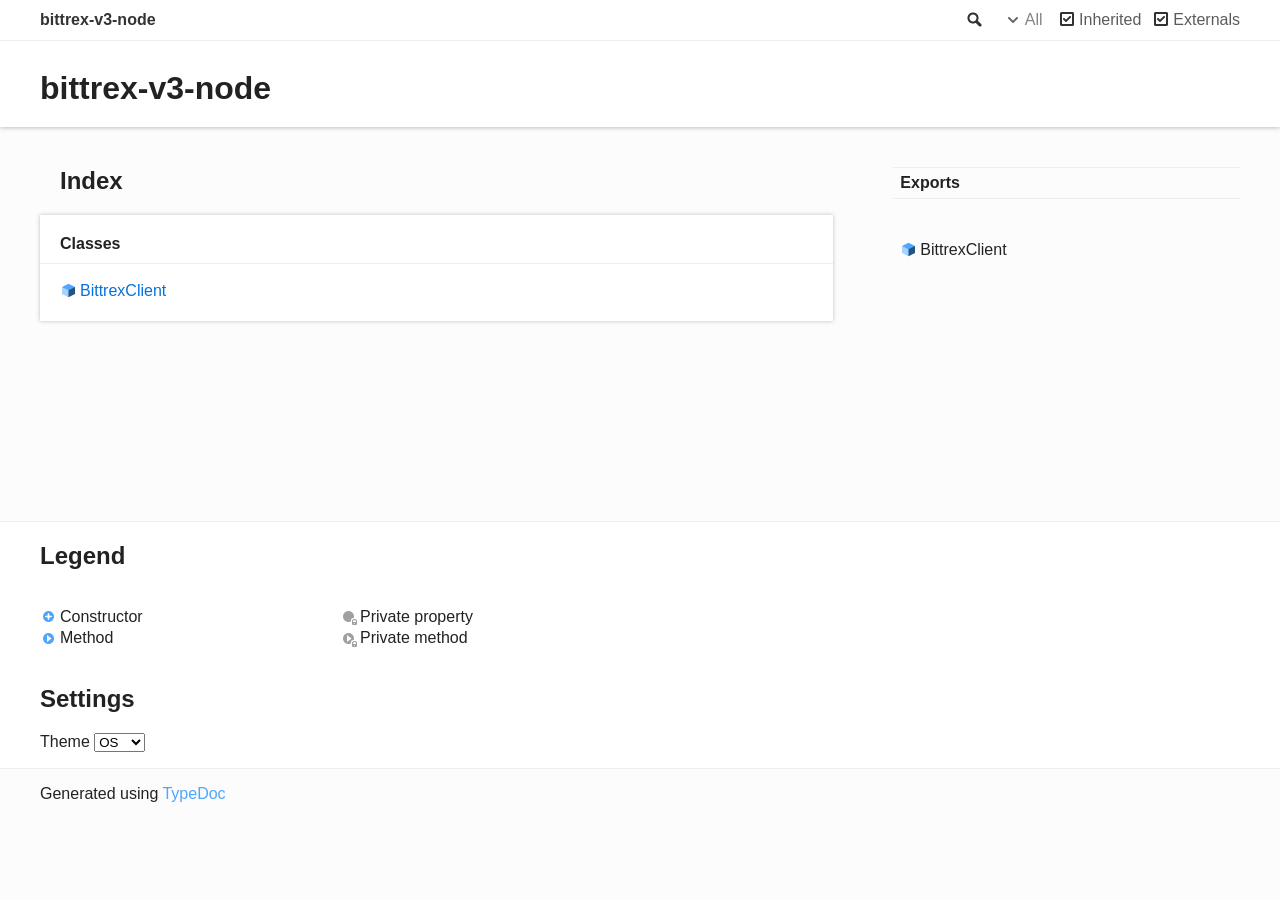
<file: modules.html>
<!DOCTYPE html><html class="default no-js"><head><meta charSet="utf-8"/><meta http-equiv="x-ua-compatible" content="IE=edge"/><title>bittrex-v3-node</title><meta name="description" content="Documentation for bittrex-v3-node"/><meta name="viewport" content="width=device-width, initial-scale=1"/><link rel="stylesheet" href="assets/style.css"/><link rel="stylesheet" href="assets/highlight.css"/><script async src="assets/search.js" id="search-script"></script></head><body><script>document.body.classList.add(localStorage.getItem("tsd-theme") || "os")</script><header><div class="tsd-page-toolbar"><div class="container"><div class="table-wrap"><div class="table-cell" id="tsd-search" data-base="."><div class="field"><label for="tsd-search-field" class="tsd-widget search no-caption">Search</label><input type="text" id="tsd-search-field"/></div><ul class="results"><li class="state loading">Preparing search index...</li><li class="state failure">The search index is not available</li></ul><a href="index.html" class="title">bittrex-v3-node</a></div><div class="table-cell" id="tsd-widgets"><div id="tsd-filter"><a href="#" class="tsd-widget options no-caption" data-toggle="options">Options</a><div class="tsd-filter-group"><div class="tsd-select" id="tsd-filter-visibility"><span class="tsd-select-label">All</span><ul class="tsd-select-list"><li data-value="public">Public</li><li data-value="protected">Public/Protected</li><li data-value="private" class="selected">All</li></ul></div> <input type="checkbox" id="tsd-filter-inherited" checked/><label class="tsd-widget" for="tsd-filter-inherited">Inherited</label><input type="checkbox" id="tsd-filter-externals" checked/><label class="tsd-widget" for="tsd-filter-externals">Externals</label></div></div><a href="#" class="tsd-widget menu no-caption" data-toggle="menu">Menu</a></div></div></div></div><div class="tsd-page-title"><div class="container"><h1>bittrex-v3-node</h1></div></div></header><div class="container container-main"><div class="row"><div class="col-8 col-content"><section class="tsd-panel-group tsd-index-group"><h2>Index</h2><section class="tsd-panel tsd-index-panel"><div class="tsd-index-content"><section class="tsd-index-section "><h3>Classes</h3><ul class="tsd-index-list"><li class="tsd-kind-class"><a href="classes/BittrexClient.html" class="tsd-kind-icon">Bittrex<wbr/>Client</a></li></ul></section></div></section></section></div><div class="col-4 col-menu menu-sticky-wrap menu-highlight"><nav class="tsd-navigation primary"><ul><li class="current"><a href="modules.html">Exports</a></li></ul></nav><nav class="tsd-navigation secondary menu-sticky"><ul><li class="tsd-kind-class"><a href="classes/BittrexClient.html" class="tsd-kind-icon">Bittrex<wbr/>Client</a></li></ul></nav></div></div></div><footer class="with-border-bottom"><div class="container"><h2>Legend</h2><div class="tsd-legend-group"><ul class="tsd-legend"><li class="tsd-kind-constructor tsd-parent-kind-class"><span class="tsd-kind-icon">Constructor</span></li><li class="tsd-kind-method tsd-parent-kind-class"><span class="tsd-kind-icon">Method</span></li></ul><ul class="tsd-legend"><li class="tsd-kind-property tsd-parent-kind-class tsd-is-private"><span class="tsd-kind-icon">Private property</span></li><li class="tsd-kind-method tsd-parent-kind-class tsd-is-private"><span class="tsd-kind-icon">Private method</span></li></ul></div><h2>Settings</h2><p>Theme <select id="theme"><option value="os">OS</option><option value="light">Light</option><option value="dark">Dark</option></select></p></div></footer><div class="container tsd-generator"><p>Generated using <a href="https://typedoc.org/" target="_blank">TypeDoc</a></p></div><div class="overlay"></div><script src="assets/main.js"></script></body></html>
</file>
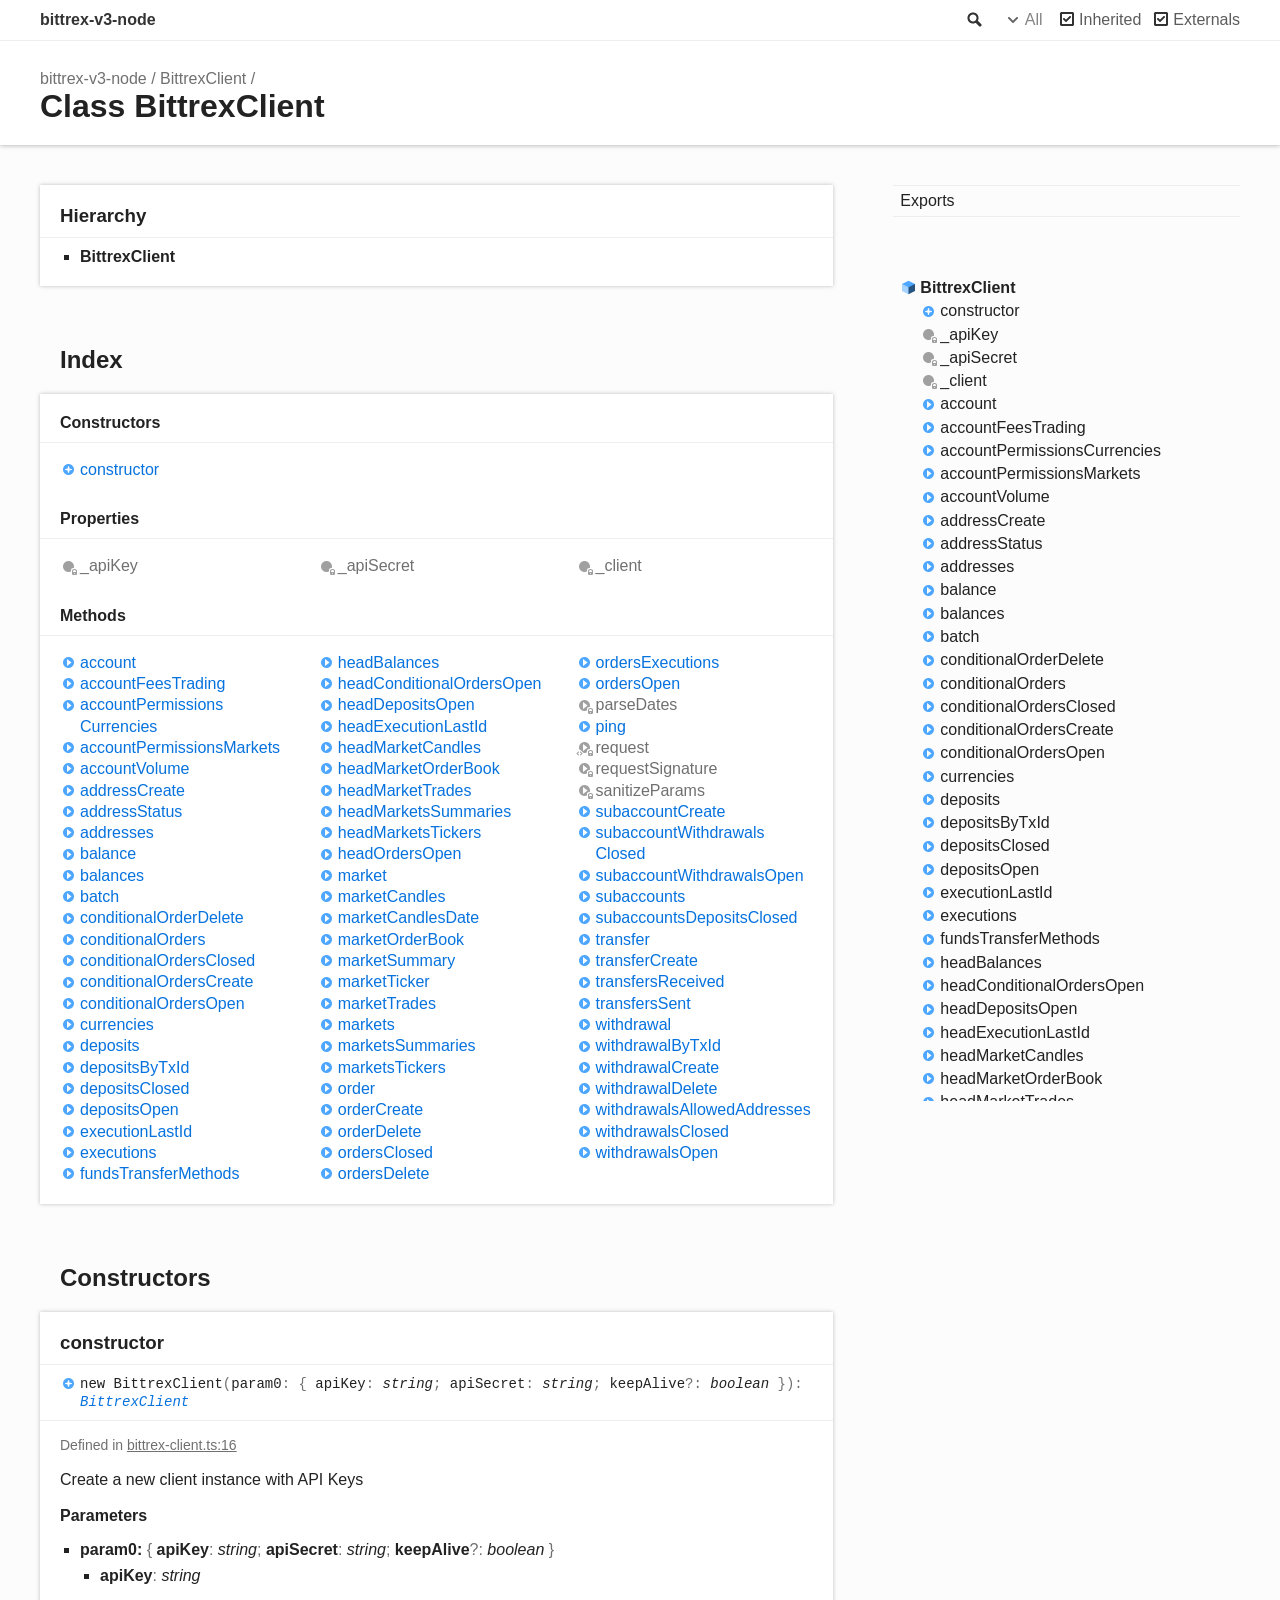
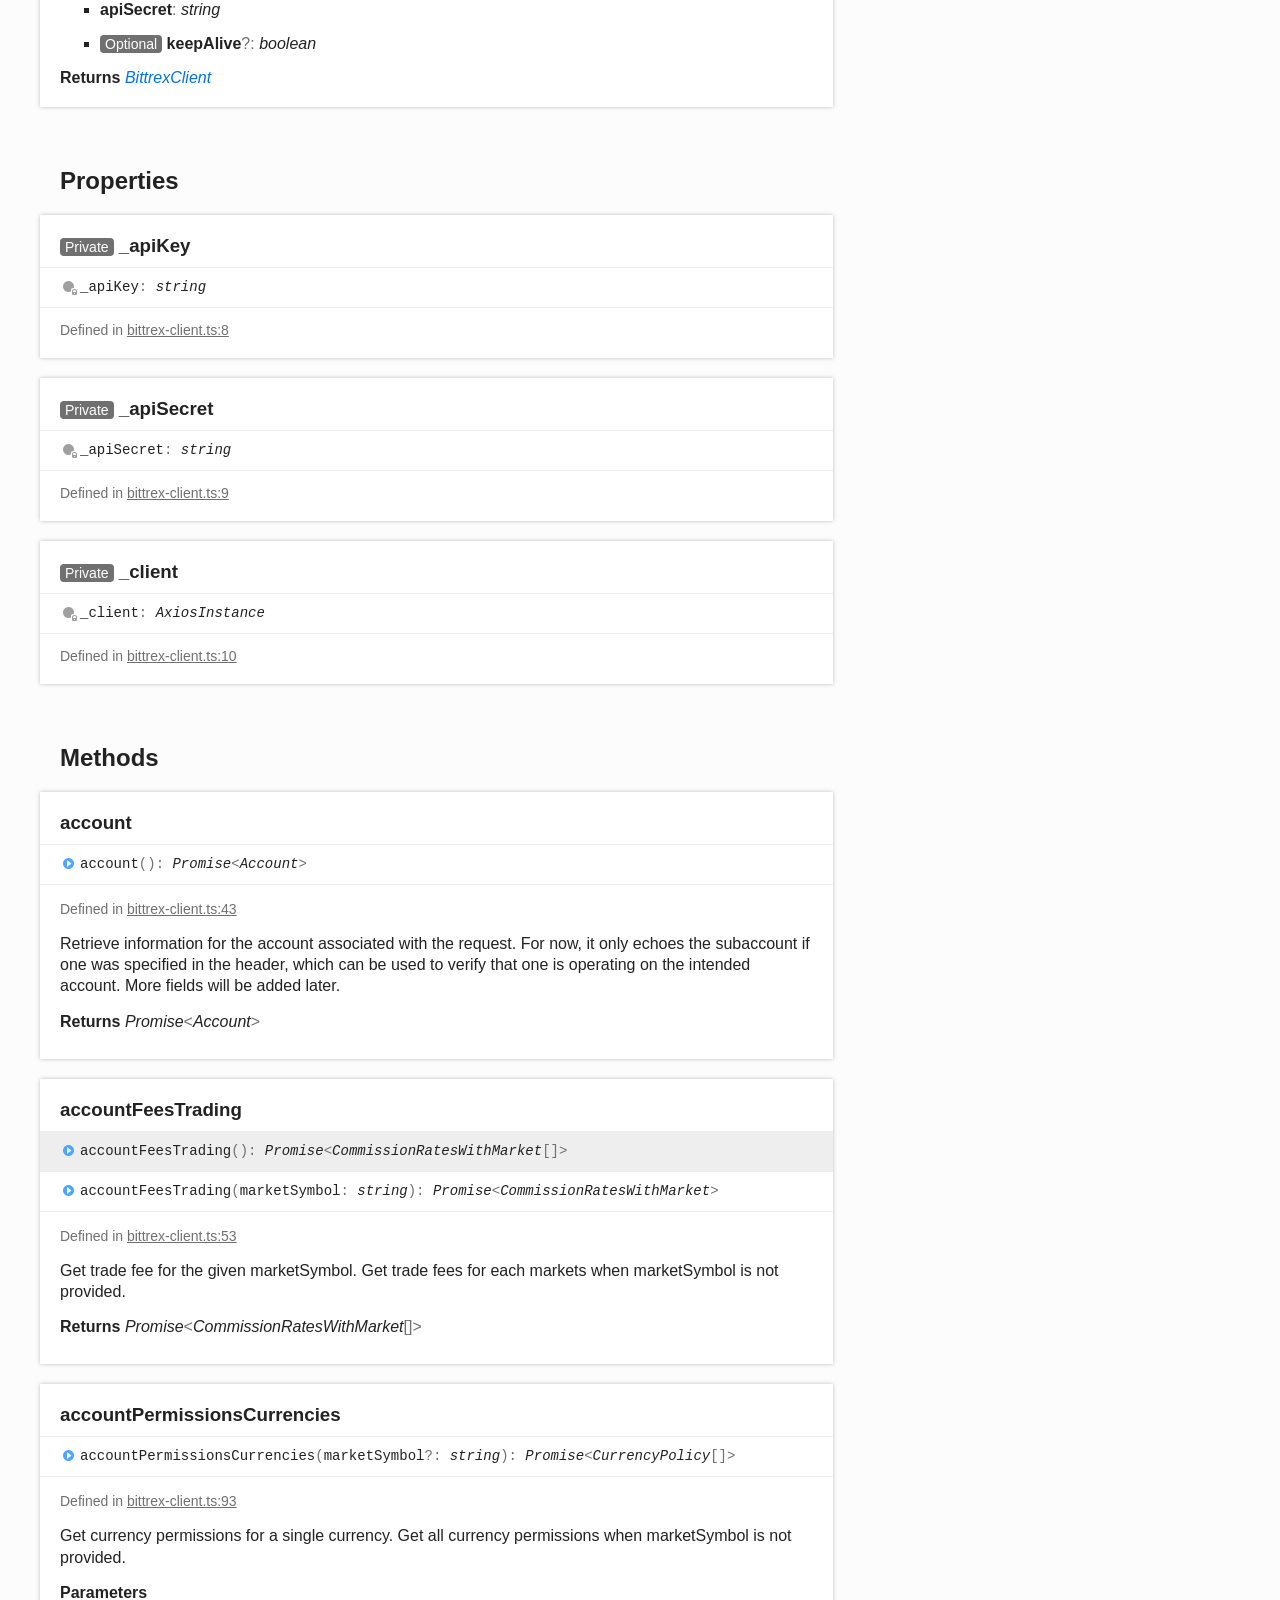
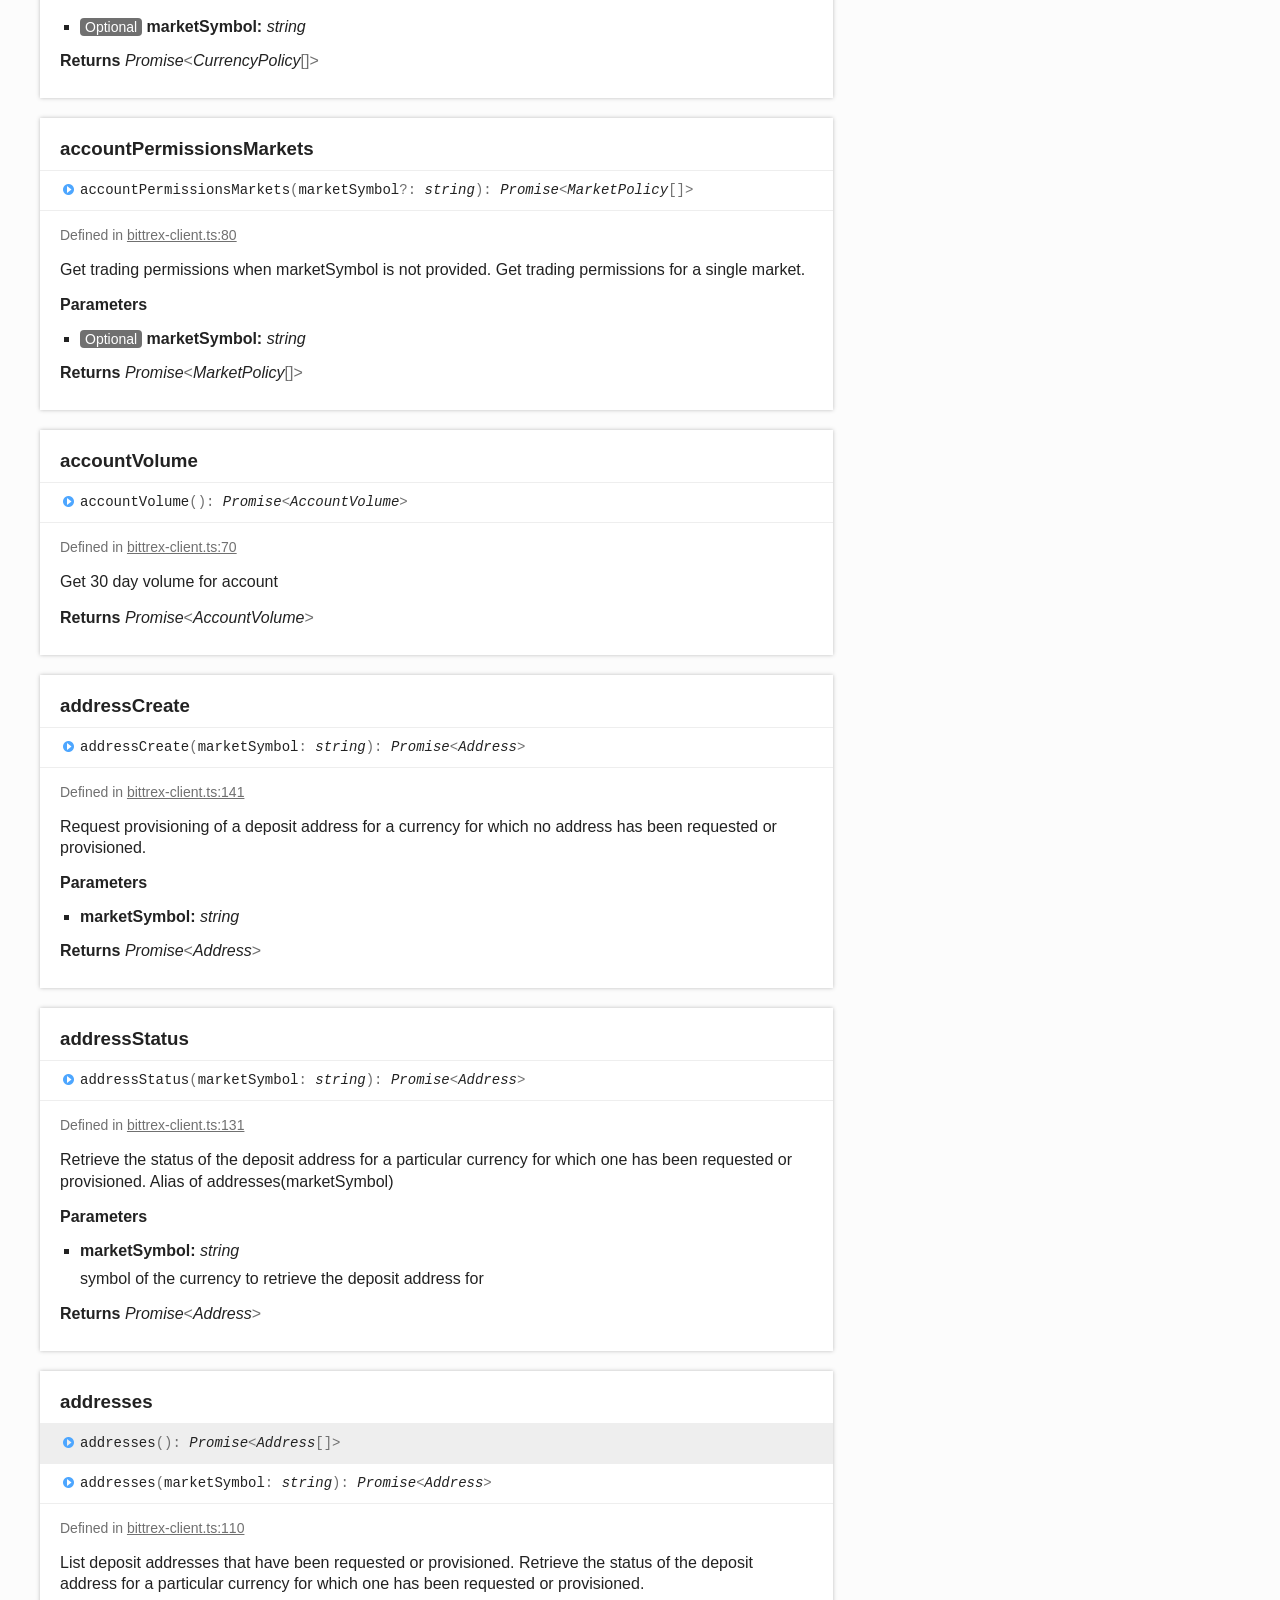
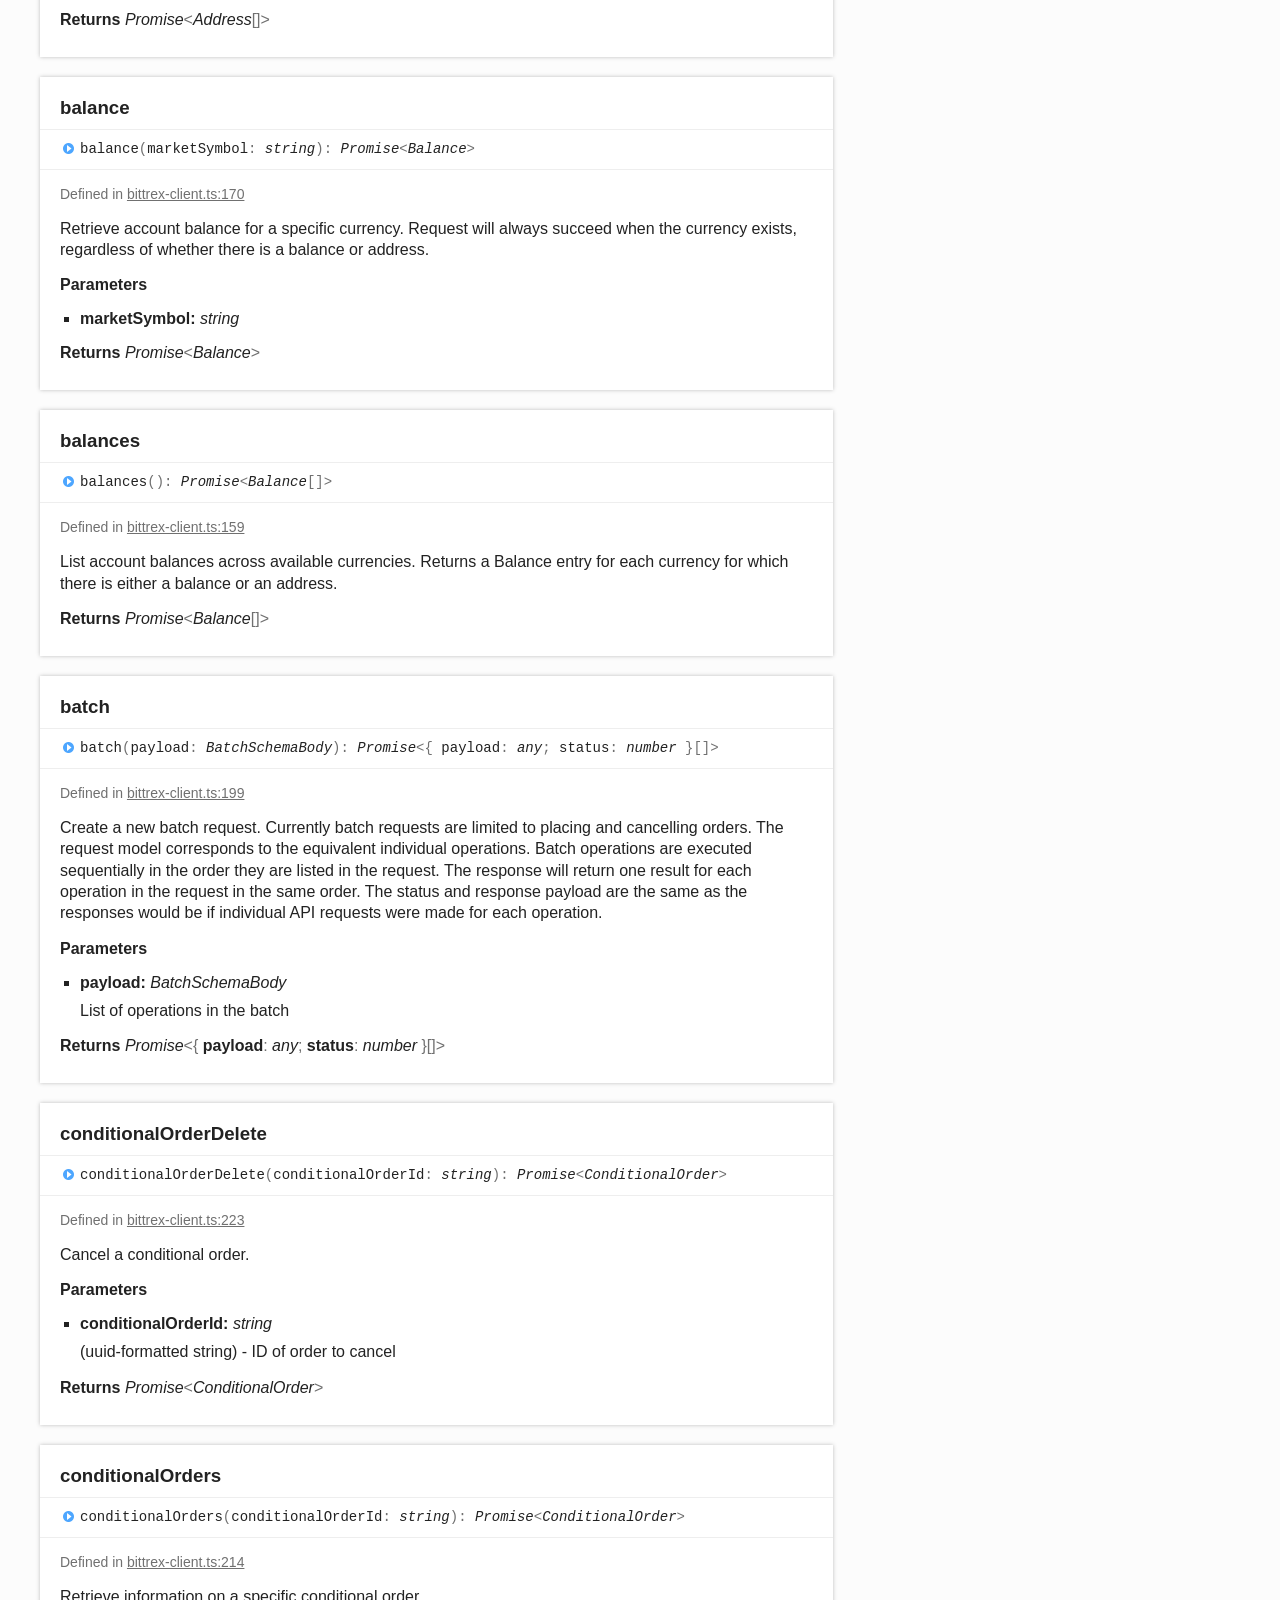
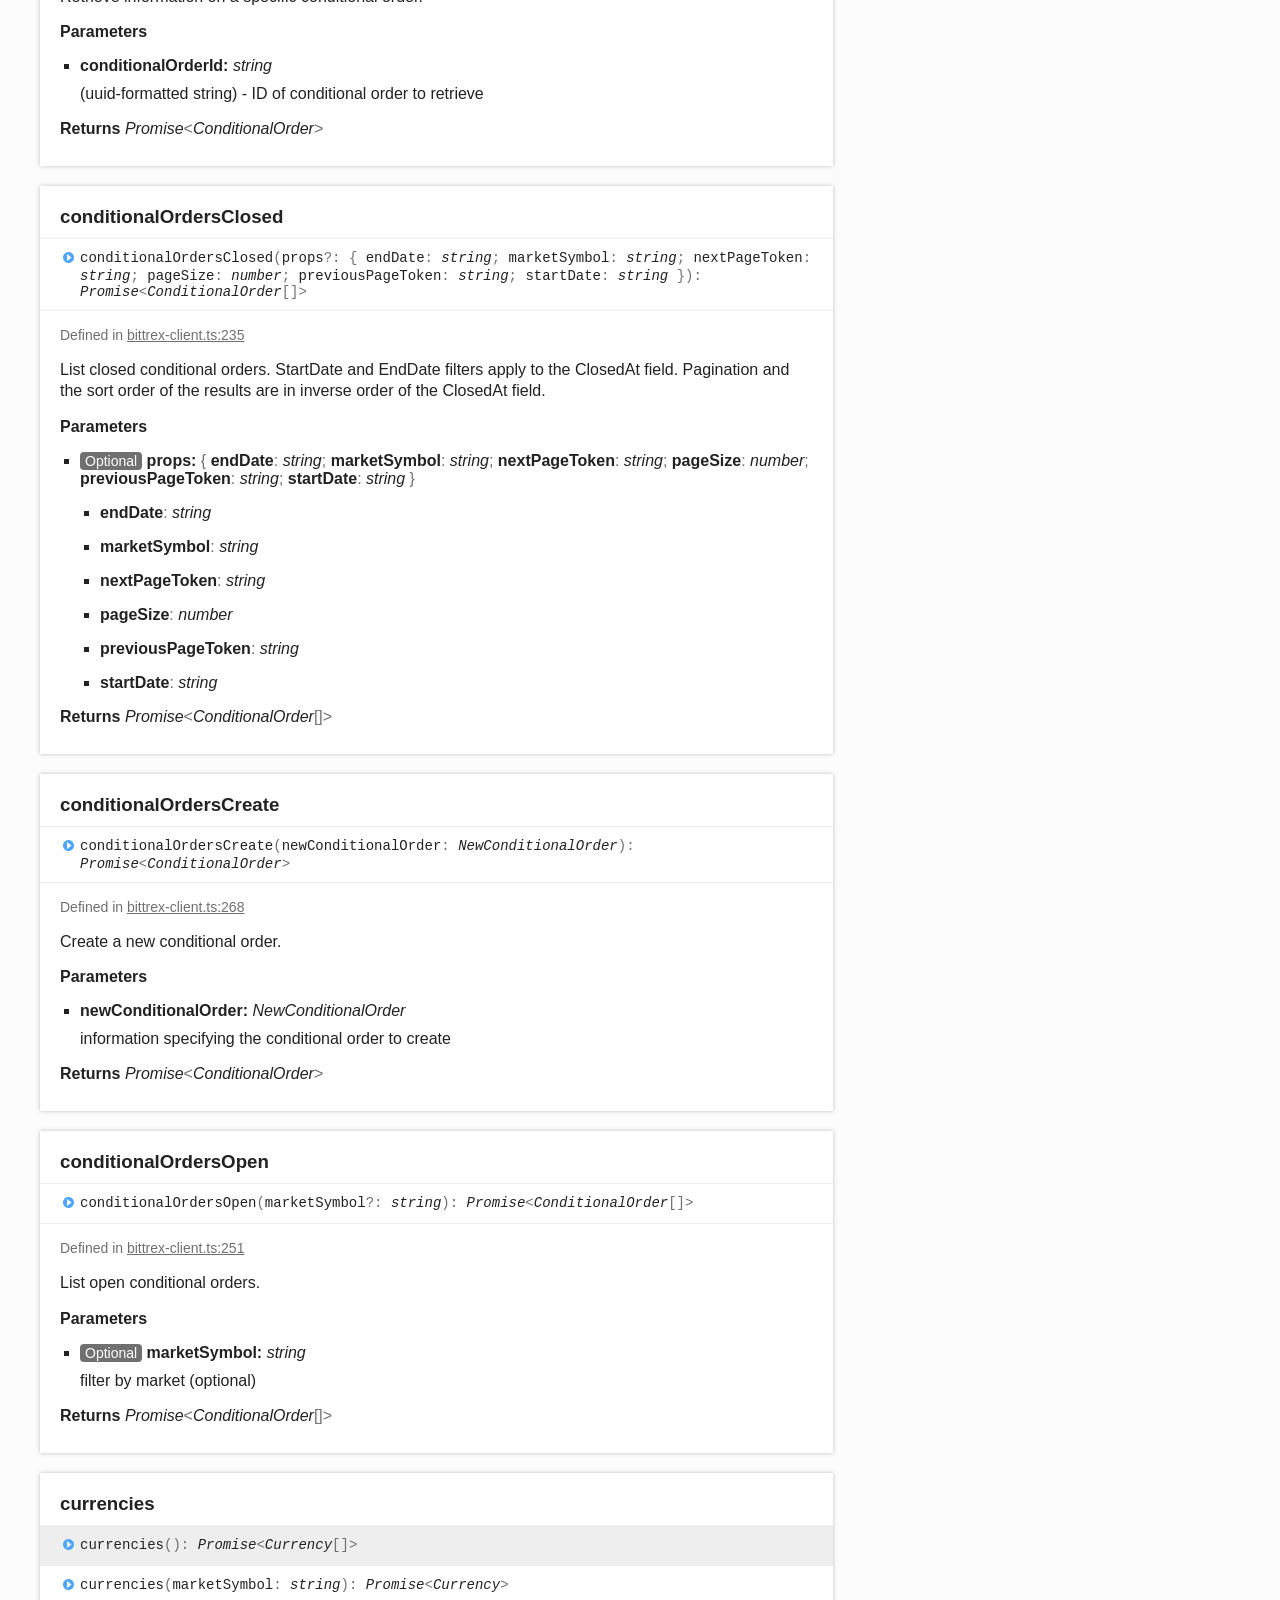
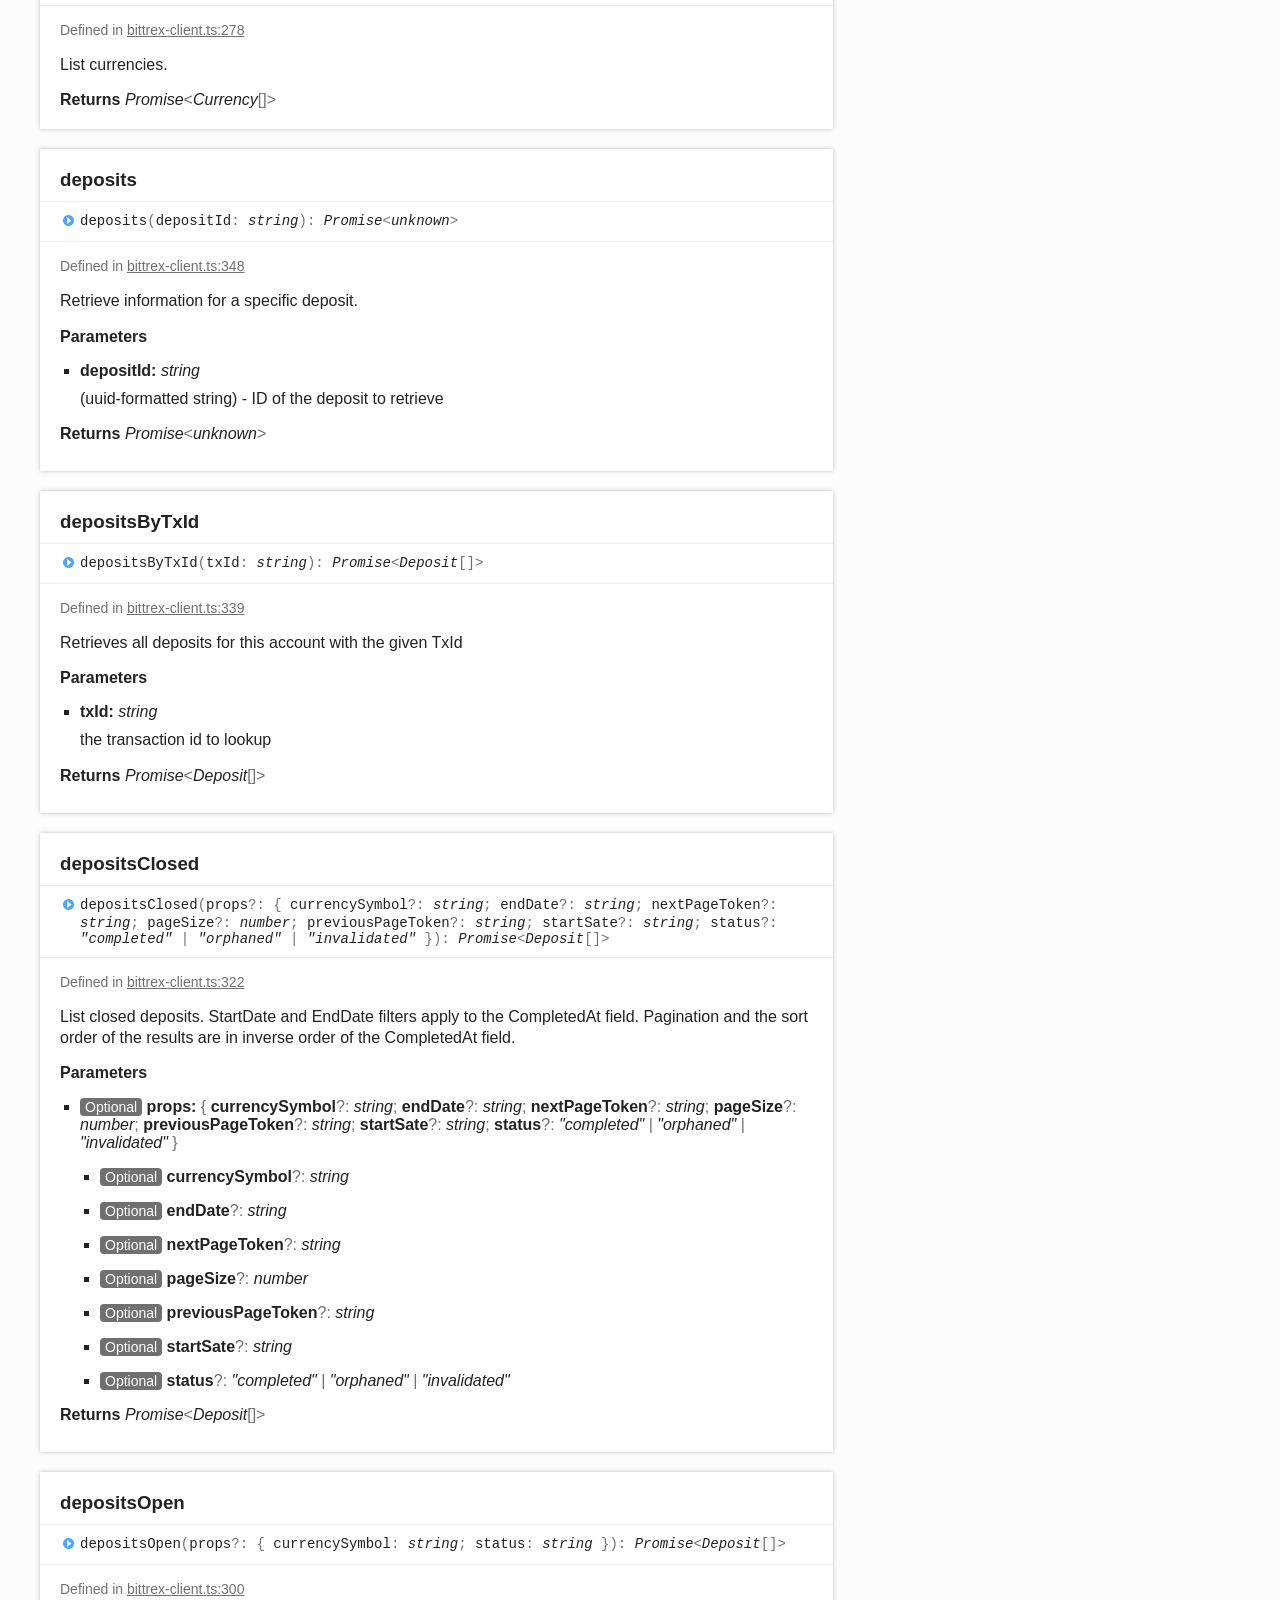
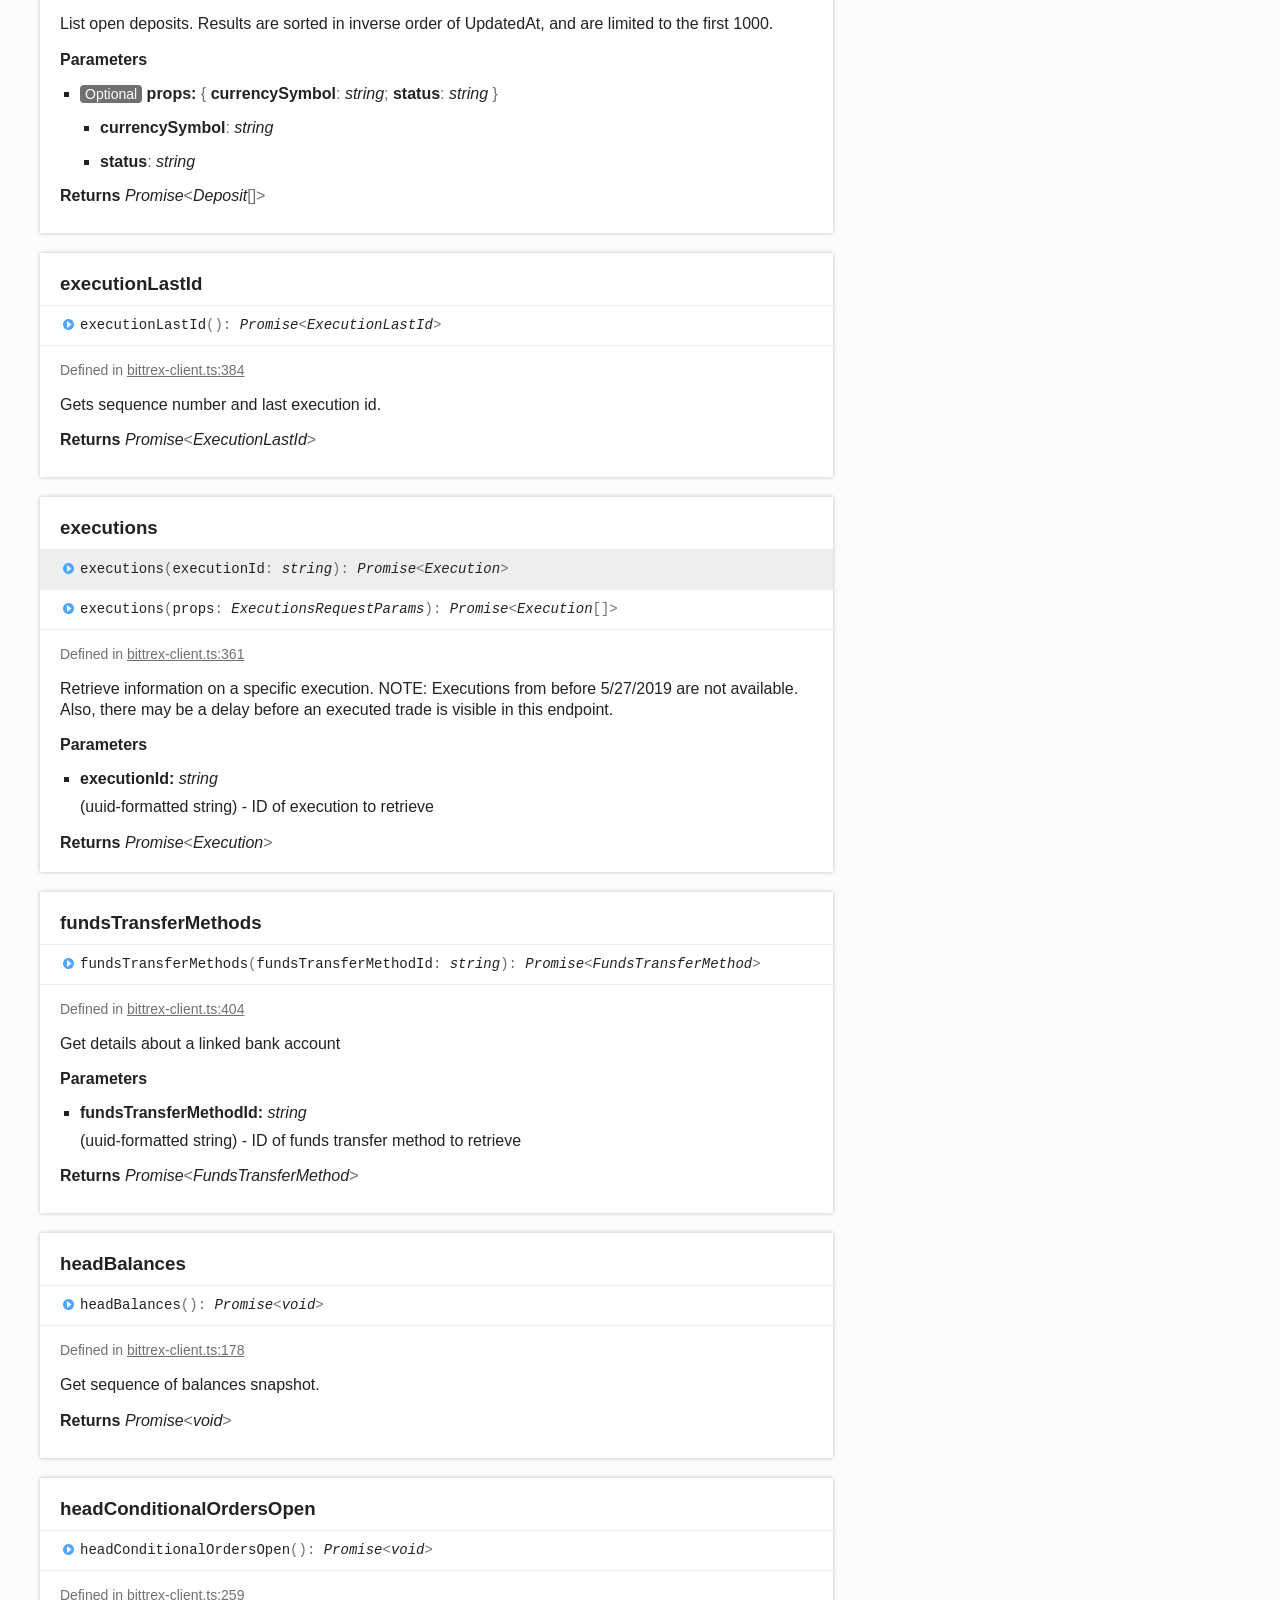
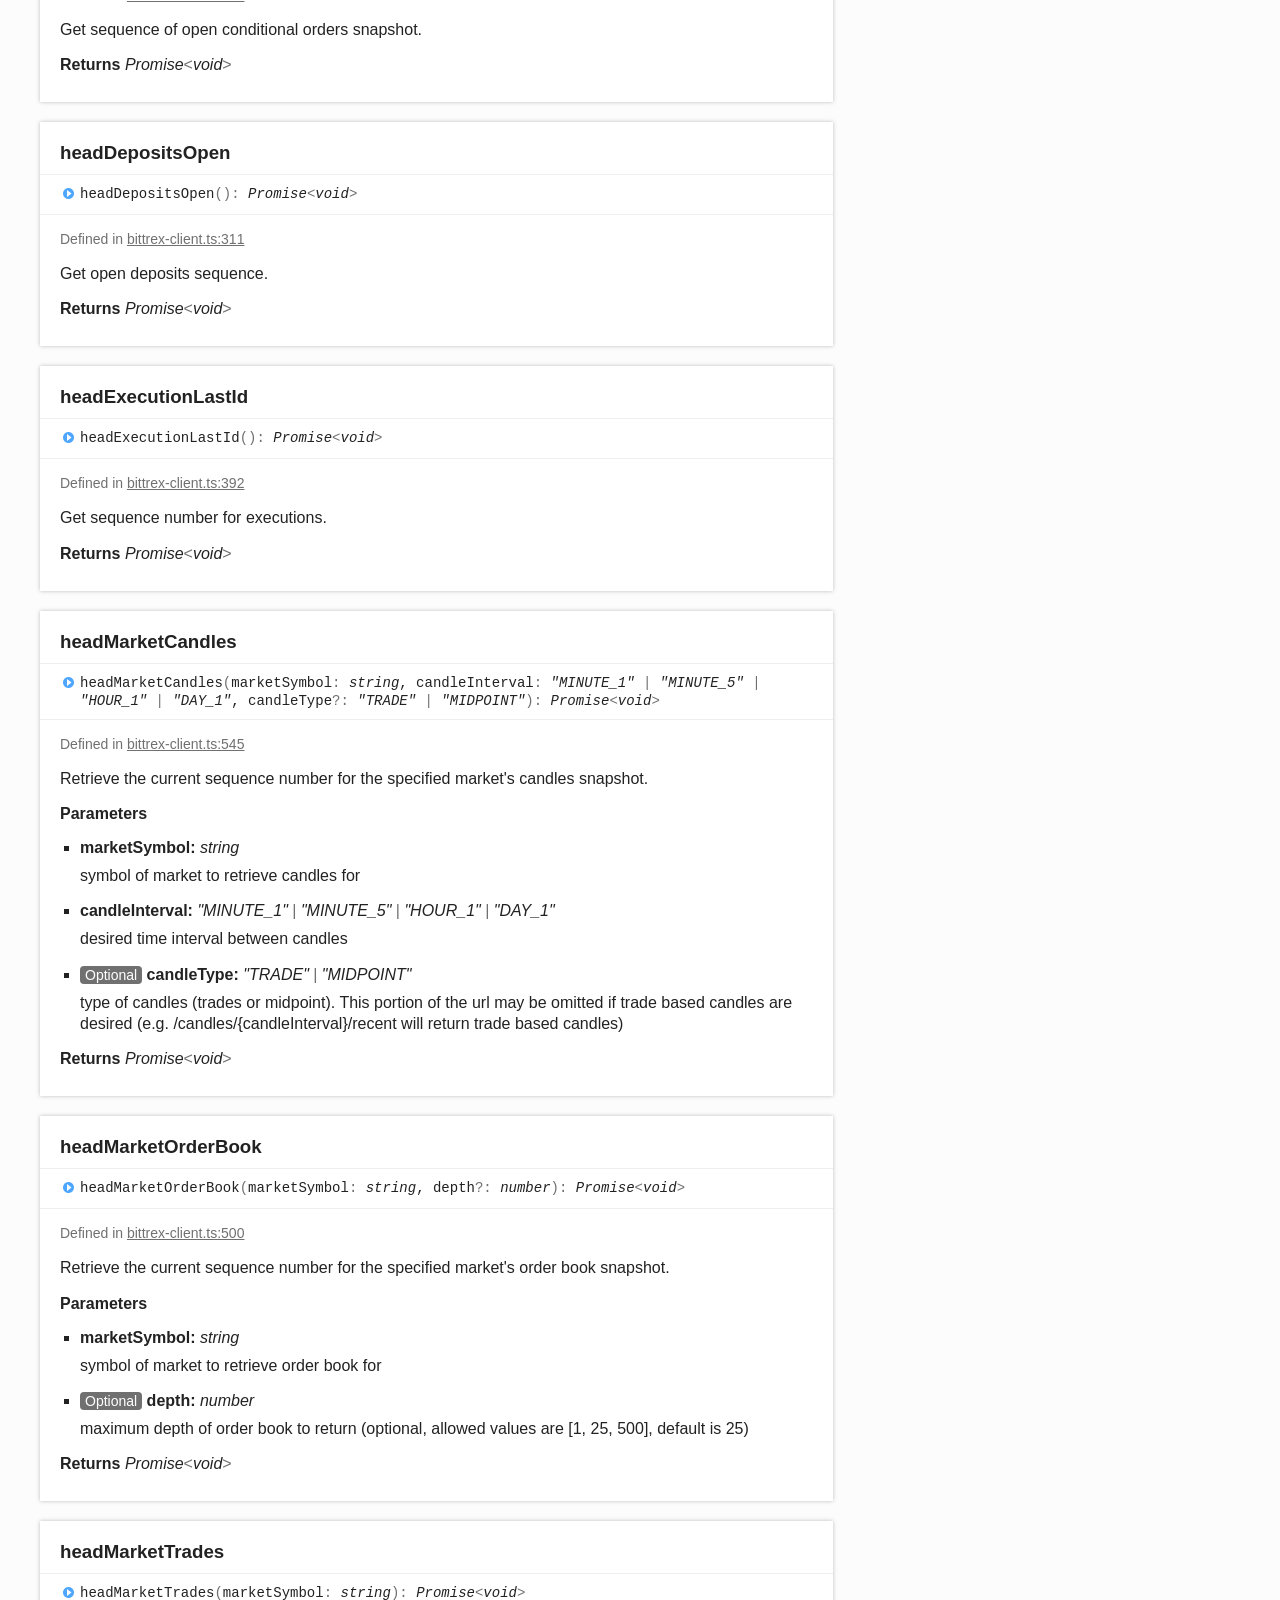
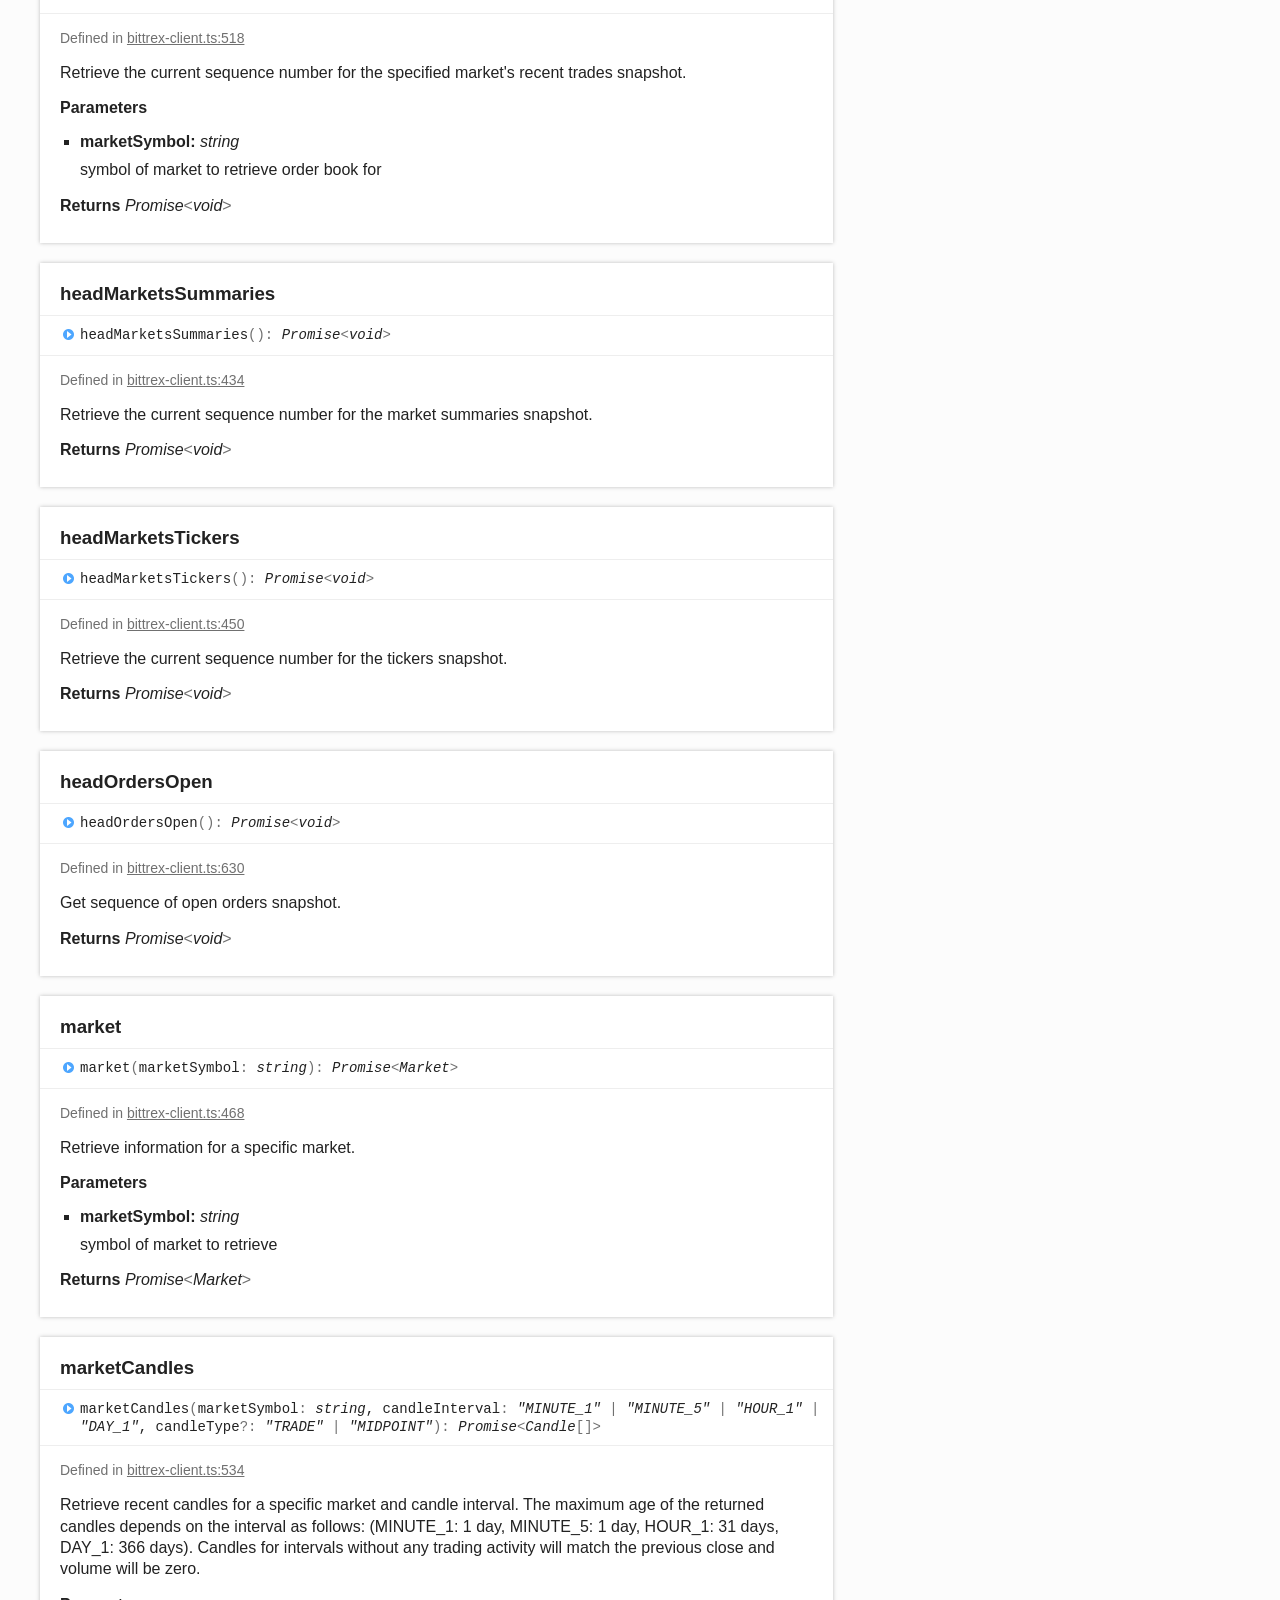
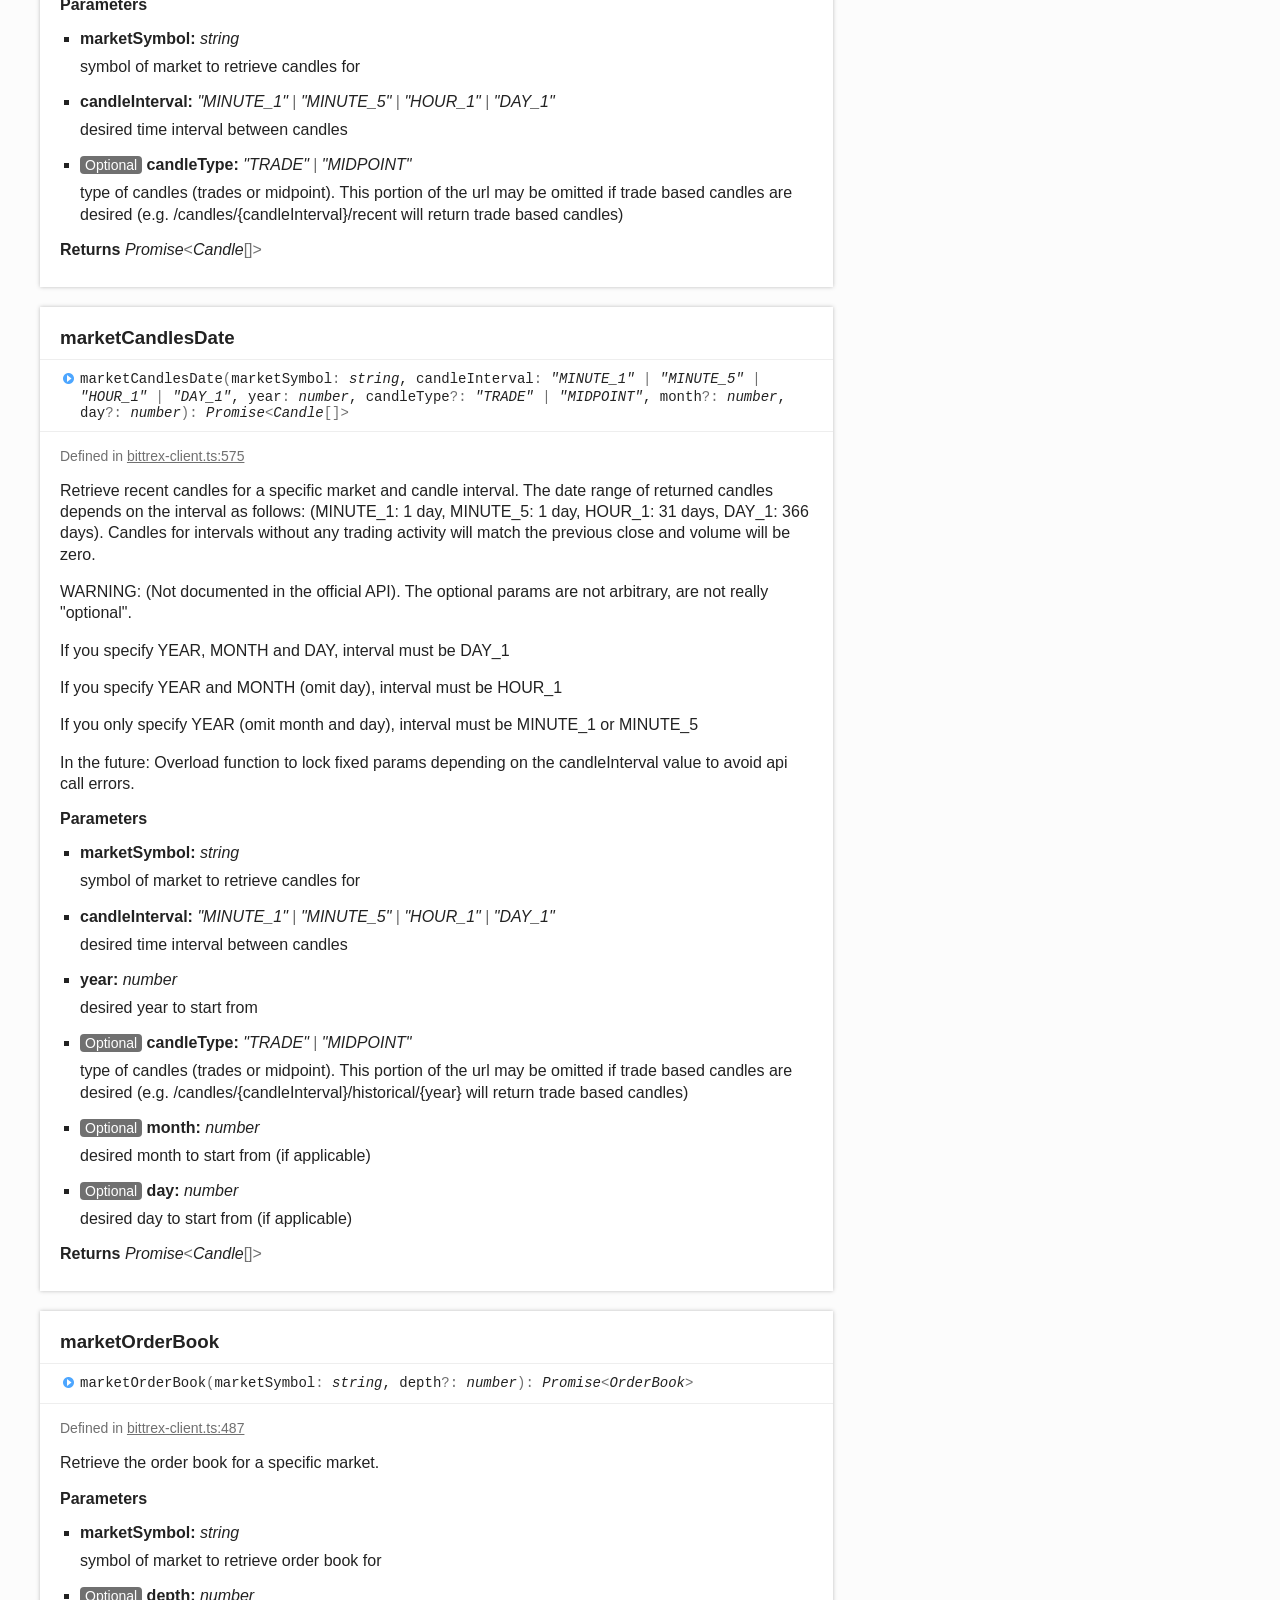
<file: classes/BittrexClient.html>
<!DOCTYPE html><html class="default no-js"><head><meta charSet="utf-8"/><meta http-equiv="x-ua-compatible" content="IE=edge"/><title>BittrexClient | bittrex-v3-node</title><meta name="description" content="Documentation for bittrex-v3-node"/><meta name="viewport" content="width=device-width, initial-scale=1"/><link rel="stylesheet" href="../assets/style.css"/><link rel="stylesheet" href="../assets/highlight.css"/><script async src="../assets/search.js" id="search-script"></script></head><body><script>document.body.classList.add(localStorage.getItem("tsd-theme") || "os")</script><header><div class="tsd-page-toolbar"><div class="container"><div class="table-wrap"><div class="table-cell" id="tsd-search" data-base=".."><div class="field"><label for="tsd-search-field" class="tsd-widget search no-caption">Search</label><input type="text" id="tsd-search-field"/></div><ul class="results"><li class="state loading">Preparing search index...</li><li class="state failure">The search index is not available</li></ul><a href="../index.html" class="title">bittrex-v3-node</a></div><div class="table-cell" id="tsd-widgets"><div id="tsd-filter"><a href="#" class="tsd-widget options no-caption" data-toggle="options">Options</a><div class="tsd-filter-group"><div class="tsd-select" id="tsd-filter-visibility"><span class="tsd-select-label">All</span><ul class="tsd-select-list"><li data-value="public">Public</li><li data-value="protected">Public/Protected</li><li data-value="private" class="selected">All</li></ul></div> <input type="checkbox" id="tsd-filter-inherited" checked/><label class="tsd-widget" for="tsd-filter-inherited">Inherited</label><input type="checkbox" id="tsd-filter-externals" checked/><label class="tsd-widget" for="tsd-filter-externals">Externals</label></div></div><a href="#" class="tsd-widget menu no-caption" data-toggle="menu">Menu</a></div></div></div></div><div class="tsd-page-title"><div class="container"><ul class="tsd-breadcrumb"><li><a href="../modules.html">bittrex-v3-node</a></li><li><a href="BittrexClient.html">BittrexClient</a></li></ul><h1>Class BittrexClient</h1></div></div></header><div class="container container-main"><div class="row"><div class="col-8 col-content"><section class="tsd-panel tsd-hierarchy"><h3>Hierarchy</h3><ul class="tsd-hierarchy"><li><span class="target">BittrexClient</span></li></ul></section><section class="tsd-panel-group tsd-index-group"><h2>Index</h2><section class="tsd-panel tsd-index-panel"><div class="tsd-index-content"><section class="tsd-index-section "><h3>Constructors</h3><ul class="tsd-index-list"><li class="tsd-kind-constructor tsd-parent-kind-class"><a href="BittrexClient.html#constructor" class="tsd-kind-icon">constructor</a></li></ul></section><section class="tsd-index-section tsd-is-private tsd-is-private-protected"><h3>Properties</h3><ul class="tsd-index-list"><li class="tsd-kind-property tsd-parent-kind-class tsd-is-private"><a href="BittrexClient.html#_apiKey" class="tsd-kind-icon">_api<wbr/>Key</a></li><li class="tsd-kind-property tsd-parent-kind-class tsd-is-private"><a href="BittrexClient.html#_apiSecret" class="tsd-kind-icon">_api<wbr/>Secret</a></li><li class="tsd-kind-property tsd-parent-kind-class tsd-is-private"><a href="BittrexClient.html#_client" class="tsd-kind-icon">_client</a></li></ul></section><section class="tsd-index-section "><h3>Methods</h3><ul class="tsd-index-list"><li class="tsd-kind-method tsd-parent-kind-class"><a href="BittrexClient.html#account" class="tsd-kind-icon">account</a></li><li class="tsd-kind-method tsd-parent-kind-class"><a href="BittrexClient.html#accountFeesTrading" class="tsd-kind-icon">account<wbr/>Fees<wbr/>Trading</a></li><li class="tsd-kind-method tsd-parent-kind-class"><a href="BittrexClient.html#accountPermissionsCurrencies" class="tsd-kind-icon">account<wbr/>Permissions<wbr/>Currencies</a></li><li class="tsd-kind-method tsd-parent-kind-class"><a href="BittrexClient.html#accountPermissionsMarkets" class="tsd-kind-icon">account<wbr/>Permissions<wbr/>Markets</a></li><li class="tsd-kind-method tsd-parent-kind-class"><a href="BittrexClient.html#accountVolume" class="tsd-kind-icon">account<wbr/>Volume</a></li><li class="tsd-kind-method tsd-parent-kind-class"><a href="BittrexClient.html#addressCreate" class="tsd-kind-icon">address<wbr/>Create</a></li><li class="tsd-kind-method tsd-parent-kind-class"><a href="BittrexClient.html#addressStatus" class="tsd-kind-icon">address<wbr/>Status</a></li><li class="tsd-kind-method tsd-parent-kind-class"><a href="BittrexClient.html#addresses" class="tsd-kind-icon">addresses</a></li><li class="tsd-kind-method tsd-parent-kind-class"><a href="BittrexClient.html#balance" class="tsd-kind-icon">balance</a></li><li class="tsd-kind-method tsd-parent-kind-class"><a href="BittrexClient.html#balances" class="tsd-kind-icon">balances</a></li><li class="tsd-kind-method tsd-parent-kind-class"><a href="BittrexClient.html#batch" class="tsd-kind-icon">batch</a></li><li class="tsd-kind-method tsd-parent-kind-class"><a href="BittrexClient.html#conditionalOrderDelete" class="tsd-kind-icon">conditional<wbr/>Order<wbr/>Delete</a></li><li class="tsd-kind-method tsd-parent-kind-class"><a href="BittrexClient.html#conditionalOrders" class="tsd-kind-icon">conditional<wbr/>Orders</a></li><li class="tsd-kind-method tsd-parent-kind-class"><a href="BittrexClient.html#conditionalOrdersClosed" class="tsd-kind-icon">conditional<wbr/>Orders<wbr/>Closed</a></li><li class="tsd-kind-method tsd-parent-kind-class"><a href="BittrexClient.html#conditionalOrdersCreate" class="tsd-kind-icon">conditional<wbr/>Orders<wbr/>Create</a></li><li class="tsd-kind-method tsd-parent-kind-class"><a href="BittrexClient.html#conditionalOrdersOpen" class="tsd-kind-icon">conditional<wbr/>Orders<wbr/>Open</a></li><li class="tsd-kind-method tsd-parent-kind-class"><a href="BittrexClient.html#currencies" class="tsd-kind-icon">currencies</a></li><li class="tsd-kind-method tsd-parent-kind-class"><a href="BittrexClient.html#deposits" class="tsd-kind-icon">deposits</a></li><li class="tsd-kind-method tsd-parent-kind-class"><a href="BittrexClient.html#depositsByTxId" class="tsd-kind-icon">deposits<wbr/>By<wbr/>Tx<wbr/>Id</a></li><li class="tsd-kind-method tsd-parent-kind-class"><a href="BittrexClient.html#depositsClosed" class="tsd-kind-icon">deposits<wbr/>Closed</a></li><li class="tsd-kind-method tsd-parent-kind-class"><a href="BittrexClient.html#depositsOpen" class="tsd-kind-icon">deposits<wbr/>Open</a></li><li class="tsd-kind-method tsd-parent-kind-class"><a href="BittrexClient.html#executionLastId" class="tsd-kind-icon">execution<wbr/>Last<wbr/>Id</a></li><li class="tsd-kind-method tsd-parent-kind-class"><a href="BittrexClient.html#executions" class="tsd-kind-icon">executions</a></li><li class="tsd-kind-method tsd-parent-kind-class"><a href="BittrexClient.html#fundsTransferMethods" class="tsd-kind-icon">funds<wbr/>Transfer<wbr/>Methods</a></li><li class="tsd-kind-method tsd-parent-kind-class"><a href="BittrexClient.html#headBalances" class="tsd-kind-icon">head<wbr/>Balances</a></li><li class="tsd-kind-method tsd-parent-kind-class"><a href="BittrexClient.html#headConditionalOrdersOpen" class="tsd-kind-icon">head<wbr/>Conditional<wbr/>Orders<wbr/>Open</a></li><li class="tsd-kind-method tsd-parent-kind-class"><a href="BittrexClient.html#headDepositsOpen" class="tsd-kind-icon">head<wbr/>Deposits<wbr/>Open</a></li><li class="tsd-kind-method tsd-parent-kind-class"><a href="BittrexClient.html#headExecutionLastId" class="tsd-kind-icon">head<wbr/>Execution<wbr/>Last<wbr/>Id</a></li><li class="tsd-kind-method tsd-parent-kind-class"><a href="BittrexClient.html#headMarketCandles" class="tsd-kind-icon">head<wbr/>Market<wbr/>Candles</a></li><li class="tsd-kind-method tsd-parent-kind-class"><a href="BittrexClient.html#headMarketOrderBook" class="tsd-kind-icon">head<wbr/>Market<wbr/>Order<wbr/>Book</a></li><li class="tsd-kind-method tsd-parent-kind-class"><a href="BittrexClient.html#headMarketTrades" class="tsd-kind-icon">head<wbr/>Market<wbr/>Trades</a></li><li class="tsd-kind-method tsd-parent-kind-class"><a href="BittrexClient.html#headMarketsSummaries" class="tsd-kind-icon">head<wbr/>Markets<wbr/>Summaries</a></li><li class="tsd-kind-method tsd-parent-kind-class"><a href="BittrexClient.html#headMarketsTickers" class="tsd-kind-icon">head<wbr/>Markets<wbr/>Tickers</a></li><li class="tsd-kind-method tsd-parent-kind-class"><a href="BittrexClient.html#headOrdersOpen" class="tsd-kind-icon">head<wbr/>Orders<wbr/>Open</a></li><li class="tsd-kind-method tsd-parent-kind-class"><a href="BittrexClient.html#market" class="tsd-kind-icon">market</a></li><li class="tsd-kind-method tsd-parent-kind-class"><a href="BittrexClient.html#marketCandles" class="tsd-kind-icon">market<wbr/>Candles</a></li><li class="tsd-kind-method tsd-parent-kind-class"><a href="BittrexClient.html#marketCandlesDate" class="tsd-kind-icon">market<wbr/>Candles<wbr/>Date</a></li><li class="tsd-kind-method tsd-parent-kind-class"><a href="BittrexClient.html#marketOrderBook" class="tsd-kind-icon">market<wbr/>Order<wbr/>Book</a></li><li class="tsd-kind-method tsd-parent-kind-class"><a href="BittrexClient.html#marketSummary" class="tsd-kind-icon">market<wbr/>Summary</a></li><li class="tsd-kind-method tsd-parent-kind-class"><a href="BittrexClient.html#marketTicker" class="tsd-kind-icon">market<wbr/>Ticker</a></li><li class="tsd-kind-method tsd-parent-kind-class"><a href="BittrexClient.html#marketTrades" class="tsd-kind-icon">market<wbr/>Trades</a></li><li class="tsd-kind-method tsd-parent-kind-class"><a href="BittrexClient.html#markets" class="tsd-kind-icon">markets</a></li><li class="tsd-kind-method tsd-parent-kind-class"><a href="BittrexClient.html#marketsSummaries" class="tsd-kind-icon">markets<wbr/>Summaries</a></li><li class="tsd-kind-method tsd-parent-kind-class"><a href="BittrexClient.html#marketsTickers" class="tsd-kind-icon">markets<wbr/>Tickers</a></li><li class="tsd-kind-method tsd-parent-kind-class"><a href="BittrexClient.html#order" class="tsd-kind-icon">order</a></li><li class="tsd-kind-method tsd-parent-kind-class"><a href="BittrexClient.html#orderCreate" class="tsd-kind-icon">order<wbr/>Create</a></li><li class="tsd-kind-method tsd-parent-kind-class"><a href="BittrexClient.html#orderDelete" class="tsd-kind-icon">order<wbr/>Delete</a></li><li class="tsd-kind-method tsd-parent-kind-class"><a href="BittrexClient.html#ordersClosed" class="tsd-kind-icon">orders<wbr/>Closed</a></li><li class="tsd-kind-method tsd-parent-kind-class"><a href="BittrexClient.html#ordersDelete" class="tsd-kind-icon">orders<wbr/>Delete</a></li><li class="tsd-kind-method tsd-parent-kind-class"><a href="BittrexClient.html#ordersExecutions" class="tsd-kind-icon">orders<wbr/>Executions</a></li><li class="tsd-kind-method tsd-parent-kind-class"><a href="BittrexClient.html#ordersOpen" class="tsd-kind-icon">orders<wbr/>Open</a></li><li class="tsd-kind-method tsd-parent-kind-class tsd-is-private"><a href="BittrexClient.html#parseDates" class="tsd-kind-icon">parse<wbr/>Dates</a></li><li class="tsd-kind-method tsd-parent-kind-class"><a href="BittrexClient.html#ping" class="tsd-kind-icon">ping</a></li><li class="tsd-kind-method tsd-parent-kind-class tsd-has-type-parameter tsd-is-private"><a href="BittrexClient.html#request" class="tsd-kind-icon">request</a></li><li class="tsd-kind-method tsd-parent-kind-class tsd-is-private"><a href="BittrexClient.html#requestSignature" class="tsd-kind-icon">request<wbr/>Signature</a></li><li class="tsd-kind-method tsd-parent-kind-class tsd-is-private"><a href="BittrexClient.html#sanitizeParams" class="tsd-kind-icon">sanitize<wbr/>Params</a></li><li class="tsd-kind-method tsd-parent-kind-class"><a href="BittrexClient.html#subaccountCreate" class="tsd-kind-icon">subaccount<wbr/>Create</a></li><li class="tsd-kind-method tsd-parent-kind-class"><a href="BittrexClient.html#subaccountWithdrawalsClosed" class="tsd-kind-icon">subaccount<wbr/>Withdrawals<wbr/>Closed</a></li><li class="tsd-kind-method tsd-parent-kind-class"><a href="BittrexClient.html#subaccountWithdrawalsOpen" class="tsd-kind-icon">subaccount<wbr/>Withdrawals<wbr/>Open</a></li><li class="tsd-kind-method tsd-parent-kind-class"><a href="BittrexClient.html#subaccounts" class="tsd-kind-icon">subaccounts</a></li><li class="tsd-kind-method tsd-parent-kind-class"><a href="BittrexClient.html#subaccountsDepositsClosed" class="tsd-kind-icon">subaccounts<wbr/>Deposits<wbr/>Closed</a></li><li class="tsd-kind-method tsd-parent-kind-class"><a href="BittrexClient.html#transfer" class="tsd-kind-icon">transfer</a></li><li class="tsd-kind-method tsd-parent-kind-class"><a href="BittrexClient.html#transferCreate" class="tsd-kind-icon">transfer<wbr/>Create</a></li><li class="tsd-kind-method tsd-parent-kind-class"><a href="BittrexClient.html#transfersReceived" class="tsd-kind-icon">transfers<wbr/>Received</a></li><li class="tsd-kind-method tsd-parent-kind-class"><a href="BittrexClient.html#transfersSent" class="tsd-kind-icon">transfers<wbr/>Sent</a></li><li class="tsd-kind-method tsd-parent-kind-class"><a href="BittrexClient.html#withdrawal" class="tsd-kind-icon">withdrawal</a></li><li class="tsd-kind-method tsd-parent-kind-class"><a href="BittrexClient.html#withdrawalByTxId" class="tsd-kind-icon">withdrawal<wbr/>By<wbr/>Tx<wbr/>Id</a></li><li class="tsd-kind-method tsd-parent-kind-class"><a href="BittrexClient.html#withdrawalCreate" class="tsd-kind-icon">withdrawal<wbr/>Create</a></li><li class="tsd-kind-method tsd-parent-kind-class"><a href="BittrexClient.html#withdrawalDelete" class="tsd-kind-icon">withdrawal<wbr/>Delete</a></li><li class="tsd-kind-method tsd-parent-kind-class"><a href="BittrexClient.html#withdrawalsAllowedAddresses" class="tsd-kind-icon">withdrawals<wbr/>Allowed<wbr/>Addresses</a></li><li class="tsd-kind-method tsd-parent-kind-class"><a href="BittrexClient.html#withdrawalsClosed" class="tsd-kind-icon">withdrawals<wbr/>Closed</a></li><li class="tsd-kind-method tsd-parent-kind-class"><a href="BittrexClient.html#withdrawalsOpen" class="tsd-kind-icon">withdrawals<wbr/>Open</a></li></ul></section></div></section></section><section class="tsd-panel-group tsd-member-group "><h2>Constructors</h2><section class="tsd-panel tsd-member tsd-kind-constructor tsd-parent-kind-class"><a id="constructor" class="tsd-anchor"></a><h3>constructor</h3><ul class="tsd-signatures tsd-kind-constructor tsd-parent-kind-class"><li class="tsd-signature tsd-kind-icon">new <wbr/>Bittrex<wbr/>Client<span class="tsd-signature-symbol">(</span>param0<span class="tsd-signature-symbol">: </span><span class="tsd-signature-symbol">{ </span>apiKey<span class="tsd-signature-symbol">: </span><span class="tsd-signature-type">string</span><span class="tsd-signature-symbol">; </span>apiSecret<span class="tsd-signature-symbol">: </span><span class="tsd-signature-type">string</span><span class="tsd-signature-symbol">; </span>keepAlive<span class="tsd-signature-symbol">?: </span><span class="tsd-signature-type">boolean</span><span class="tsd-signature-symbol"> }</span><span class="tsd-signature-symbol">)</span><span class="tsd-signature-symbol">: </span><a href="BittrexClient.html" class="tsd-signature-type" data-tsd-kind="Class">BittrexClient</a></li></ul><ul class="tsd-descriptions"><li class="tsd-description"><aside class="tsd-sources"><ul><li>Defined in <a href="https://github.com/JAlbertoGonzalez/bittrex-node/blob/934fc9c/src/bittrex-client.ts#L16">bittrex-client.ts:16</a></li></ul></aside><div class="tsd-comment tsd-typography"><div class="lead">
<p>Create a new client instance with API Keys</p>
</div></div><h4 class="tsd-parameters-title">Parameters</h4><ul class="tsd-parameters"><li><h5>param0: <span class="tsd-signature-symbol">{ </span>apiKey<span class="tsd-signature-symbol">: </span><span class="tsd-signature-type">string</span><span class="tsd-signature-symbol">; </span>apiSecret<span class="tsd-signature-symbol">: </span><span class="tsd-signature-type">string</span><span class="tsd-signature-symbol">; </span>keepAlive<span class="tsd-signature-symbol">?: </span><span class="tsd-signature-type">boolean</span><span class="tsd-signature-symbol"> }</span></h5><div class="tsd-comment tsd-typography"><div class="lead">
</div></div><ul class="tsd-parameters"><li class="tsd-parameter"><h5>api<wbr/>Key<span class="tsd-signature-symbol">: </span><span class="tsd-signature-type">string</span></h5></li><li class="tsd-parameter"><h5>api<wbr/>Secret<span class="tsd-signature-symbol">: </span><span class="tsd-signature-type">string</span></h5></li><li class="tsd-parameter"><h5><span class="tsd-flag ts-flagOptional">Optional</span> keep<wbr/>Alive<span class="tsd-signature-symbol">?: </span><span class="tsd-signature-type">boolean</span></h5></li></ul></li></ul><h4 class="tsd-returns-title">Returns <a href="BittrexClient.html" class="tsd-signature-type" data-tsd-kind="Class">BittrexClient</a></h4></li></ul></section></section><section class="tsd-panel-group tsd-member-group tsd-is-private tsd-is-private-protected"><h2>Properties</h2><section class="tsd-panel tsd-member tsd-kind-property tsd-parent-kind-class tsd-is-private"><a id="_apiKey" class="tsd-anchor"></a><h3><span class="tsd-flag ts-flagPrivate">Private</span> _api<wbr/>Key</h3><div class="tsd-signature tsd-kind-icon">_api<wbr/>Key<span class="tsd-signature-symbol">:</span> <span class="tsd-signature-type">string</span></div><aside class="tsd-sources"><ul><li>Defined in <a href="https://github.com/JAlbertoGonzalez/bittrex-node/blob/934fc9c/src/bittrex-client.ts#L8">bittrex-client.ts:8</a></li></ul></aside></section><section class="tsd-panel tsd-member tsd-kind-property tsd-parent-kind-class tsd-is-private"><a id="_apiSecret" class="tsd-anchor"></a><h3><span class="tsd-flag ts-flagPrivate">Private</span> _api<wbr/>Secret</h3><div class="tsd-signature tsd-kind-icon">_api<wbr/>Secret<span class="tsd-signature-symbol">:</span> <span class="tsd-signature-type">string</span></div><aside class="tsd-sources"><ul><li>Defined in <a href="https://github.com/JAlbertoGonzalez/bittrex-node/blob/934fc9c/src/bittrex-client.ts#L9">bittrex-client.ts:9</a></li></ul></aside></section><section class="tsd-panel tsd-member tsd-kind-property tsd-parent-kind-class tsd-is-private"><a id="_client" class="tsd-anchor"></a><h3><span class="tsd-flag ts-flagPrivate">Private</span> _client</h3><div class="tsd-signature tsd-kind-icon">_client<span class="tsd-signature-symbol">:</span> <span class="tsd-signature-type">AxiosInstance</span></div><aside class="tsd-sources"><ul><li>Defined in <a href="https://github.com/JAlbertoGonzalez/bittrex-node/blob/934fc9c/src/bittrex-client.ts#L10">bittrex-client.ts:10</a></li></ul></aside></section></section><section class="tsd-panel-group tsd-member-group "><h2>Methods</h2><section class="tsd-panel tsd-member tsd-kind-method tsd-parent-kind-class"><a id="account" class="tsd-anchor"></a><h3>account</h3><ul class="tsd-signatures tsd-kind-method tsd-parent-kind-class"><li class="tsd-signature tsd-kind-icon">account<span class="tsd-signature-symbol">(</span><span class="tsd-signature-symbol">)</span><span class="tsd-signature-symbol">: </span><span class="tsd-signature-type">Promise</span><span class="tsd-signature-symbol">&lt;</span><span class="tsd-signature-type">Account</span><span class="tsd-signature-symbol">&gt;</span></li></ul><ul class="tsd-descriptions"><li class="tsd-description"><aside class="tsd-sources"><ul><li>Defined in <a href="https://github.com/JAlbertoGonzalez/bittrex-node/blob/934fc9c/src/bittrex-client.ts#L43">bittrex-client.ts:43</a></li></ul></aside><div class="tsd-comment tsd-typography"><div class="lead">
<p>Retrieve information for the account associated with the request.
For now, it only echoes the subaccount if one was specified in the header,
which can be used to verify that one is operating on the intended account.
More fields will be added later.</p>
</div></div><h4 class="tsd-returns-title">Returns <span class="tsd-signature-type">Promise</span><span class="tsd-signature-symbol">&lt;</span><span class="tsd-signature-type">Account</span><span class="tsd-signature-symbol">&gt;</span></h4><div></div></li></ul></section><section class="tsd-panel tsd-member tsd-kind-method tsd-parent-kind-class"><a id="accountFeesTrading" class="tsd-anchor"></a><h3>account<wbr/>Fees<wbr/>Trading</h3><ul class="tsd-signatures tsd-kind-method tsd-parent-kind-class"><li class="tsd-signature tsd-kind-icon">account<wbr/>Fees<wbr/>Trading<span class="tsd-signature-symbol">(</span><span class="tsd-signature-symbol">)</span><span class="tsd-signature-symbol">: </span><span class="tsd-signature-type">Promise</span><span class="tsd-signature-symbol">&lt;</span><span class="tsd-signature-type">CommissionRatesWithMarket</span><span class="tsd-signature-symbol">[]</span><span class="tsd-signature-symbol">&gt;</span></li><li class="tsd-signature tsd-kind-icon">account<wbr/>Fees<wbr/>Trading<span class="tsd-signature-symbol">(</span>marketSymbol<span class="tsd-signature-symbol">: </span><span class="tsd-signature-type">string</span><span class="tsd-signature-symbol">)</span><span class="tsd-signature-symbol">: </span><span class="tsd-signature-type">Promise</span><span class="tsd-signature-symbol">&lt;</span><span class="tsd-signature-type">CommissionRatesWithMarket</span><span class="tsd-signature-symbol">&gt;</span></li></ul><ul class="tsd-descriptions"><li class="tsd-description"><aside class="tsd-sources"><ul><li>Defined in <a href="https://github.com/JAlbertoGonzalez/bittrex-node/blob/934fc9c/src/bittrex-client.ts#L53">bittrex-client.ts:53</a></li></ul></aside><div class="tsd-comment tsd-typography"><div class="lead">
<p>Get trade fee for the given marketSymbol.
Get trade fees for each markets when marketSymbol is not provided.</p>
</div></div><h4 class="tsd-returns-title">Returns <span class="tsd-signature-type">Promise</span><span class="tsd-signature-symbol">&lt;</span><span class="tsd-signature-type">CommissionRatesWithMarket</span><span class="tsd-signature-symbol">[]</span><span class="tsd-signature-symbol">&gt;</span></h4><div></div></li><li class="tsd-description"><aside class="tsd-sources"><ul><li>Defined in <a href="https://github.com/JAlbertoGonzalez/bittrex-node/blob/934fc9c/src/bittrex-client.ts#L58">bittrex-client.ts:58</a></li></ul></aside><div class="tsd-comment tsd-typography"><div class="lead">
<p>Get trade fee for the given marketSymbol.</p>
</div></div><h4 class="tsd-parameters-title">Parameters</h4><ul class="tsd-parameters"><li><h5>marketSymbol: <span class="tsd-signature-type">string</span></h5><div class="tsd-comment tsd-typography"><div class="lead">
</div></div></li></ul><h4 class="tsd-returns-title">Returns <span class="tsd-signature-type">Promise</span><span class="tsd-signature-symbol">&lt;</span><span class="tsd-signature-type">CommissionRatesWithMarket</span><span class="tsd-signature-symbol">&gt;</span></h4></li></ul></section><section class="tsd-panel tsd-member tsd-kind-method tsd-parent-kind-class"><a id="accountPermissionsCurrencies" class="tsd-anchor"></a><h3>account<wbr/>Permissions<wbr/>Currencies</h3><ul class="tsd-signatures tsd-kind-method tsd-parent-kind-class"><li class="tsd-signature tsd-kind-icon">account<wbr/>Permissions<wbr/>Currencies<span class="tsd-signature-symbol">(</span>marketSymbol<span class="tsd-signature-symbol">?: </span><span class="tsd-signature-type">string</span><span class="tsd-signature-symbol">)</span><span class="tsd-signature-symbol">: </span><span class="tsd-signature-type">Promise</span><span class="tsd-signature-symbol">&lt;</span><span class="tsd-signature-type">CurrencyPolicy</span><span class="tsd-signature-symbol">[]</span><span class="tsd-signature-symbol">&gt;</span></li></ul><ul class="tsd-descriptions"><li class="tsd-description"><aside class="tsd-sources"><ul><li>Defined in <a href="https://github.com/JAlbertoGonzalez/bittrex-node/blob/934fc9c/src/bittrex-client.ts#L93">bittrex-client.ts:93</a></li></ul></aside><div class="tsd-comment tsd-typography"><div class="lead">
<p>Get currency permissions for a single currency.
Get all currency permissions when marketSymbol is not provided.</p>
</div></div><h4 class="tsd-parameters-title">Parameters</h4><ul class="tsd-parameters"><li><h5><span class="tsd-flag ts-flagOptional">Optional</span> marketSymbol: <span class="tsd-signature-type">string</span></h5></li></ul><h4 class="tsd-returns-title">Returns <span class="tsd-signature-type">Promise</span><span class="tsd-signature-symbol">&lt;</span><span class="tsd-signature-type">CurrencyPolicy</span><span class="tsd-signature-symbol">[]</span><span class="tsd-signature-symbol">&gt;</span></h4><div></div></li></ul></section><section class="tsd-panel tsd-member tsd-kind-method tsd-parent-kind-class"><a id="accountPermissionsMarkets" class="tsd-anchor"></a><h3>account<wbr/>Permissions<wbr/>Markets</h3><ul class="tsd-signatures tsd-kind-method tsd-parent-kind-class"><li class="tsd-signature tsd-kind-icon">account<wbr/>Permissions<wbr/>Markets<span class="tsd-signature-symbol">(</span>marketSymbol<span class="tsd-signature-symbol">?: </span><span class="tsd-signature-type">string</span><span class="tsd-signature-symbol">)</span><span class="tsd-signature-symbol">: </span><span class="tsd-signature-type">Promise</span><span class="tsd-signature-symbol">&lt;</span><span class="tsd-signature-type">MarketPolicy</span><span class="tsd-signature-symbol">[]</span><span class="tsd-signature-symbol">&gt;</span></li></ul><ul class="tsd-descriptions"><li class="tsd-description"><aside class="tsd-sources"><ul><li>Defined in <a href="https://github.com/JAlbertoGonzalez/bittrex-node/blob/934fc9c/src/bittrex-client.ts#L80">bittrex-client.ts:80</a></li></ul></aside><div class="tsd-comment tsd-typography"><div class="lead">
<p>Get trading permissions when marketSymbol is not provided.
Get trading permissions for a single market.</p>
</div></div><h4 class="tsd-parameters-title">Parameters</h4><ul class="tsd-parameters"><li><h5><span class="tsd-flag ts-flagOptional">Optional</span> marketSymbol: <span class="tsd-signature-type">string</span></h5></li></ul><h4 class="tsd-returns-title">Returns <span class="tsd-signature-type">Promise</span><span class="tsd-signature-symbol">&lt;</span><span class="tsd-signature-type">MarketPolicy</span><span class="tsd-signature-symbol">[]</span><span class="tsd-signature-symbol">&gt;</span></h4><div></div></li></ul></section><section class="tsd-panel tsd-member tsd-kind-method tsd-parent-kind-class"><a id="accountVolume" class="tsd-anchor"></a><h3>account<wbr/>Volume</h3><ul class="tsd-signatures tsd-kind-method tsd-parent-kind-class"><li class="tsd-signature tsd-kind-icon">account<wbr/>Volume<span class="tsd-signature-symbol">(</span><span class="tsd-signature-symbol">)</span><span class="tsd-signature-symbol">: </span><span class="tsd-signature-type">Promise</span><span class="tsd-signature-symbol">&lt;</span><span class="tsd-signature-type">AccountVolume</span><span class="tsd-signature-symbol">&gt;</span></li></ul><ul class="tsd-descriptions"><li class="tsd-description"><aside class="tsd-sources"><ul><li>Defined in <a href="https://github.com/JAlbertoGonzalez/bittrex-node/blob/934fc9c/src/bittrex-client.ts#L70">bittrex-client.ts:70</a></li></ul></aside><div class="tsd-comment tsd-typography"><div class="lead">
<p>Get 30 day volume for account</p>
</div></div><h4 class="tsd-returns-title">Returns <span class="tsd-signature-type">Promise</span><span class="tsd-signature-symbol">&lt;</span><span class="tsd-signature-type">AccountVolume</span><span class="tsd-signature-symbol">&gt;</span></h4><div></div></li></ul></section><section class="tsd-panel tsd-member tsd-kind-method tsd-parent-kind-class"><a id="addressCreate" class="tsd-anchor"></a><h3>address<wbr/>Create</h3><ul class="tsd-signatures tsd-kind-method tsd-parent-kind-class"><li class="tsd-signature tsd-kind-icon">address<wbr/>Create<span class="tsd-signature-symbol">(</span>marketSymbol<span class="tsd-signature-symbol">: </span><span class="tsd-signature-type">string</span><span class="tsd-signature-symbol">)</span><span class="tsd-signature-symbol">: </span><span class="tsd-signature-type">Promise</span><span class="tsd-signature-symbol">&lt;</span><span class="tsd-signature-type">Address</span><span class="tsd-signature-symbol">&gt;</span></li></ul><ul class="tsd-descriptions"><li class="tsd-description"><aside class="tsd-sources"><ul><li>Defined in <a href="https://github.com/JAlbertoGonzalez/bittrex-node/blob/934fc9c/src/bittrex-client.ts#L141">bittrex-client.ts:141</a></li></ul></aside><div class="tsd-comment tsd-typography"><div class="lead">
<p>Request provisioning of a deposit address for a currency
for which no address has been requested or provisioned.</p>
</div></div><h4 class="tsd-parameters-title">Parameters</h4><ul class="tsd-parameters"><li><h5>marketSymbol: <span class="tsd-signature-type">string</span></h5></li></ul><h4 class="tsd-returns-title">Returns <span class="tsd-signature-type">Promise</span><span class="tsd-signature-symbol">&lt;</span><span class="tsd-signature-type">Address</span><span class="tsd-signature-symbol">&gt;</span></h4><div></div></li></ul></section><section class="tsd-panel tsd-member tsd-kind-method tsd-parent-kind-class"><a id="addressStatus" class="tsd-anchor"></a><h3>address<wbr/>Status</h3><ul class="tsd-signatures tsd-kind-method tsd-parent-kind-class"><li class="tsd-signature tsd-kind-icon">address<wbr/>Status<span class="tsd-signature-symbol">(</span>marketSymbol<span class="tsd-signature-symbol">: </span><span class="tsd-signature-type">string</span><span class="tsd-signature-symbol">)</span><span class="tsd-signature-symbol">: </span><span class="tsd-signature-type">Promise</span><span class="tsd-signature-symbol">&lt;</span><span class="tsd-signature-type">Address</span><span class="tsd-signature-symbol">&gt;</span></li></ul><ul class="tsd-descriptions"><li class="tsd-description"><aside class="tsd-sources"><ul><li>Defined in <a href="https://github.com/JAlbertoGonzalez/bittrex-node/blob/934fc9c/src/bittrex-client.ts#L131">bittrex-client.ts:131</a></li></ul></aside><div class="tsd-comment tsd-typography"><div class="lead">
<p>Retrieve the status of the deposit address for a particular currency for which one has been requested or provisioned.
Alias of addresses(marketSymbol)</p>
</div></div><h4 class="tsd-parameters-title">Parameters</h4><ul class="tsd-parameters"><li><h5>marketSymbol: <span class="tsd-signature-type">string</span></h5><div class="tsd-comment tsd-typography"><div class="lead">
<p>symbol of the currency to retrieve the deposit address for</p>
</div></div></li></ul><h4 class="tsd-returns-title">Returns <span class="tsd-signature-type">Promise</span><span class="tsd-signature-symbol">&lt;</span><span class="tsd-signature-type">Address</span><span class="tsd-signature-symbol">&gt;</span></h4><div></div></li></ul></section><section class="tsd-panel tsd-member tsd-kind-method tsd-parent-kind-class"><a id="addresses" class="tsd-anchor"></a><h3>addresses</h3><ul class="tsd-signatures tsd-kind-method tsd-parent-kind-class"><li class="tsd-signature tsd-kind-icon">addresses<span class="tsd-signature-symbol">(</span><span class="tsd-signature-symbol">)</span><span class="tsd-signature-symbol">: </span><span class="tsd-signature-type">Promise</span><span class="tsd-signature-symbol">&lt;</span><span class="tsd-signature-type">Address</span><span class="tsd-signature-symbol">[]</span><span class="tsd-signature-symbol">&gt;</span></li><li class="tsd-signature tsd-kind-icon">addresses<span class="tsd-signature-symbol">(</span>marketSymbol<span class="tsd-signature-symbol">: </span><span class="tsd-signature-type">string</span><span class="tsd-signature-symbol">)</span><span class="tsd-signature-symbol">: </span><span class="tsd-signature-type">Promise</span><span class="tsd-signature-symbol">&lt;</span><span class="tsd-signature-type">Address</span><span class="tsd-signature-symbol">&gt;</span></li></ul><ul class="tsd-descriptions"><li class="tsd-description"><aside class="tsd-sources"><ul><li>Defined in <a href="https://github.com/JAlbertoGonzalez/bittrex-node/blob/934fc9c/src/bittrex-client.ts#L110">bittrex-client.ts:110</a></li></ul></aside><div class="tsd-comment tsd-typography"><div class="lead">
<p>List deposit addresses that have been requested or provisioned.
Retrieve the status of the deposit address for a particular currency for which one has been requested or provisioned.</p>
</div></div><h4 class="tsd-returns-title">Returns <span class="tsd-signature-type">Promise</span><span class="tsd-signature-symbol">&lt;</span><span class="tsd-signature-type">Address</span><span class="tsd-signature-symbol">[]</span><span class="tsd-signature-symbol">&gt;</span></h4><div></div></li><li class="tsd-description"><aside class="tsd-sources"><ul><li>Defined in <a href="https://github.com/JAlbertoGonzalez/bittrex-node/blob/934fc9c/src/bittrex-client.ts#L117">bittrex-client.ts:117</a></li></ul></aside><div class="tsd-comment tsd-typography"><div class="lead">
<p>Retrieve the status of the deposit address for a particular currency for which one has been requested or provisioned.
Alias of addressesStatus(marketSymbol)</p>
</div></div><h4 class="tsd-parameters-title">Parameters</h4><ul class="tsd-parameters"><li><h5>marketSymbol: <span class="tsd-signature-type">string</span></h5><div class="tsd-comment tsd-typography"><div class="lead">
<p>symbol of the currency to retrieve the deposit address for</p>
</div></div></li></ul><h4 class="tsd-returns-title">Returns <span class="tsd-signature-type">Promise</span><span class="tsd-signature-symbol">&lt;</span><span class="tsd-signature-type">Address</span><span class="tsd-signature-symbol">&gt;</span></h4><div></div></li></ul></section><section class="tsd-panel tsd-member tsd-kind-method tsd-parent-kind-class"><a id="balance" class="tsd-anchor"></a><h3>balance</h3><ul class="tsd-signatures tsd-kind-method tsd-parent-kind-class"><li class="tsd-signature tsd-kind-icon">balance<span class="tsd-signature-symbol">(</span>marketSymbol<span class="tsd-signature-symbol">: </span><span class="tsd-signature-type">string</span><span class="tsd-signature-symbol">)</span><span class="tsd-signature-symbol">: </span><span class="tsd-signature-type">Promise</span><span class="tsd-signature-symbol">&lt;</span><span class="tsd-signature-type">Balance</span><span class="tsd-signature-symbol">&gt;</span></li></ul><ul class="tsd-descriptions"><li class="tsd-description"><aside class="tsd-sources"><ul><li>Defined in <a href="https://github.com/JAlbertoGonzalez/bittrex-node/blob/934fc9c/src/bittrex-client.ts#L170">bittrex-client.ts:170</a></li></ul></aside><div class="tsd-comment tsd-typography"><div class="lead">
<p>Retrieve account balance for a specific currency.
Request will always succeed when the currency exists,
regardless of whether there is a balance or address.</p>
</div></div><h4 class="tsd-parameters-title">Parameters</h4><ul class="tsd-parameters"><li><h5>marketSymbol: <span class="tsd-signature-type">string</span></h5></li></ul><h4 class="tsd-returns-title">Returns <span class="tsd-signature-type">Promise</span><span class="tsd-signature-symbol">&lt;</span><span class="tsd-signature-type">Balance</span><span class="tsd-signature-symbol">&gt;</span></h4><div></div></li></ul></section><section class="tsd-panel tsd-member tsd-kind-method tsd-parent-kind-class"><a id="balances" class="tsd-anchor"></a><h3>balances</h3><ul class="tsd-signatures tsd-kind-method tsd-parent-kind-class"><li class="tsd-signature tsd-kind-icon">balances<span class="tsd-signature-symbol">(</span><span class="tsd-signature-symbol">)</span><span class="tsd-signature-symbol">: </span><span class="tsd-signature-type">Promise</span><span class="tsd-signature-symbol">&lt;</span><span class="tsd-signature-type">Balance</span><span class="tsd-signature-symbol">[]</span><span class="tsd-signature-symbol">&gt;</span></li></ul><ul class="tsd-descriptions"><li class="tsd-description"><aside class="tsd-sources"><ul><li>Defined in <a href="https://github.com/JAlbertoGonzalez/bittrex-node/blob/934fc9c/src/bittrex-client.ts#L159">bittrex-client.ts:159</a></li></ul></aside><div class="tsd-comment tsd-typography"><div class="lead">
<p>List account balances across available currencies.
Returns a Balance entry for each currency for which there
is either a balance or an address.</p>
</div></div><h4 class="tsd-returns-title">Returns <span class="tsd-signature-type">Promise</span><span class="tsd-signature-symbol">&lt;</span><span class="tsd-signature-type">Balance</span><span class="tsd-signature-symbol">[]</span><span class="tsd-signature-symbol">&gt;</span></h4><div></div></li></ul></section><section class="tsd-panel tsd-member tsd-kind-method tsd-parent-kind-class"><a id="batch" class="tsd-anchor"></a><h3>batch</h3><ul class="tsd-signatures tsd-kind-method tsd-parent-kind-class"><li class="tsd-signature tsd-kind-icon">batch<span class="tsd-signature-symbol">(</span>payload<span class="tsd-signature-symbol">: </span><span class="tsd-signature-type">BatchSchemaBody</span><span class="tsd-signature-symbol">)</span><span class="tsd-signature-symbol">: </span><span class="tsd-signature-type">Promise</span><span class="tsd-signature-symbol">&lt;</span><span class="tsd-signature-symbol">{ </span>payload<span class="tsd-signature-symbol">: </span><span class="tsd-signature-type">any</span><span class="tsd-signature-symbol">; </span>status<span class="tsd-signature-symbol">: </span><span class="tsd-signature-type">number</span><span class="tsd-signature-symbol"> }</span><span class="tsd-signature-symbol">[]</span><span class="tsd-signature-symbol">&gt;</span></li></ul><ul class="tsd-descriptions"><li class="tsd-description"><aside class="tsd-sources"><ul><li>Defined in <a href="https://github.com/JAlbertoGonzalez/bittrex-node/blob/934fc9c/src/bittrex-client.ts#L199">bittrex-client.ts:199</a></li></ul></aside><div class="tsd-comment tsd-typography"><div class="lead">
<p>Create a new batch request.
Currently batch requests are limited to placing and cancelling orders.
The request model corresponds to the equivalent individual operations.
Batch operations are executed sequentially in the order
they are listed in the request.
The response will return one result for each operation in the request
in the same order.
The status and response payload are the same as the responses
would be if individual API requests were made for each operation.</p>
</div></div><h4 class="tsd-parameters-title">Parameters</h4><ul class="tsd-parameters"><li><h5>payload: <span class="tsd-signature-type">BatchSchemaBody</span></h5><div class="tsd-comment tsd-typography"><div class="lead">
<p>List of operations in the batch</p>
</div></div></li></ul><h4 class="tsd-returns-title">Returns <span class="tsd-signature-type">Promise</span><span class="tsd-signature-symbol">&lt;</span><span class="tsd-signature-symbol">{ </span>payload<span class="tsd-signature-symbol">: </span><span class="tsd-signature-type">any</span><span class="tsd-signature-symbol">; </span>status<span class="tsd-signature-symbol">: </span><span class="tsd-signature-type">number</span><span class="tsd-signature-symbol"> }</span><span class="tsd-signature-symbol">[]</span><span class="tsd-signature-symbol">&gt;</span></h4><div></div></li></ul></section><section class="tsd-panel tsd-member tsd-kind-method tsd-parent-kind-class"><a id="conditionalOrderDelete" class="tsd-anchor"></a><h3>conditional<wbr/>Order<wbr/>Delete</h3><ul class="tsd-signatures tsd-kind-method tsd-parent-kind-class"><li class="tsd-signature tsd-kind-icon">conditional<wbr/>Order<wbr/>Delete<span class="tsd-signature-symbol">(</span>conditionalOrderId<span class="tsd-signature-symbol">: </span><span class="tsd-signature-type">string</span><span class="tsd-signature-symbol">)</span><span class="tsd-signature-symbol">: </span><span class="tsd-signature-type">Promise</span><span class="tsd-signature-symbol">&lt;</span><span class="tsd-signature-type">ConditionalOrder</span><span class="tsd-signature-symbol">&gt;</span></li></ul><ul class="tsd-descriptions"><li class="tsd-description"><aside class="tsd-sources"><ul><li>Defined in <a href="https://github.com/JAlbertoGonzalez/bittrex-node/blob/934fc9c/src/bittrex-client.ts#L223">bittrex-client.ts:223</a></li></ul></aside><div class="tsd-comment tsd-typography"><div class="lead">
<p>Cancel a conditional order.</p>
</div></div><h4 class="tsd-parameters-title">Parameters</h4><ul class="tsd-parameters"><li><h5>conditionalOrderId: <span class="tsd-signature-type">string</span></h5><div class="tsd-comment tsd-typography"><div class="lead">
<p>(uuid-formatted string) - ID of order to cancel</p>
</div></div></li></ul><h4 class="tsd-returns-title">Returns <span class="tsd-signature-type">Promise</span><span class="tsd-signature-symbol">&lt;</span><span class="tsd-signature-type">ConditionalOrder</span><span class="tsd-signature-symbol">&gt;</span></h4><div></div></li></ul></section><section class="tsd-panel tsd-member tsd-kind-method tsd-parent-kind-class"><a id="conditionalOrders" class="tsd-anchor"></a><h3>conditional<wbr/>Orders</h3><ul class="tsd-signatures tsd-kind-method tsd-parent-kind-class"><li class="tsd-signature tsd-kind-icon">conditional<wbr/>Orders<span class="tsd-signature-symbol">(</span>conditionalOrderId<span class="tsd-signature-symbol">: </span><span class="tsd-signature-type">string</span><span class="tsd-signature-symbol">)</span><span class="tsd-signature-symbol">: </span><span class="tsd-signature-type">Promise</span><span class="tsd-signature-symbol">&lt;</span><span class="tsd-signature-type">ConditionalOrder</span><span class="tsd-signature-symbol">&gt;</span></li></ul><ul class="tsd-descriptions"><li class="tsd-description"><aside class="tsd-sources"><ul><li>Defined in <a href="https://github.com/JAlbertoGonzalez/bittrex-node/blob/934fc9c/src/bittrex-client.ts#L214">bittrex-client.ts:214</a></li></ul></aside><div class="tsd-comment tsd-typography"><div class="lead">
<p>Retrieve information on a specific conditional order.</p>
</div></div><h4 class="tsd-parameters-title">Parameters</h4><ul class="tsd-parameters"><li><h5>conditionalOrderId: <span class="tsd-signature-type">string</span></h5><div class="tsd-comment tsd-typography"><div class="lead">
<p>(uuid-formatted string) - ID of conditional order to retrieve</p>
</div></div></li></ul><h4 class="tsd-returns-title">Returns <span class="tsd-signature-type">Promise</span><span class="tsd-signature-symbol">&lt;</span><span class="tsd-signature-type">ConditionalOrder</span><span class="tsd-signature-symbol">&gt;</span></h4><div></div></li></ul></section><section class="tsd-panel tsd-member tsd-kind-method tsd-parent-kind-class"><a id="conditionalOrdersClosed" class="tsd-anchor"></a><h3>conditional<wbr/>Orders<wbr/>Closed</h3><ul class="tsd-signatures tsd-kind-method tsd-parent-kind-class"><li class="tsd-signature tsd-kind-icon">conditional<wbr/>Orders<wbr/>Closed<span class="tsd-signature-symbol">(</span>props<span class="tsd-signature-symbol">?: </span><span class="tsd-signature-symbol">{ </span>endDate<span class="tsd-signature-symbol">: </span><span class="tsd-signature-type">string</span><span class="tsd-signature-symbol">; </span>marketSymbol<span class="tsd-signature-symbol">: </span><span class="tsd-signature-type">string</span><span class="tsd-signature-symbol">; </span>nextPageToken<span class="tsd-signature-symbol">: </span><span class="tsd-signature-type">string</span><span class="tsd-signature-symbol">; </span>pageSize<span class="tsd-signature-symbol">: </span><span class="tsd-signature-type">number</span><span class="tsd-signature-symbol">; </span>previousPageToken<span class="tsd-signature-symbol">: </span><span class="tsd-signature-type">string</span><span class="tsd-signature-symbol">; </span>startDate<span class="tsd-signature-symbol">: </span><span class="tsd-signature-type">string</span><span class="tsd-signature-symbol"> }</span><span class="tsd-signature-symbol">)</span><span class="tsd-signature-symbol">: </span><span class="tsd-signature-type">Promise</span><span class="tsd-signature-symbol">&lt;</span><span class="tsd-signature-type">ConditionalOrder</span><span class="tsd-signature-symbol">[]</span><span class="tsd-signature-symbol">&gt;</span></li></ul><ul class="tsd-descriptions"><li class="tsd-description"><aside class="tsd-sources"><ul><li>Defined in <a href="https://github.com/JAlbertoGonzalez/bittrex-node/blob/934fc9c/src/bittrex-client.ts#L235">bittrex-client.ts:235</a></li></ul></aside><div class="tsd-comment tsd-typography"><div class="lead">
<p>List closed conditional orders.
StartDate and EndDate filters apply to the ClosedAt field.
Pagination and the sort order of the results are in inverse
order of the ClosedAt field.</p>
</div></div><h4 class="tsd-parameters-title">Parameters</h4><ul class="tsd-parameters"><li><h5><span class="tsd-flag ts-flagOptional">Optional</span> props: <span class="tsd-signature-symbol">{ </span>endDate<span class="tsd-signature-symbol">: </span><span class="tsd-signature-type">string</span><span class="tsd-signature-symbol">; </span>marketSymbol<span class="tsd-signature-symbol">: </span><span class="tsd-signature-type">string</span><span class="tsd-signature-symbol">; </span>nextPageToken<span class="tsd-signature-symbol">: </span><span class="tsd-signature-type">string</span><span class="tsd-signature-symbol">; </span>pageSize<span class="tsd-signature-symbol">: </span><span class="tsd-signature-type">number</span><span class="tsd-signature-symbol">; </span>previousPageToken<span class="tsd-signature-symbol">: </span><span class="tsd-signature-type">string</span><span class="tsd-signature-symbol">; </span>startDate<span class="tsd-signature-symbol">: </span><span class="tsd-signature-type">string</span><span class="tsd-signature-symbol"> }</span></h5><ul class="tsd-parameters"><li class="tsd-parameter"><h5>end<wbr/>Date<span class="tsd-signature-symbol">: </span><span class="tsd-signature-type">string</span></h5></li><li class="tsd-parameter"><h5>market<wbr/>Symbol<span class="tsd-signature-symbol">: </span><span class="tsd-signature-type">string</span></h5></li><li class="tsd-parameter"><h5>next<wbr/>Page<wbr/>Token<span class="tsd-signature-symbol">: </span><span class="tsd-signature-type">string</span></h5></li><li class="tsd-parameter"><h5>page<wbr/>Size<span class="tsd-signature-symbol">: </span><span class="tsd-signature-type">number</span></h5></li><li class="tsd-parameter"><h5>previous<wbr/>Page<wbr/>Token<span class="tsd-signature-symbol">: </span><span class="tsd-signature-type">string</span></h5></li><li class="tsd-parameter"><h5>start<wbr/>Date<span class="tsd-signature-symbol">: </span><span class="tsd-signature-type">string</span></h5></li></ul></li></ul><h4 class="tsd-returns-title">Returns <span class="tsd-signature-type">Promise</span><span class="tsd-signature-symbol">&lt;</span><span class="tsd-signature-type">ConditionalOrder</span><span class="tsd-signature-symbol">[]</span><span class="tsd-signature-symbol">&gt;</span></h4><div></div></li></ul></section><section class="tsd-panel tsd-member tsd-kind-method tsd-parent-kind-class"><a id="conditionalOrdersCreate" class="tsd-anchor"></a><h3>conditional<wbr/>Orders<wbr/>Create</h3><ul class="tsd-signatures tsd-kind-method tsd-parent-kind-class"><li class="tsd-signature tsd-kind-icon">conditional<wbr/>Orders<wbr/>Create<span class="tsd-signature-symbol">(</span>newConditionalOrder<span class="tsd-signature-symbol">: </span><span class="tsd-signature-type">NewConditionalOrder</span><span class="tsd-signature-symbol">)</span><span class="tsd-signature-symbol">: </span><span class="tsd-signature-type">Promise</span><span class="tsd-signature-symbol">&lt;</span><span class="tsd-signature-type">ConditionalOrder</span><span class="tsd-signature-symbol">&gt;</span></li></ul><ul class="tsd-descriptions"><li class="tsd-description"><aside class="tsd-sources"><ul><li>Defined in <a href="https://github.com/JAlbertoGonzalez/bittrex-node/blob/934fc9c/src/bittrex-client.ts#L268">bittrex-client.ts:268</a></li></ul></aside><div class="tsd-comment tsd-typography"><div class="lead">
<p>Create a new conditional order.</p>
</div></div><h4 class="tsd-parameters-title">Parameters</h4><ul class="tsd-parameters"><li><h5>newConditionalOrder: <span class="tsd-signature-type">NewConditionalOrder</span></h5><div class="tsd-comment tsd-typography"><div class="lead">
<p>information specifying the conditional order to create</p>
</div></div></li></ul><h4 class="tsd-returns-title">Returns <span class="tsd-signature-type">Promise</span><span class="tsd-signature-symbol">&lt;</span><span class="tsd-signature-type">ConditionalOrder</span><span class="tsd-signature-symbol">&gt;</span></h4><div></div></li></ul></section><section class="tsd-panel tsd-member tsd-kind-method tsd-parent-kind-class"><a id="conditionalOrdersOpen" class="tsd-anchor"></a><h3>conditional<wbr/>Orders<wbr/>Open</h3><ul class="tsd-signatures tsd-kind-method tsd-parent-kind-class"><li class="tsd-signature tsd-kind-icon">conditional<wbr/>Orders<wbr/>Open<span class="tsd-signature-symbol">(</span>marketSymbol<span class="tsd-signature-symbol">?: </span><span class="tsd-signature-type">string</span><span class="tsd-signature-symbol">)</span><span class="tsd-signature-symbol">: </span><span class="tsd-signature-type">Promise</span><span class="tsd-signature-symbol">&lt;</span><span class="tsd-signature-type">ConditionalOrder</span><span class="tsd-signature-symbol">[]</span><span class="tsd-signature-symbol">&gt;</span></li></ul><ul class="tsd-descriptions"><li class="tsd-description"><aside class="tsd-sources"><ul><li>Defined in <a href="https://github.com/JAlbertoGonzalez/bittrex-node/blob/934fc9c/src/bittrex-client.ts#L251">bittrex-client.ts:251</a></li></ul></aside><div class="tsd-comment tsd-typography"><div class="lead">
<p>List open conditional orders.</p>
</div></div><h4 class="tsd-parameters-title">Parameters</h4><ul class="tsd-parameters"><li><h5><span class="tsd-flag ts-flagOptional">Optional</span> marketSymbol: <span class="tsd-signature-type">string</span></h5><div class="tsd-comment tsd-typography"><div class="lead">
<p>filter by market (optional)</p>
</div></div></li></ul><h4 class="tsd-returns-title">Returns <span class="tsd-signature-type">Promise</span><span class="tsd-signature-symbol">&lt;</span><span class="tsd-signature-type">ConditionalOrder</span><span class="tsd-signature-symbol">[]</span><span class="tsd-signature-symbol">&gt;</span></h4><div></div></li></ul></section><section class="tsd-panel tsd-member tsd-kind-method tsd-parent-kind-class"><a id="currencies" class="tsd-anchor"></a><h3>currencies</h3><ul class="tsd-signatures tsd-kind-method tsd-parent-kind-class"><li class="tsd-signature tsd-kind-icon">currencies<span class="tsd-signature-symbol">(</span><span class="tsd-signature-symbol">)</span><span class="tsd-signature-symbol">: </span><span class="tsd-signature-type">Promise</span><span class="tsd-signature-symbol">&lt;</span><span class="tsd-signature-type">Currency</span><span class="tsd-signature-symbol">[]</span><span class="tsd-signature-symbol">&gt;</span></li><li class="tsd-signature tsd-kind-icon">currencies<span class="tsd-signature-symbol">(</span>marketSymbol<span class="tsd-signature-symbol">: </span><span class="tsd-signature-type">string</span><span class="tsd-signature-symbol">)</span><span class="tsd-signature-symbol">: </span><span class="tsd-signature-type">Promise</span><span class="tsd-signature-symbol">&lt;</span><span class="tsd-signature-type">Currency</span><span class="tsd-signature-symbol">&gt;</span></li></ul><ul class="tsd-descriptions"><li class="tsd-description"><aside class="tsd-sources"><ul><li>Defined in <a href="https://github.com/JAlbertoGonzalez/bittrex-node/blob/934fc9c/src/bittrex-client.ts#L278">bittrex-client.ts:278</a></li></ul></aside><div class="tsd-comment tsd-typography"><div class="lead">
<p>List currencies.</p>
</div></div><h4 class="tsd-returns-title">Returns <span class="tsd-signature-type">Promise</span><span class="tsd-signature-symbol">&lt;</span><span class="tsd-signature-type">Currency</span><span class="tsd-signature-symbol">[]</span><span class="tsd-signature-symbol">&gt;</span></h4></li><li class="tsd-description"><aside class="tsd-sources"><ul><li>Defined in <a href="https://github.com/JAlbertoGonzalez/bittrex-node/blob/934fc9c/src/bittrex-client.ts#L283">bittrex-client.ts:283</a></li></ul></aside><div class="tsd-comment tsd-typography"><div class="lead">
<p>Retrieve info on a specified currency.</p>
</div></div><h4 class="tsd-parameters-title">Parameters</h4><ul class="tsd-parameters"><li><h5>marketSymbol: <span class="tsd-signature-type">string</span></h5><div class="tsd-comment tsd-typography"><div class="lead">
<p>symbol of the currency to retrieve</p>
</div></div></li></ul><h4 class="tsd-returns-title">Returns <span class="tsd-signature-type">Promise</span><span class="tsd-signature-symbol">&lt;</span><span class="tsd-signature-type">Currency</span><span class="tsd-signature-symbol">&gt;</span></h4></li></ul></section><section class="tsd-panel tsd-member tsd-kind-method tsd-parent-kind-class"><a id="deposits" class="tsd-anchor"></a><h3>deposits</h3><ul class="tsd-signatures tsd-kind-method tsd-parent-kind-class"><li class="tsd-signature tsd-kind-icon">deposits<span class="tsd-signature-symbol">(</span>depositId<span class="tsd-signature-symbol">: </span><span class="tsd-signature-type">string</span><span class="tsd-signature-symbol">)</span><span class="tsd-signature-symbol">: </span><span class="tsd-signature-type">Promise</span><span class="tsd-signature-symbol">&lt;</span><span class="tsd-signature-type">unknown</span><span class="tsd-signature-symbol">&gt;</span></li></ul><ul class="tsd-descriptions"><li class="tsd-description"><aside class="tsd-sources"><ul><li>Defined in <a href="https://github.com/JAlbertoGonzalez/bittrex-node/blob/934fc9c/src/bittrex-client.ts#L348">bittrex-client.ts:348</a></li></ul></aside><div class="tsd-comment tsd-typography"><div class="lead">
<p>Retrieve information for a specific deposit.</p>
</div></div><h4 class="tsd-parameters-title">Parameters</h4><ul class="tsd-parameters"><li><h5>depositId: <span class="tsd-signature-type">string</span></h5><div class="tsd-comment tsd-typography"><div class="lead">
<p>(uuid-formatted string) - ID of the deposit to retrieve</p>
</div></div></li></ul><h4 class="tsd-returns-title">Returns <span class="tsd-signature-type">Promise</span><span class="tsd-signature-symbol">&lt;</span><span class="tsd-signature-type">unknown</span><span class="tsd-signature-symbol">&gt;</span></h4><div></div></li></ul></section><section class="tsd-panel tsd-member tsd-kind-method tsd-parent-kind-class"><a id="depositsByTxId" class="tsd-anchor"></a><h3>deposits<wbr/>By<wbr/>Tx<wbr/>Id</h3><ul class="tsd-signatures tsd-kind-method tsd-parent-kind-class"><li class="tsd-signature tsd-kind-icon">deposits<wbr/>By<wbr/>Tx<wbr/>Id<span class="tsd-signature-symbol">(</span>txId<span class="tsd-signature-symbol">: </span><span class="tsd-signature-type">string</span><span class="tsd-signature-symbol">)</span><span class="tsd-signature-symbol">: </span><span class="tsd-signature-type">Promise</span><span class="tsd-signature-symbol">&lt;</span><span class="tsd-signature-type">Deposit</span><span class="tsd-signature-symbol">[]</span><span class="tsd-signature-symbol">&gt;</span></li></ul><ul class="tsd-descriptions"><li class="tsd-description"><aside class="tsd-sources"><ul><li>Defined in <a href="https://github.com/JAlbertoGonzalez/bittrex-node/blob/934fc9c/src/bittrex-client.ts#L339">bittrex-client.ts:339</a></li></ul></aside><div class="tsd-comment tsd-typography"><div class="lead">
<p>Retrieves all deposits for this account with the given TxId</p>
</div></div><h4 class="tsd-parameters-title">Parameters</h4><ul class="tsd-parameters"><li><h5>txId: <span class="tsd-signature-type">string</span></h5><div class="tsd-comment tsd-typography"><div class="lead">
<p>the transaction id to lookup</p>
</div></div></li></ul><h4 class="tsd-returns-title">Returns <span class="tsd-signature-type">Promise</span><span class="tsd-signature-symbol">&lt;</span><span class="tsd-signature-type">Deposit</span><span class="tsd-signature-symbol">[]</span><span class="tsd-signature-symbol">&gt;</span></h4><div></div></li></ul></section><section class="tsd-panel tsd-member tsd-kind-method tsd-parent-kind-class"><a id="depositsClosed" class="tsd-anchor"></a><h3>deposits<wbr/>Closed</h3><ul class="tsd-signatures tsd-kind-method tsd-parent-kind-class"><li class="tsd-signature tsd-kind-icon">deposits<wbr/>Closed<span class="tsd-signature-symbol">(</span>props<span class="tsd-signature-symbol">?: </span><span class="tsd-signature-symbol">{ </span>currencySymbol<span class="tsd-signature-symbol">?: </span><span class="tsd-signature-type">string</span><span class="tsd-signature-symbol">; </span>endDate<span class="tsd-signature-symbol">?: </span><span class="tsd-signature-type">string</span><span class="tsd-signature-symbol">; </span>nextPageToken<span class="tsd-signature-symbol">?: </span><span class="tsd-signature-type">string</span><span class="tsd-signature-symbol">; </span>pageSize<span class="tsd-signature-symbol">?: </span><span class="tsd-signature-type">number</span><span class="tsd-signature-symbol">; </span>previousPageToken<span class="tsd-signature-symbol">?: </span><span class="tsd-signature-type">string</span><span class="tsd-signature-symbol">; </span>startSate<span class="tsd-signature-symbol">?: </span><span class="tsd-signature-type">string</span><span class="tsd-signature-symbol">; </span>status<span class="tsd-signature-symbol">?: </span><span class="tsd-signature-type">&quot;completed&quot;</span><span class="tsd-signature-symbol"> | </span><span class="tsd-signature-type">&quot;orphaned&quot;</span><span class="tsd-signature-symbol"> | </span><span class="tsd-signature-type">&quot;invalidated&quot;</span><span class="tsd-signature-symbol"> }</span><span class="tsd-signature-symbol">)</span><span class="tsd-signature-symbol">: </span><span class="tsd-signature-type">Promise</span><span class="tsd-signature-symbol">&lt;</span><span class="tsd-signature-type">Deposit</span><span class="tsd-signature-symbol">[]</span><span class="tsd-signature-symbol">&gt;</span></li></ul><ul class="tsd-descriptions"><li class="tsd-description"><aside class="tsd-sources"><ul><li>Defined in <a href="https://github.com/JAlbertoGonzalez/bittrex-node/blob/934fc9c/src/bittrex-client.ts#L322">bittrex-client.ts:322</a></li></ul></aside><div class="tsd-comment tsd-typography"><div class="lead">
<p>List closed deposits.
StartDate and EndDate filters apply to the CompletedAt field.
Pagination and the sort order of the results are in inverse
order of the CompletedAt field.</p>
</div></div><h4 class="tsd-parameters-title">Parameters</h4><ul class="tsd-parameters"><li><h5><span class="tsd-flag ts-flagOptional">Optional</span> props: <span class="tsd-signature-symbol">{ </span>currencySymbol<span class="tsd-signature-symbol">?: </span><span class="tsd-signature-type">string</span><span class="tsd-signature-symbol">; </span>endDate<span class="tsd-signature-symbol">?: </span><span class="tsd-signature-type">string</span><span class="tsd-signature-symbol">; </span>nextPageToken<span class="tsd-signature-symbol">?: </span><span class="tsd-signature-type">string</span><span class="tsd-signature-symbol">; </span>pageSize<span class="tsd-signature-symbol">?: </span><span class="tsd-signature-type">number</span><span class="tsd-signature-symbol">; </span>previousPageToken<span class="tsd-signature-symbol">?: </span><span class="tsd-signature-type">string</span><span class="tsd-signature-symbol">; </span>startSate<span class="tsd-signature-symbol">?: </span><span class="tsd-signature-type">string</span><span class="tsd-signature-symbol">; </span>status<span class="tsd-signature-symbol">?: </span><span class="tsd-signature-type">&quot;completed&quot;</span><span class="tsd-signature-symbol"> | </span><span class="tsd-signature-type">&quot;orphaned&quot;</span><span class="tsd-signature-symbol"> | </span><span class="tsd-signature-type">&quot;invalidated&quot;</span><span class="tsd-signature-symbol"> }</span></h5><ul class="tsd-parameters"><li class="tsd-parameter"><h5><span class="tsd-flag ts-flagOptional">Optional</span> currency<wbr/>Symbol<span class="tsd-signature-symbol">?: </span><span class="tsd-signature-type">string</span></h5></li><li class="tsd-parameter"><h5><span class="tsd-flag ts-flagOptional">Optional</span> end<wbr/>Date<span class="tsd-signature-symbol">?: </span><span class="tsd-signature-type">string</span></h5></li><li class="tsd-parameter"><h5><span class="tsd-flag ts-flagOptional">Optional</span> next<wbr/>Page<wbr/>Token<span class="tsd-signature-symbol">?: </span><span class="tsd-signature-type">string</span></h5></li><li class="tsd-parameter"><h5><span class="tsd-flag ts-flagOptional">Optional</span> page<wbr/>Size<span class="tsd-signature-symbol">?: </span><span class="tsd-signature-type">number</span></h5></li><li class="tsd-parameter"><h5><span class="tsd-flag ts-flagOptional">Optional</span> previous<wbr/>Page<wbr/>Token<span class="tsd-signature-symbol">?: </span><span class="tsd-signature-type">string</span></h5></li><li class="tsd-parameter"><h5><span class="tsd-flag ts-flagOptional">Optional</span> start<wbr/>Sate<span class="tsd-signature-symbol">?: </span><span class="tsd-signature-type">string</span></h5></li><li class="tsd-parameter"><h5><span class="tsd-flag ts-flagOptional">Optional</span> status<span class="tsd-signature-symbol">?: </span><span class="tsd-signature-type">&quot;completed&quot;</span><span class="tsd-signature-symbol"> | </span><span class="tsd-signature-type">&quot;orphaned&quot;</span><span class="tsd-signature-symbol"> | </span><span class="tsd-signature-type">&quot;invalidated&quot;</span></h5></li></ul></li></ul><h4 class="tsd-returns-title">Returns <span class="tsd-signature-type">Promise</span><span class="tsd-signature-symbol">&lt;</span><span class="tsd-signature-type">Deposit</span><span class="tsd-signature-symbol">[]</span><span class="tsd-signature-symbol">&gt;</span></h4><div></div></li></ul></section><section class="tsd-panel tsd-member tsd-kind-method tsd-parent-kind-class"><a id="depositsOpen" class="tsd-anchor"></a><h3>deposits<wbr/>Open</h3><ul class="tsd-signatures tsd-kind-method tsd-parent-kind-class"><li class="tsd-signature tsd-kind-icon">deposits<wbr/>Open<span class="tsd-signature-symbol">(</span>props<span class="tsd-signature-symbol">?: </span><span class="tsd-signature-symbol">{ </span>currencySymbol<span class="tsd-signature-symbol">: </span><span class="tsd-signature-type">string</span><span class="tsd-signature-symbol">; </span>status<span class="tsd-signature-symbol">: </span><span class="tsd-signature-type">string</span><span class="tsd-signature-symbol"> }</span><span class="tsd-signature-symbol">)</span><span class="tsd-signature-symbol">: </span><span class="tsd-signature-type">Promise</span><span class="tsd-signature-symbol">&lt;</span><span class="tsd-signature-type">Deposit</span><span class="tsd-signature-symbol">[]</span><span class="tsd-signature-symbol">&gt;</span></li></ul><ul class="tsd-descriptions"><li class="tsd-description"><aside class="tsd-sources"><ul><li>Defined in <a href="https://github.com/JAlbertoGonzalez/bittrex-node/blob/934fc9c/src/bittrex-client.ts#L300">bittrex-client.ts:300</a></li></ul></aside><div class="tsd-comment tsd-typography"><div class="lead">
<p>List open deposits.
Results are sorted in inverse order of UpdatedAt,
and are limited to the first 1000.</p>
</div></div><h4 class="tsd-parameters-title">Parameters</h4><ul class="tsd-parameters"><li><h5><span class="tsd-flag ts-flagOptional">Optional</span> props: <span class="tsd-signature-symbol">{ </span>currencySymbol<span class="tsd-signature-symbol">: </span><span class="tsd-signature-type">string</span><span class="tsd-signature-symbol">; </span>status<span class="tsd-signature-symbol">: </span><span class="tsd-signature-type">string</span><span class="tsd-signature-symbol"> }</span></h5><ul class="tsd-parameters"><li class="tsd-parameter"><h5>currency<wbr/>Symbol<span class="tsd-signature-symbol">: </span><span class="tsd-signature-type">string</span></h5></li><li class="tsd-parameter"><h5>status<span class="tsd-signature-symbol">: </span><span class="tsd-signature-type">string</span></h5></li></ul></li></ul><h4 class="tsd-returns-title">Returns <span class="tsd-signature-type">Promise</span><span class="tsd-signature-symbol">&lt;</span><span class="tsd-signature-type">Deposit</span><span class="tsd-signature-symbol">[]</span><span class="tsd-signature-symbol">&gt;</span></h4><div></div></li></ul></section><section class="tsd-panel tsd-member tsd-kind-method tsd-parent-kind-class"><a id="executionLastId" class="tsd-anchor"></a><h3>execution<wbr/>Last<wbr/>Id</h3><ul class="tsd-signatures tsd-kind-method tsd-parent-kind-class"><li class="tsd-signature tsd-kind-icon">execution<wbr/>Last<wbr/>Id<span class="tsd-signature-symbol">(</span><span class="tsd-signature-symbol">)</span><span class="tsd-signature-symbol">: </span><span class="tsd-signature-type">Promise</span><span class="tsd-signature-symbol">&lt;</span><span class="tsd-signature-type">ExecutionLastId</span><span class="tsd-signature-symbol">&gt;</span></li></ul><ul class="tsd-descriptions"><li class="tsd-description"><aside class="tsd-sources"><ul><li>Defined in <a href="https://github.com/JAlbertoGonzalez/bittrex-node/blob/934fc9c/src/bittrex-client.ts#L384">bittrex-client.ts:384</a></li></ul></aside><div class="tsd-comment tsd-typography"><div class="lead">
<p>Gets sequence number and last execution id.</p>
</div></div><h4 class="tsd-returns-title">Returns <span class="tsd-signature-type">Promise</span><span class="tsd-signature-symbol">&lt;</span><span class="tsd-signature-type">ExecutionLastId</span><span class="tsd-signature-symbol">&gt;</span></h4><div></div></li></ul></section><section class="tsd-panel tsd-member tsd-kind-method tsd-parent-kind-class"><a id="executions" class="tsd-anchor"></a><h3>executions</h3><ul class="tsd-signatures tsd-kind-method tsd-parent-kind-class"><li class="tsd-signature tsd-kind-icon">executions<span class="tsd-signature-symbol">(</span>executionId<span class="tsd-signature-symbol">: </span><span class="tsd-signature-type">string</span><span class="tsd-signature-symbol">)</span><span class="tsd-signature-symbol">: </span><span class="tsd-signature-type">Promise</span><span class="tsd-signature-symbol">&lt;</span><span class="tsd-signature-type">Execution</span><span class="tsd-signature-symbol">&gt;</span></li><li class="tsd-signature tsd-kind-icon">executions<span class="tsd-signature-symbol">(</span>props<span class="tsd-signature-symbol">: </span><span class="tsd-signature-type">ExecutionsRequestParams</span><span class="tsd-signature-symbol">)</span><span class="tsd-signature-symbol">: </span><span class="tsd-signature-type">Promise</span><span class="tsd-signature-symbol">&lt;</span><span class="tsd-signature-type">Execution</span><span class="tsd-signature-symbol">[]</span><span class="tsd-signature-symbol">&gt;</span></li></ul><ul class="tsd-descriptions"><li class="tsd-description"><aside class="tsd-sources"><ul><li>Defined in <a href="https://github.com/JAlbertoGonzalez/bittrex-node/blob/934fc9c/src/bittrex-client.ts#L361">bittrex-client.ts:361</a></li></ul></aside><div class="tsd-comment tsd-typography"><div class="lead">
<p>Retrieve information on a specific execution.
NOTE: Executions from before 5/27/2019 are not available.
Also, there may be a delay before an executed trade is visible in this endpoint.</p>
</div></div><h4 class="tsd-parameters-title">Parameters</h4><ul class="tsd-parameters"><li><h5>executionId: <span class="tsd-signature-type">string</span></h5><div class="tsd-comment tsd-typography"><div class="lead">
<p>(uuid-formatted string) - ID of execution to retrieve</p>
</div></div></li></ul><h4 class="tsd-returns-title">Returns <span class="tsd-signature-type">Promise</span><span class="tsd-signature-symbol">&lt;</span><span class="tsd-signature-type">Execution</span><span class="tsd-signature-symbol">&gt;</span></h4></li><li class="tsd-description"><aside class="tsd-sources"><ul><li>Defined in <a href="https://github.com/JAlbertoGonzalez/bittrex-node/blob/934fc9c/src/bittrex-client.ts#L372">bittrex-client.ts:372</a></li></ul></aside><div class="tsd-comment tsd-typography"><div class="lead">
<p>List historical executions for account.
Pagination and the sort order of the results are
in inverse order of the Executed field.</p>
</div><div><p>NOTE: Executions from before 5/27/2019 are not available.
Also, there may be a delay before an executed trade
is visible in this endpoint.</p>
</div></div><h4 class="tsd-parameters-title">Parameters</h4><ul class="tsd-parameters"><li><h5>props: <span class="tsd-signature-type">ExecutionsRequestParams</span></h5><div class="tsd-comment tsd-typography"><div class="lead">
</div></div></li></ul><h4 class="tsd-returns-title">Returns <span class="tsd-signature-type">Promise</span><span class="tsd-signature-symbol">&lt;</span><span class="tsd-signature-type">Execution</span><span class="tsd-signature-symbol">[]</span><span class="tsd-signature-symbol">&gt;</span></h4></li></ul></section><section class="tsd-panel tsd-member tsd-kind-method tsd-parent-kind-class"><a id="fundsTransferMethods" class="tsd-anchor"></a><h3>funds<wbr/>Transfer<wbr/>Methods</h3><ul class="tsd-signatures tsd-kind-method tsd-parent-kind-class"><li class="tsd-signature tsd-kind-icon">funds<wbr/>Transfer<wbr/>Methods<span class="tsd-signature-symbol">(</span>fundsTransferMethodId<span class="tsd-signature-symbol">: </span><span class="tsd-signature-type">string</span><span class="tsd-signature-symbol">)</span><span class="tsd-signature-symbol">: </span><span class="tsd-signature-type">Promise</span><span class="tsd-signature-symbol">&lt;</span><span class="tsd-signature-type">FundsTransferMethod</span><span class="tsd-signature-symbol">&gt;</span></li></ul><ul class="tsd-descriptions"><li class="tsd-description"><aside class="tsd-sources"><ul><li>Defined in <a href="https://github.com/JAlbertoGonzalez/bittrex-node/blob/934fc9c/src/bittrex-client.ts#L404">bittrex-client.ts:404</a></li></ul></aside><div class="tsd-comment tsd-typography"><div class="lead">
<p>Get details about a linked bank account</p>
</div></div><h4 class="tsd-parameters-title">Parameters</h4><ul class="tsd-parameters"><li><h5>fundsTransferMethodId: <span class="tsd-signature-type">string</span></h5><div class="tsd-comment tsd-typography"><div class="lead">
<p>(uuid-formatted string) - ID of funds transfer method to retrieve</p>
</div></div></li></ul><h4 class="tsd-returns-title">Returns <span class="tsd-signature-type">Promise</span><span class="tsd-signature-symbol">&lt;</span><span class="tsd-signature-type">FundsTransferMethod</span><span class="tsd-signature-symbol">&gt;</span></h4><div></div></li></ul></section><section class="tsd-panel tsd-member tsd-kind-method tsd-parent-kind-class"><a id="headBalances" class="tsd-anchor"></a><h3>head<wbr/>Balances</h3><ul class="tsd-signatures tsd-kind-method tsd-parent-kind-class"><li class="tsd-signature tsd-kind-icon">head<wbr/>Balances<span class="tsd-signature-symbol">(</span><span class="tsd-signature-symbol">)</span><span class="tsd-signature-symbol">: </span><span class="tsd-signature-type">Promise</span><span class="tsd-signature-symbol">&lt;</span><span class="tsd-signature-type">void</span><span class="tsd-signature-symbol">&gt;</span></li></ul><ul class="tsd-descriptions"><li class="tsd-description"><aside class="tsd-sources"><ul><li>Defined in <a href="https://github.com/JAlbertoGonzalez/bittrex-node/blob/934fc9c/src/bittrex-client.ts#L178">bittrex-client.ts:178</a></li></ul></aside><div class="tsd-comment tsd-typography"><div class="lead">
<p>Get sequence of balances snapshot.</p>
</div></div><h4 class="tsd-returns-title">Returns <span class="tsd-signature-type">Promise</span><span class="tsd-signature-symbol">&lt;</span><span class="tsd-signature-type">void</span><span class="tsd-signature-symbol">&gt;</span></h4><div></div></li></ul></section><section class="tsd-panel tsd-member tsd-kind-method tsd-parent-kind-class"><a id="headConditionalOrdersOpen" class="tsd-anchor"></a><h3>head<wbr/>Conditional<wbr/>Orders<wbr/>Open</h3><ul class="tsd-signatures tsd-kind-method tsd-parent-kind-class"><li class="tsd-signature tsd-kind-icon">head<wbr/>Conditional<wbr/>Orders<wbr/>Open<span class="tsd-signature-symbol">(</span><span class="tsd-signature-symbol">)</span><span class="tsd-signature-symbol">: </span><span class="tsd-signature-type">Promise</span><span class="tsd-signature-symbol">&lt;</span><span class="tsd-signature-type">void</span><span class="tsd-signature-symbol">&gt;</span></li></ul><ul class="tsd-descriptions"><li class="tsd-description"><aside class="tsd-sources"><ul><li>Defined in <a href="https://github.com/JAlbertoGonzalez/bittrex-node/blob/934fc9c/src/bittrex-client.ts#L259">bittrex-client.ts:259</a></li></ul></aside><div class="tsd-comment tsd-typography"><div class="lead">
<p>Get sequence of open conditional orders snapshot.</p>
</div></div><h4 class="tsd-returns-title">Returns <span class="tsd-signature-type">Promise</span><span class="tsd-signature-symbol">&lt;</span><span class="tsd-signature-type">void</span><span class="tsd-signature-symbol">&gt;</span></h4><div></div></li></ul></section><section class="tsd-panel tsd-member tsd-kind-method tsd-parent-kind-class"><a id="headDepositsOpen" class="tsd-anchor"></a><h3>head<wbr/>Deposits<wbr/>Open</h3><ul class="tsd-signatures tsd-kind-method tsd-parent-kind-class"><li class="tsd-signature tsd-kind-icon">head<wbr/>Deposits<wbr/>Open<span class="tsd-signature-symbol">(</span><span class="tsd-signature-symbol">)</span><span class="tsd-signature-symbol">: </span><span class="tsd-signature-type">Promise</span><span class="tsd-signature-symbol">&lt;</span><span class="tsd-signature-type">void</span><span class="tsd-signature-symbol">&gt;</span></li></ul><ul class="tsd-descriptions"><li class="tsd-description"><aside class="tsd-sources"><ul><li>Defined in <a href="https://github.com/JAlbertoGonzalez/bittrex-node/blob/934fc9c/src/bittrex-client.ts#L311">bittrex-client.ts:311</a></li></ul></aside><div class="tsd-comment tsd-typography"><div class="lead">
<p>Get open deposits sequence.</p>
</div></div><h4 class="tsd-returns-title">Returns <span class="tsd-signature-type">Promise</span><span class="tsd-signature-symbol">&lt;</span><span class="tsd-signature-type">void</span><span class="tsd-signature-symbol">&gt;</span></h4><div></div></li></ul></section><section class="tsd-panel tsd-member tsd-kind-method tsd-parent-kind-class"><a id="headExecutionLastId" class="tsd-anchor"></a><h3>head<wbr/>Execution<wbr/>Last<wbr/>Id</h3><ul class="tsd-signatures tsd-kind-method tsd-parent-kind-class"><li class="tsd-signature tsd-kind-icon">head<wbr/>Execution<wbr/>Last<wbr/>Id<span class="tsd-signature-symbol">(</span><span class="tsd-signature-symbol">)</span><span class="tsd-signature-symbol">: </span><span class="tsd-signature-type">Promise</span><span class="tsd-signature-symbol">&lt;</span><span class="tsd-signature-type">void</span><span class="tsd-signature-symbol">&gt;</span></li></ul><ul class="tsd-descriptions"><li class="tsd-description"><aside class="tsd-sources"><ul><li>Defined in <a href="https://github.com/JAlbertoGonzalez/bittrex-node/blob/934fc9c/src/bittrex-client.ts#L392">bittrex-client.ts:392</a></li></ul></aside><div class="tsd-comment tsd-typography"><div class="lead">
<p>Get sequence number for executions.</p>
</div></div><h4 class="tsd-returns-title">Returns <span class="tsd-signature-type">Promise</span><span class="tsd-signature-symbol">&lt;</span><span class="tsd-signature-type">void</span><span class="tsd-signature-symbol">&gt;</span></h4><div></div></li></ul></section><section class="tsd-panel tsd-member tsd-kind-method tsd-parent-kind-class"><a id="headMarketCandles" class="tsd-anchor"></a><h3>head<wbr/>Market<wbr/>Candles</h3><ul class="tsd-signatures tsd-kind-method tsd-parent-kind-class"><li class="tsd-signature tsd-kind-icon">head<wbr/>Market<wbr/>Candles<span class="tsd-signature-symbol">(</span>marketSymbol<span class="tsd-signature-symbol">: </span><span class="tsd-signature-type">string</span>, candleInterval<span class="tsd-signature-symbol">: </span><span class="tsd-signature-type">&quot;MINUTE_1&quot;</span><span class="tsd-signature-symbol"> | </span><span class="tsd-signature-type">&quot;MINUTE_5&quot;</span><span class="tsd-signature-symbol"> | </span><span class="tsd-signature-type">&quot;HOUR_1&quot;</span><span class="tsd-signature-symbol"> | </span><span class="tsd-signature-type">&quot;DAY_1&quot;</span>, candleType<span class="tsd-signature-symbol">?: </span><span class="tsd-signature-type">&quot;TRADE&quot;</span><span class="tsd-signature-symbol"> | </span><span class="tsd-signature-type">&quot;MIDPOINT&quot;</span><span class="tsd-signature-symbol">)</span><span class="tsd-signature-symbol">: </span><span class="tsd-signature-type">Promise</span><span class="tsd-signature-symbol">&lt;</span><span class="tsd-signature-type">void</span><span class="tsd-signature-symbol">&gt;</span></li></ul><ul class="tsd-descriptions"><li class="tsd-description"><aside class="tsd-sources"><ul><li>Defined in <a href="https://github.com/JAlbertoGonzalez/bittrex-node/blob/934fc9c/src/bittrex-client.ts#L545">bittrex-client.ts:545</a></li></ul></aside><div class="tsd-comment tsd-typography"><div class="lead">
<p>Retrieve the current sequence number for the specified market&#39;s candles snapshot.</p>
</div></div><h4 class="tsd-parameters-title">Parameters</h4><ul class="tsd-parameters"><li><h5>marketSymbol: <span class="tsd-signature-type">string</span></h5><div class="tsd-comment tsd-typography"><div class="lead">
<p>symbol of market to retrieve candles for</p>
</div></div></li><li><h5>candleInterval: <span class="tsd-signature-type">&quot;MINUTE_1&quot;</span><span class="tsd-signature-symbol"> | </span><span class="tsd-signature-type">&quot;MINUTE_5&quot;</span><span class="tsd-signature-symbol"> | </span><span class="tsd-signature-type">&quot;HOUR_1&quot;</span><span class="tsd-signature-symbol"> | </span><span class="tsd-signature-type">&quot;DAY_1&quot;</span></h5><div class="tsd-comment tsd-typography"><div class="lead">
<p>desired time interval between candles</p>
</div></div></li><li><h5><span class="tsd-flag ts-flagOptional">Optional</span> candleType: <span class="tsd-signature-type">&quot;TRADE&quot;</span><span class="tsd-signature-symbol"> | </span><span class="tsd-signature-type">&quot;MIDPOINT&quot;</span></h5><div class="tsd-comment tsd-typography"><div class="lead">
<p>type of candles (trades or midpoint). This portion of the url may be omitted if trade based candles are desired (e.g. /candles/{candleInterval}/recent will return trade based candles)</p>
</div></div></li></ul><h4 class="tsd-returns-title">Returns <span class="tsd-signature-type">Promise</span><span class="tsd-signature-symbol">&lt;</span><span class="tsd-signature-type">void</span><span class="tsd-signature-symbol">&gt;</span></h4><div></div></li></ul></section><section class="tsd-panel tsd-member tsd-kind-method tsd-parent-kind-class"><a id="headMarketOrderBook" class="tsd-anchor"></a><h3>head<wbr/>Market<wbr/>Order<wbr/>Book</h3><ul class="tsd-signatures tsd-kind-method tsd-parent-kind-class"><li class="tsd-signature tsd-kind-icon">head<wbr/>Market<wbr/>Order<wbr/>Book<span class="tsd-signature-symbol">(</span>marketSymbol<span class="tsd-signature-symbol">: </span><span class="tsd-signature-type">string</span>, depth<span class="tsd-signature-symbol">?: </span><span class="tsd-signature-type">number</span><span class="tsd-signature-symbol">)</span><span class="tsd-signature-symbol">: </span><span class="tsd-signature-type">Promise</span><span class="tsd-signature-symbol">&lt;</span><span class="tsd-signature-type">void</span><span class="tsd-signature-symbol">&gt;</span></li></ul><ul class="tsd-descriptions"><li class="tsd-description"><aside class="tsd-sources"><ul><li>Defined in <a href="https://github.com/JAlbertoGonzalez/bittrex-node/blob/934fc9c/src/bittrex-client.ts#L500">bittrex-client.ts:500</a></li></ul></aside><div class="tsd-comment tsd-typography"><div class="lead">
<p>Retrieve the current sequence number for the specified market&#39;s order book snapshot.</p>
</div></div><h4 class="tsd-parameters-title">Parameters</h4><ul class="tsd-parameters"><li><h5>marketSymbol: <span class="tsd-signature-type">string</span></h5><div class="tsd-comment tsd-typography"><div class="lead">
<p>symbol of market to retrieve order book for</p>
</div></div></li><li><h5><span class="tsd-flag ts-flagOptional">Optional</span> depth: <span class="tsd-signature-type">number</span></h5><div class="tsd-comment tsd-typography"><div class="lead">
<p>maximum depth of order book to return (optional, allowed values are [1, 25, 500], default is 25)</p>
</div></div></li></ul><h4 class="tsd-returns-title">Returns <span class="tsd-signature-type">Promise</span><span class="tsd-signature-symbol">&lt;</span><span class="tsd-signature-type">void</span><span class="tsd-signature-symbol">&gt;</span></h4><div></div></li></ul></section><section class="tsd-panel tsd-member tsd-kind-method tsd-parent-kind-class"><a id="headMarketTrades" class="tsd-anchor"></a><h3>head<wbr/>Market<wbr/>Trades</h3><ul class="tsd-signatures tsd-kind-method tsd-parent-kind-class"><li class="tsd-signature tsd-kind-icon">head<wbr/>Market<wbr/>Trades<span class="tsd-signature-symbol">(</span>marketSymbol<span class="tsd-signature-symbol">: </span><span class="tsd-signature-type">string</span><span class="tsd-signature-symbol">)</span><span class="tsd-signature-symbol">: </span><span class="tsd-signature-type">Promise</span><span class="tsd-signature-symbol">&lt;</span><span class="tsd-signature-type">void</span><span class="tsd-signature-symbol">&gt;</span></li></ul><ul class="tsd-descriptions"><li class="tsd-description"><aside class="tsd-sources"><ul><li>Defined in <a href="https://github.com/JAlbertoGonzalez/bittrex-node/blob/934fc9c/src/bittrex-client.ts#L518">bittrex-client.ts:518</a></li></ul></aside><div class="tsd-comment tsd-typography"><div class="lead">
<p>Retrieve the current sequence number for the specified market&#39;s recent trades snapshot.</p>
</div></div><h4 class="tsd-parameters-title">Parameters</h4><ul class="tsd-parameters"><li><h5>marketSymbol: <span class="tsd-signature-type">string</span></h5><div class="tsd-comment tsd-typography"><div class="lead">
<p>symbol of market to retrieve order book for</p>
</div></div></li></ul><h4 class="tsd-returns-title">Returns <span class="tsd-signature-type">Promise</span><span class="tsd-signature-symbol">&lt;</span><span class="tsd-signature-type">void</span><span class="tsd-signature-symbol">&gt;</span></h4><div></div></li></ul></section><section class="tsd-panel tsd-member tsd-kind-method tsd-parent-kind-class"><a id="headMarketsSummaries" class="tsd-anchor"></a><h3>head<wbr/>Markets<wbr/>Summaries</h3><ul class="tsd-signatures tsd-kind-method tsd-parent-kind-class"><li class="tsd-signature tsd-kind-icon">head<wbr/>Markets<wbr/>Summaries<span class="tsd-signature-symbol">(</span><span class="tsd-signature-symbol">)</span><span class="tsd-signature-symbol">: </span><span class="tsd-signature-type">Promise</span><span class="tsd-signature-symbol">&lt;</span><span class="tsd-signature-type">void</span><span class="tsd-signature-symbol">&gt;</span></li></ul><ul class="tsd-descriptions"><li class="tsd-description"><aside class="tsd-sources"><ul><li>Defined in <a href="https://github.com/JAlbertoGonzalez/bittrex-node/blob/934fc9c/src/bittrex-client.ts#L434">bittrex-client.ts:434</a></li></ul></aside><div class="tsd-comment tsd-typography"><div class="lead">
<p>Retrieve the current sequence number for the market summaries snapshot.</p>
</div></div><h4 class="tsd-returns-title">Returns <span class="tsd-signature-type">Promise</span><span class="tsd-signature-symbol">&lt;</span><span class="tsd-signature-type">void</span><span class="tsd-signature-symbol">&gt;</span></h4><div></div></li></ul></section><section class="tsd-panel tsd-member tsd-kind-method tsd-parent-kind-class"><a id="headMarketsTickers" class="tsd-anchor"></a><h3>head<wbr/>Markets<wbr/>Tickers</h3><ul class="tsd-signatures tsd-kind-method tsd-parent-kind-class"><li class="tsd-signature tsd-kind-icon">head<wbr/>Markets<wbr/>Tickers<span class="tsd-signature-symbol">(</span><span class="tsd-signature-symbol">)</span><span class="tsd-signature-symbol">: </span><span class="tsd-signature-type">Promise</span><span class="tsd-signature-symbol">&lt;</span><span class="tsd-signature-type">void</span><span class="tsd-signature-symbol">&gt;</span></li></ul><ul class="tsd-descriptions"><li class="tsd-description"><aside class="tsd-sources"><ul><li>Defined in <a href="https://github.com/JAlbertoGonzalez/bittrex-node/blob/934fc9c/src/bittrex-client.ts#L450">bittrex-client.ts:450</a></li></ul></aside><div class="tsd-comment tsd-typography"><div class="lead">
<p>Retrieve the current sequence number for the tickers snapshot.</p>
</div></div><h4 class="tsd-returns-title">Returns <span class="tsd-signature-type">Promise</span><span class="tsd-signature-symbol">&lt;</span><span class="tsd-signature-type">void</span><span class="tsd-signature-symbol">&gt;</span></h4><div></div></li></ul></section><section class="tsd-panel tsd-member tsd-kind-method tsd-parent-kind-class"><a id="headOrdersOpen" class="tsd-anchor"></a><h3>head<wbr/>Orders<wbr/>Open</h3><ul class="tsd-signatures tsd-kind-method tsd-parent-kind-class"><li class="tsd-signature tsd-kind-icon">head<wbr/>Orders<wbr/>Open<span class="tsd-signature-symbol">(</span><span class="tsd-signature-symbol">)</span><span class="tsd-signature-symbol">: </span><span class="tsd-signature-type">Promise</span><span class="tsd-signature-symbol">&lt;</span><span class="tsd-signature-type">void</span><span class="tsd-signature-symbol">&gt;</span></li></ul><ul class="tsd-descriptions"><li class="tsd-description"><aside class="tsd-sources"><ul><li>Defined in <a href="https://github.com/JAlbertoGonzalez/bittrex-node/blob/934fc9c/src/bittrex-client.ts#L630">bittrex-client.ts:630</a></li></ul></aside><div class="tsd-comment tsd-typography"><div class="lead">
<p>Get sequence of open orders snapshot.</p>
</div></div><h4 class="tsd-returns-title">Returns <span class="tsd-signature-type">Promise</span><span class="tsd-signature-symbol">&lt;</span><span class="tsd-signature-type">void</span><span class="tsd-signature-symbol">&gt;</span></h4><div></div></li></ul></section><section class="tsd-panel tsd-member tsd-kind-method tsd-parent-kind-class"><a id="market" class="tsd-anchor"></a><h3>market</h3><ul class="tsd-signatures tsd-kind-method tsd-parent-kind-class"><li class="tsd-signature tsd-kind-icon">market<span class="tsd-signature-symbol">(</span>marketSymbol<span class="tsd-signature-symbol">: </span><span class="tsd-signature-type">string</span><span class="tsd-signature-symbol">)</span><span class="tsd-signature-symbol">: </span><span class="tsd-signature-type">Promise</span><span class="tsd-signature-symbol">&lt;</span><span class="tsd-signature-type">Market</span><span class="tsd-signature-symbol">&gt;</span></li></ul><ul class="tsd-descriptions"><li class="tsd-description"><aside class="tsd-sources"><ul><li>Defined in <a href="https://github.com/JAlbertoGonzalez/bittrex-node/blob/934fc9c/src/bittrex-client.ts#L468">bittrex-client.ts:468</a></li></ul></aside><div class="tsd-comment tsd-typography"><div class="lead">
<p>Retrieve information for a specific market.</p>
</div></div><h4 class="tsd-parameters-title">Parameters</h4><ul class="tsd-parameters"><li><h5>marketSymbol: <span class="tsd-signature-type">string</span></h5><div class="tsd-comment tsd-typography"><div class="lead">
<p>symbol of market to retrieve</p>
</div></div></li></ul><h4 class="tsd-returns-title">Returns <span class="tsd-signature-type">Promise</span><span class="tsd-signature-symbol">&lt;</span><span class="tsd-signature-type">Market</span><span class="tsd-signature-symbol">&gt;</span></h4><div></div></li></ul></section><section class="tsd-panel tsd-member tsd-kind-method tsd-parent-kind-class"><a id="marketCandles" class="tsd-anchor"></a><h3>market<wbr/>Candles</h3><ul class="tsd-signatures tsd-kind-method tsd-parent-kind-class"><li class="tsd-signature tsd-kind-icon">market<wbr/>Candles<span class="tsd-signature-symbol">(</span>marketSymbol<span class="tsd-signature-symbol">: </span><span class="tsd-signature-type">string</span>, candleInterval<span class="tsd-signature-symbol">: </span><span class="tsd-signature-type">&quot;MINUTE_1&quot;</span><span class="tsd-signature-symbol"> | </span><span class="tsd-signature-type">&quot;MINUTE_5&quot;</span><span class="tsd-signature-symbol"> | </span><span class="tsd-signature-type">&quot;HOUR_1&quot;</span><span class="tsd-signature-symbol"> | </span><span class="tsd-signature-type">&quot;DAY_1&quot;</span>, candleType<span class="tsd-signature-symbol">?: </span><span class="tsd-signature-type">&quot;TRADE&quot;</span><span class="tsd-signature-symbol"> | </span><span class="tsd-signature-type">&quot;MIDPOINT&quot;</span><span class="tsd-signature-symbol">)</span><span class="tsd-signature-symbol">: </span><span class="tsd-signature-type">Promise</span><span class="tsd-signature-symbol">&lt;</span><span class="tsd-signature-type">Candle</span><span class="tsd-signature-symbol">[]</span><span class="tsd-signature-symbol">&gt;</span></li></ul><ul class="tsd-descriptions"><li class="tsd-description"><aside class="tsd-sources"><ul><li>Defined in <a href="https://github.com/JAlbertoGonzalez/bittrex-node/blob/934fc9c/src/bittrex-client.ts#L534">bittrex-client.ts:534</a></li></ul></aside><div class="tsd-comment tsd-typography"><div class="lead">
<p>Retrieve recent candles for a specific market and candle interval.
The maximum age of the returned candles
depends on the interval as follows:
(MINUTE_1: 1 day, MINUTE_5: 1 day, HOUR_1: 31 days, DAY_1: 366 days).
Candles for intervals without any trading activity
will match the previous close and volume will be zero.</p>
</div></div><h4 class="tsd-parameters-title">Parameters</h4><ul class="tsd-parameters"><li><h5>marketSymbol: <span class="tsd-signature-type">string</span></h5><div class="tsd-comment tsd-typography"><div class="lead">
<p>symbol of market to retrieve candles for</p>
</div></div></li><li><h5>candleInterval: <span class="tsd-signature-type">&quot;MINUTE_1&quot;</span><span class="tsd-signature-symbol"> | </span><span class="tsd-signature-type">&quot;MINUTE_5&quot;</span><span class="tsd-signature-symbol"> | </span><span class="tsd-signature-type">&quot;HOUR_1&quot;</span><span class="tsd-signature-symbol"> | </span><span class="tsd-signature-type">&quot;DAY_1&quot;</span></h5><div class="tsd-comment tsd-typography"><div class="lead">
<p>desired time interval between candles</p>
</div></div></li><li><h5><span class="tsd-flag ts-flagOptional">Optional</span> candleType: <span class="tsd-signature-type">&quot;TRADE&quot;</span><span class="tsd-signature-symbol"> | </span><span class="tsd-signature-type">&quot;MIDPOINT&quot;</span></h5><div class="tsd-comment tsd-typography"><div class="lead">
<p>type of candles (trades or midpoint). This portion of the url may be omitted if trade based candles are desired (e.g. /candles/{candleInterval}/recent will return trade based candles)</p>
</div></div></li></ul><h4 class="tsd-returns-title">Returns <span class="tsd-signature-type">Promise</span><span class="tsd-signature-symbol">&lt;</span><span class="tsd-signature-type">Candle</span><span class="tsd-signature-symbol">[]</span><span class="tsd-signature-symbol">&gt;</span></h4><div></div></li></ul></section><section class="tsd-panel tsd-member tsd-kind-method tsd-parent-kind-class"><a id="marketCandlesDate" class="tsd-anchor"></a><h3>market<wbr/>Candles<wbr/>Date</h3><ul class="tsd-signatures tsd-kind-method tsd-parent-kind-class"><li class="tsd-signature tsd-kind-icon">market<wbr/>Candles<wbr/>Date<span class="tsd-signature-symbol">(</span>marketSymbol<span class="tsd-signature-symbol">: </span><span class="tsd-signature-type">string</span>, candleInterval<span class="tsd-signature-symbol">: </span><span class="tsd-signature-type">&quot;MINUTE_1&quot;</span><span class="tsd-signature-symbol"> | </span><span class="tsd-signature-type">&quot;MINUTE_5&quot;</span><span class="tsd-signature-symbol"> | </span><span class="tsd-signature-type">&quot;HOUR_1&quot;</span><span class="tsd-signature-symbol"> | </span><span class="tsd-signature-type">&quot;DAY_1&quot;</span>, year<span class="tsd-signature-symbol">: </span><span class="tsd-signature-type">number</span>, candleType<span class="tsd-signature-symbol">?: </span><span class="tsd-signature-type">&quot;TRADE&quot;</span><span class="tsd-signature-symbol"> | </span><span class="tsd-signature-type">&quot;MIDPOINT&quot;</span>, month<span class="tsd-signature-symbol">?: </span><span class="tsd-signature-type">number</span>, day<span class="tsd-signature-symbol">?: </span><span class="tsd-signature-type">number</span><span class="tsd-signature-symbol">)</span><span class="tsd-signature-symbol">: </span><span class="tsd-signature-type">Promise</span><span class="tsd-signature-symbol">&lt;</span><span class="tsd-signature-type">Candle</span><span class="tsd-signature-symbol">[]</span><span class="tsd-signature-symbol">&gt;</span></li></ul><ul class="tsd-descriptions"><li class="tsd-description"><aside class="tsd-sources"><ul><li>Defined in <a href="https://github.com/JAlbertoGonzalez/bittrex-node/blob/934fc9c/src/bittrex-client.ts#L575">bittrex-client.ts:575</a></li></ul></aside><div class="tsd-comment tsd-typography"><div class="lead">
<p>Retrieve recent candles for a specific market and candle interval.
The date range of returned candles depends on the interval as follows:
(MINUTE_1: 1 day, MINUTE_5: 1 day, HOUR_1: 31 days, DAY_1: 366 days).
Candles for intervals without any trading activity
will match the previous close and volume will be zero.</p>
</div><div><p>WARNING: (Not documented in the official API).
The optional params are not arbitrary, are not really &quot;optional&quot;.</p>
<p>If you specify YEAR, MONTH and DAY, interval must be DAY_1</p>
<p>If you specify YEAR and MONTH (omit day), interval must be HOUR_1</p>
<p>If you only specify YEAR (omit month and day), interval must be MINUTE_1 or MINUTE_5</p>
<p>In the future: Overload function to lock fixed params depending on the candleInterval value to avoid api call errors.</p>
</div></div><h4 class="tsd-parameters-title">Parameters</h4><ul class="tsd-parameters"><li><h5>marketSymbol: <span class="tsd-signature-type">string</span></h5><div class="tsd-comment tsd-typography"><div class="lead">
<p>symbol of market to retrieve candles for</p>
</div></div></li><li><h5>candleInterval: <span class="tsd-signature-type">&quot;MINUTE_1&quot;</span><span class="tsd-signature-symbol"> | </span><span class="tsd-signature-type">&quot;MINUTE_5&quot;</span><span class="tsd-signature-symbol"> | </span><span class="tsd-signature-type">&quot;HOUR_1&quot;</span><span class="tsd-signature-symbol"> | </span><span class="tsd-signature-type">&quot;DAY_1&quot;</span></h5><div class="tsd-comment tsd-typography"><div class="lead">
<p>desired time interval between candles</p>
</div></div></li><li><h5>year: <span class="tsd-signature-type">number</span></h5><div class="tsd-comment tsd-typography"><div class="lead">
<p>desired year to start from</p>
</div></div></li><li><h5><span class="tsd-flag ts-flagOptional">Optional</span> candleType: <span class="tsd-signature-type">&quot;TRADE&quot;</span><span class="tsd-signature-symbol"> | </span><span class="tsd-signature-type">&quot;MIDPOINT&quot;</span></h5><div class="tsd-comment tsd-typography"><div class="lead">
<p>type of candles (trades or midpoint). This portion of the url may be omitted if trade based candles are desired (e.g. /candles/{candleInterval}/historical/{year} will return trade based candles)</p>
</div></div></li><li><h5><span class="tsd-flag ts-flagOptional">Optional</span> month: <span class="tsd-signature-type">number</span></h5><div class="tsd-comment tsd-typography"><div class="lead">
<p>desired month to start from (if applicable)</p>
</div></div></li><li><h5><span class="tsd-flag ts-flagOptional">Optional</span> day: <span class="tsd-signature-type">number</span></h5><div class="tsd-comment tsd-typography"><div class="lead">
<p>desired day to start from (if applicable)</p>
</div></div></li></ul><h4 class="tsd-returns-title">Returns <span class="tsd-signature-type">Promise</span><span class="tsd-signature-symbol">&lt;</span><span class="tsd-signature-type">Candle</span><span class="tsd-signature-symbol">[]</span><span class="tsd-signature-symbol">&gt;</span></h4><div></div></li></ul></section><section class="tsd-panel tsd-member tsd-kind-method tsd-parent-kind-class"><a id="marketOrderBook" class="tsd-anchor"></a><h3>market<wbr/>Order<wbr/>Book</h3><ul class="tsd-signatures tsd-kind-method tsd-parent-kind-class"><li class="tsd-signature tsd-kind-icon">market<wbr/>Order<wbr/>Book<span class="tsd-signature-symbol">(</span>marketSymbol<span class="tsd-signature-symbol">: </span><span class="tsd-signature-type">string</span>, depth<span class="tsd-signature-symbol">?: </span><span class="tsd-signature-type">number</span><span class="tsd-signature-symbol">)</span><span class="tsd-signature-symbol">: </span><span class="tsd-signature-type">Promise</span><span class="tsd-signature-symbol">&lt;</span><span class="tsd-signature-type">OrderBook</span><span class="tsd-signature-symbol">&gt;</span></li></ul><ul class="tsd-descriptions"><li class="tsd-description"><aside class="tsd-sources"><ul><li>Defined in <a href="https://github.com/JAlbertoGonzalez/bittrex-node/blob/934fc9c/src/bittrex-client.ts#L487">bittrex-client.ts:487</a></li></ul></aside><div class="tsd-comment tsd-typography"><div class="lead">
<p>Retrieve the order book for a specific market.</p>
</div></div><h4 class="tsd-parameters-title">Parameters</h4><ul class="tsd-parameters"><li><h5>marketSymbol: <span class="tsd-signature-type">string</span></h5><div class="tsd-comment tsd-typography"><div class="lead">
<p>symbol of market to retrieve order book for</p>
</div></div></li><li><h5><span class="tsd-flag ts-flagOptional">Optional</span> depth: <span class="tsd-signature-type">number</span></h5><div class="tsd-comment tsd-typography"><div class="lead">
<p>maximum depth of order book to return (optional, allowed values are [1, 25, 500], default is 25)</p>
</div></div></li></ul><h4 class="tsd-returns-title">Returns <span class="tsd-signature-type">Promise</span><span class="tsd-signature-symbol">&lt;</span><span class="tsd-signature-type">OrderBook</span><span class="tsd-signature-symbol">&gt;</span></h4><div></div></li></ul></section><section class="tsd-panel tsd-member tsd-kind-method tsd-parent-kind-class"><a id="marketSummary" class="tsd-anchor"></a><h3>market<wbr/>Summary</h3><ul class="tsd-signatures tsd-kind-method tsd-parent-kind-class"><li class="tsd-signature tsd-kind-icon">market<wbr/>Summary<span class="tsd-signature-symbol">(</span>marketSymbol<span class="tsd-signature-symbol">: </span><span class="tsd-signature-type">string</span><span class="tsd-signature-symbol">)</span><span class="tsd-signature-symbol">: </span><span class="tsd-signature-type">Promise</span><span class="tsd-signature-symbol">&lt;</span><span class="tsd-signature-type">MarketSummary</span><span class="tsd-signature-symbol">&gt;</span></li></ul><ul class="tsd-descriptions"><li class="tsd-description"><aside class="tsd-sources"><ul><li>Defined in <a href="https://github.com/JAlbertoGonzalez/bittrex-node/blob/934fc9c/src/bittrex-client.ts#L477">bittrex-client.ts:477</a></li></ul></aside><div class="tsd-comment tsd-typography"><div class="lead">
<p>Retrieve summary of the last 24 hours of activity for a specific market.</p>
</div></div><h4 class="tsd-parameters-title">Parameters</h4><ul class="tsd-parameters"><li><h5>marketSymbol: <span class="tsd-signature-type">string</span></h5><div class="tsd-comment tsd-typography"><div class="lead">
<p>symbol of market to retrieve summary for</p>
</div></div></li></ul><h4 class="tsd-returns-title">Returns <span class="tsd-signature-type">Promise</span><span class="tsd-signature-symbol">&lt;</span><span class="tsd-signature-type">MarketSummary</span><span class="tsd-signature-symbol">&gt;</span></h4><div></div></li></ul></section><section class="tsd-panel tsd-member tsd-kind-method tsd-parent-kind-class"><a id="marketTicker" class="tsd-anchor"></a><h3>market<wbr/>Ticker</h3><ul class="tsd-signatures tsd-kind-method tsd-parent-kind-class"><li class="tsd-signature tsd-kind-icon">market<wbr/>Ticker<span class="tsd-signature-symbol">(</span>marketSymbol<span class="tsd-signature-symbol">: </span><span class="tsd-signature-type">string</span><span class="tsd-signature-symbol">)</span><span class="tsd-signature-symbol">: </span><span class="tsd-signature-type">Promise</span><span class="tsd-signature-symbol">&lt;</span><span class="tsd-signature-type">Ticker</span><span class="tsd-signature-symbol">&gt;</span></li></ul><ul class="tsd-descriptions"><li class="tsd-description"><aside class="tsd-sources"><ul><li>Defined in <a href="https://github.com/JAlbertoGonzalez/bittrex-node/blob/934fc9c/src/bittrex-client.ts#L459">bittrex-client.ts:459</a></li></ul></aside><div class="tsd-comment tsd-typography"><div class="lead">
<p>Retrieve the ticker for a specific market.</p>
</div></div><h4 class="tsd-parameters-title">Parameters</h4><ul class="tsd-parameters"><li><h5>marketSymbol: <span class="tsd-signature-type">string</span></h5><div class="tsd-comment tsd-typography"><div class="lead">
<p>symbol of market to retrieve ticker for</p>
</div></div></li></ul><h4 class="tsd-returns-title">Returns <span class="tsd-signature-type">Promise</span><span class="tsd-signature-symbol">&lt;</span><span class="tsd-signature-type">Ticker</span><span class="tsd-signature-symbol">&gt;</span></h4><div></div></li></ul></section><section class="tsd-panel tsd-member tsd-kind-method tsd-parent-kind-class"><a id="marketTrades" class="tsd-anchor"></a><h3>market<wbr/>Trades</h3><ul class="tsd-signatures tsd-kind-method tsd-parent-kind-class"><li class="tsd-signature tsd-kind-icon">market<wbr/>Trades<span class="tsd-signature-symbol">(</span>marketSymbol<span class="tsd-signature-symbol">: </span><span class="tsd-signature-type">string</span><span class="tsd-signature-symbol">)</span><span class="tsd-signature-symbol">: </span><span class="tsd-signature-type">Promise</span><span class="tsd-signature-symbol">&lt;</span><span class="tsd-signature-type">Trade</span><span class="tsd-signature-symbol">[]</span><span class="tsd-signature-symbol">&gt;</span></li></ul><ul class="tsd-descriptions"><li class="tsd-description"><aside class="tsd-sources"><ul><li>Defined in <a href="https://github.com/JAlbertoGonzalez/bittrex-node/blob/934fc9c/src/bittrex-client.ts#L509">bittrex-client.ts:509</a></li></ul></aside><div class="tsd-comment tsd-typography"><div class="lead">
<p>Retrieve the recent trades for a specific market.</p>
</div></div><h4 class="tsd-parameters-title">Parameters</h4><ul class="tsd-parameters"><li><h5>marketSymbol: <span class="tsd-signature-type">string</span></h5><div class="tsd-comment tsd-typography"><div class="lead">
<p>symbol of market to retrieve recent trades for</p>
</div></div></li></ul><h4 class="tsd-returns-title">Returns <span class="tsd-signature-type">Promise</span><span class="tsd-signature-symbol">&lt;</span><span class="tsd-signature-type">Trade</span><span class="tsd-signature-symbol">[]</span><span class="tsd-signature-symbol">&gt;</span></h4><div></div></li></ul></section><section class="tsd-panel tsd-member tsd-kind-method tsd-parent-kind-class"><a id="markets" class="tsd-anchor"></a><h3>markets</h3><ul class="tsd-signatures tsd-kind-method tsd-parent-kind-class"><li class="tsd-signature tsd-kind-icon">markets<span class="tsd-signature-symbol">(</span><span class="tsd-signature-symbol">)</span><span class="tsd-signature-symbol">: </span><span class="tsd-signature-type">Promise</span><span class="tsd-signature-symbol">&lt;</span><span class="tsd-signature-type">Market</span><span class="tsd-signature-symbol">[]</span><span class="tsd-signature-symbol">&gt;</span></li></ul><ul class="tsd-descriptions"><li class="tsd-description"><aside class="tsd-sources"><ul><li>Defined in <a href="https://github.com/JAlbertoGonzalez/bittrex-node/blob/934fc9c/src/bittrex-client.ts#L416">bittrex-client.ts:416</a></li></ul></aside><div class="tsd-comment tsd-typography"><div class="lead">
<p>List markets.</p>
</div></div><h4 class="tsd-returns-title">Returns <span class="tsd-signature-type">Promise</span><span class="tsd-signature-symbol">&lt;</span><span class="tsd-signature-type">Market</span><span class="tsd-signature-symbol">[]</span><span class="tsd-signature-symbol">&gt;</span></h4><div></div></li></ul></section><section class="tsd-panel tsd-member tsd-kind-method tsd-parent-kind-class"><a id="marketsSummaries" class="tsd-anchor"></a><h3>markets<wbr/>Summaries</h3><ul class="tsd-signatures tsd-kind-method tsd-parent-kind-class"><li class="tsd-signature tsd-kind-icon">markets<wbr/>Summaries<span class="tsd-signature-symbol">(</span><span class="tsd-signature-symbol">)</span><span class="tsd-signature-symbol">: </span><span class="tsd-signature-type">Promise</span><span class="tsd-signature-symbol">&lt;</span><span class="tsd-signature-type">MarketSummary</span><span class="tsd-signature-symbol">[]</span><span class="tsd-signature-symbol">&gt;</span></li></ul><ul class="tsd-descriptions"><li class="tsd-description"><aside class="tsd-sources"><ul><li>Defined in <a href="https://github.com/JAlbertoGonzalez/bittrex-node/blob/934fc9c/src/bittrex-client.ts#L425">bittrex-client.ts:425</a></li></ul></aside><div class="tsd-comment tsd-typography"><div class="lead">
<p>List summaries of the last 24 hours of activity for all markets.</p>
</div></div><h4 class="tsd-returns-title">Returns <span class="tsd-signature-type">Promise</span><span class="tsd-signature-symbol">&lt;</span><span class="tsd-signature-type">MarketSummary</span><span class="tsd-signature-symbol">[]</span><span class="tsd-signature-symbol">&gt;</span></h4><div></div></li></ul></section><section class="tsd-panel tsd-member tsd-kind-method tsd-parent-kind-class"><a id="marketsTickers" class="tsd-anchor"></a><h3>markets<wbr/>Tickers</h3><ul class="tsd-signatures tsd-kind-method tsd-parent-kind-class"><li class="tsd-signature tsd-kind-icon">markets<wbr/>Tickers<span class="tsd-signature-symbol">(</span><span class="tsd-signature-symbol">)</span><span class="tsd-signature-symbol">: </span><span class="tsd-signature-type">Promise</span><span class="tsd-signature-symbol">&lt;</span><span class="tsd-signature-type">Ticker</span><span class="tsd-signature-symbol">[]</span><span class="tsd-signature-symbol">&gt;</span></li></ul><ul class="tsd-descriptions"><li class="tsd-description"><aside class="tsd-sources"><ul><li>Defined in <a href="https://github.com/JAlbertoGonzalez/bittrex-node/blob/934fc9c/src/bittrex-client.ts#L442">bittrex-client.ts:442</a></li></ul></aside><div class="tsd-comment tsd-typography"><div class="lead">
<p>List tickers for all markets.</p>
</div></div><h4 class="tsd-returns-title">Returns <span class="tsd-signature-type">Promise</span><span class="tsd-signature-symbol">&lt;</span><span class="tsd-signature-type">Ticker</span><span class="tsd-signature-symbol">[]</span><span class="tsd-signature-symbol">&gt;</span></h4><div></div></li></ul></section><section class="tsd-panel tsd-member tsd-kind-method tsd-parent-kind-class"><a id="order" class="tsd-anchor"></a><h3>order</h3><ul class="tsd-signatures tsd-kind-method tsd-parent-kind-class"><li class="tsd-signature tsd-kind-icon">order<span class="tsd-signature-symbol">(</span>orderId<span class="tsd-signature-symbol">: </span><span class="tsd-signature-type">string</span><span class="tsd-signature-symbol">)</span><span class="tsd-signature-symbol">: </span><span class="tsd-signature-type">Promise</span><span class="tsd-signature-symbol">&lt;</span><span class="tsd-signature-type">Order</span><span class="tsd-signature-symbol">&gt;</span></li></ul><ul class="tsd-descriptions"><li class="tsd-description"><aside class="tsd-sources"><ul><li>Defined in <a href="https://github.com/JAlbertoGonzalez/bittrex-node/blob/934fc9c/src/bittrex-client.ts#L639">bittrex-client.ts:639</a></li></ul></aside><div class="tsd-comment tsd-typography"><div class="lead">
<p>Retrieve information on a specific order.</p>
</div></div><h4 class="tsd-parameters-title">Parameters</h4><ul class="tsd-parameters"><li><h5>orderId: <span class="tsd-signature-type">string</span></h5><div class="tsd-comment tsd-typography"><div class="lead">
<p>(uuid-formatted string) - ID of order to retrieve</p>
</div></div></li></ul><h4 class="tsd-returns-title">Returns <span class="tsd-signature-type">Promise</span><span class="tsd-signature-symbol">&lt;</span><span class="tsd-signature-type">Order</span><span class="tsd-signature-symbol">&gt;</span></h4><div></div></li></ul></section><section class="tsd-panel tsd-member tsd-kind-method tsd-parent-kind-class"><a id="orderCreate" class="tsd-anchor"></a><h3>order<wbr/>Create</h3><ul class="tsd-signatures tsd-kind-method tsd-parent-kind-class"><li class="tsd-signature tsd-kind-icon">order<wbr/>Create<span class="tsd-signature-symbol">(</span>newOrder<span class="tsd-signature-symbol">: </span><span class="tsd-signature-type">NewOrder</span><span class="tsd-signature-symbol">)</span><span class="tsd-signature-symbol">: </span><span class="tsd-signature-type">Promise</span><span class="tsd-signature-symbol">&lt;</span><span class="tsd-signature-type">Order</span><span class="tsd-signature-symbol">&gt;</span></li></ul><ul class="tsd-descriptions"><li class="tsd-description"><aside class="tsd-sources"><ul><li>Defined in <a href="https://github.com/JAlbertoGonzalez/bittrex-node/blob/934fc9c/src/bittrex-client.ts#L672">bittrex-client.ts:672</a></li></ul></aside><div class="tsd-comment tsd-typography"><div class="lead">
<p>Create a new order.</p>
</div></div><h4 class="tsd-parameters-title">Parameters</h4><ul class="tsd-parameters"><li><h5>newOrder: <span class="tsd-signature-type">NewOrder</span></h5><div class="tsd-comment tsd-typography"><div class="lead">
<p>information specifying the order to create</p>
</div></div></li></ul><h4 class="tsd-returns-title">Returns <span class="tsd-signature-type">Promise</span><span class="tsd-signature-symbol">&lt;</span><span class="tsd-signature-type">Order</span><span class="tsd-signature-symbol">&gt;</span></h4><div></div></li></ul></section><section class="tsd-panel tsd-member tsd-kind-method tsd-parent-kind-class"><a id="orderDelete" class="tsd-anchor"></a><h3>order<wbr/>Delete</h3><ul class="tsd-signatures tsd-kind-method tsd-parent-kind-class"><li class="tsd-signature tsd-kind-icon">order<wbr/>Delete<span class="tsd-signature-symbol">(</span>orderId<span class="tsd-signature-symbol">: </span><span class="tsd-signature-type">string</span><span class="tsd-signature-symbol">)</span><span class="tsd-signature-symbol">: </span><span class="tsd-signature-type">Promise</span><span class="tsd-signature-symbol">&lt;</span><span class="tsd-signature-type">Order</span><span class="tsd-signature-symbol">&gt;</span></li></ul><ul class="tsd-descriptions"><li class="tsd-description"><aside class="tsd-sources"><ul><li>Defined in <a href="https://github.com/JAlbertoGonzalez/bittrex-node/blob/934fc9c/src/bittrex-client.ts#L648">bittrex-client.ts:648</a></li></ul></aside><div class="tsd-comment tsd-typography"><div class="lead">
<p>Cancel an order.</p>
</div></div><h4 class="tsd-parameters-title">Parameters</h4><ul class="tsd-parameters"><li><h5>orderId: <span class="tsd-signature-type">string</span></h5><div class="tsd-comment tsd-typography"><div class="lead">
<p>(uuid-formatted string) - ID of order to cancel</p>
</div></div></li></ul><h4 class="tsd-returns-title">Returns <span class="tsd-signature-type">Promise</span><span class="tsd-signature-symbol">&lt;</span><span class="tsd-signature-type">Order</span><span class="tsd-signature-symbol">&gt;</span></h4><div></div></li></ul></section><section class="tsd-panel tsd-member tsd-kind-method tsd-parent-kind-class"><a id="ordersClosed" class="tsd-anchor"></a><h3>orders<wbr/>Closed</h3><ul class="tsd-signatures tsd-kind-method tsd-parent-kind-class"><li class="tsd-signature tsd-kind-icon">orders<wbr/>Closed<span class="tsd-signature-symbol">(</span>props<span class="tsd-signature-symbol">?: </span><span class="tsd-signature-symbol">{ </span>endDate<span class="tsd-signature-symbol">: </span><span class="tsd-signature-type">string</span><span class="tsd-signature-symbol">; </span>marketSymbol<span class="tsd-signature-symbol">?: </span><span class="tsd-signature-type">string</span><span class="tsd-signature-symbol">; </span>nextPageToken<span class="tsd-signature-symbol">?: </span><span class="tsd-signature-type">string</span><span class="tsd-signature-symbol">; </span>pageSize<span class="tsd-signature-symbol">?: </span><span class="tsd-signature-type">number</span><span class="tsd-signature-symbol">; </span>previousPageToken<span class="tsd-signature-symbol">?: </span><span class="tsd-signature-type">string</span><span class="tsd-signature-symbol">; </span>startDate<span class="tsd-signature-symbol">: </span><span class="tsd-signature-type">string</span><span class="tsd-signature-symbol"> }</span><span class="tsd-signature-symbol">)</span><span class="tsd-signature-symbol">: </span><span class="tsd-signature-type">Promise</span><span class="tsd-signature-symbol">&lt;</span><span class="tsd-signature-type">Order</span><span class="tsd-signature-symbol">[]</span><span class="tsd-signature-symbol">&gt;</span></li></ul><ul class="tsd-descriptions"><li class="tsd-description"><aside class="tsd-sources"><ul><li>Defined in <a href="https://github.com/JAlbertoGonzalez/bittrex-node/blob/934fc9c/src/bittrex-client.ts#L595">bittrex-client.ts:595</a></li></ul></aside><div class="tsd-comment tsd-typography"><div class="lead">
<p>List closed orders.
StartDate and EndDate filters apply to the ClosedAt field.
Pagination and the sort order of the results are in inverse order of the ClosedAt field.</p>
</div></div><h4 class="tsd-parameters-title">Parameters</h4><ul class="tsd-parameters"><li><h5><span class="tsd-flag ts-flagOptional">Optional</span> props: <span class="tsd-signature-symbol">{ </span>endDate<span class="tsd-signature-symbol">: </span><span class="tsd-signature-type">string</span><span class="tsd-signature-symbol">; </span>marketSymbol<span class="tsd-signature-symbol">?: </span><span class="tsd-signature-type">string</span><span class="tsd-signature-symbol">; </span>nextPageToken<span class="tsd-signature-symbol">?: </span><span class="tsd-signature-type">string</span><span class="tsd-signature-symbol">; </span>pageSize<span class="tsd-signature-symbol">?: </span><span class="tsd-signature-type">number</span><span class="tsd-signature-symbol">; </span>previousPageToken<span class="tsd-signature-symbol">?: </span><span class="tsd-signature-type">string</span><span class="tsd-signature-symbol">; </span>startDate<span class="tsd-signature-symbol">: </span><span class="tsd-signature-type">string</span><span class="tsd-signature-symbol"> }</span></h5><ul class="tsd-parameters"><li class="tsd-parameter"><h5>end<wbr/>Date<span class="tsd-signature-symbol">: </span><span class="tsd-signature-type">string</span></h5></li><li class="tsd-parameter"><h5><span class="tsd-flag ts-flagOptional">Optional</span> market<wbr/>Symbol<span class="tsd-signature-symbol">?: </span><span class="tsd-signature-type">string</span></h5></li><li class="tsd-parameter"><h5><span class="tsd-flag ts-flagOptional">Optional</span> next<wbr/>Page<wbr/>Token<span class="tsd-signature-symbol">?: </span><span class="tsd-signature-type">string</span></h5></li><li class="tsd-parameter"><h5><span class="tsd-flag ts-flagOptional">Optional</span> page<wbr/>Size<span class="tsd-signature-symbol">?: </span><span class="tsd-signature-type">number</span></h5></li><li class="tsd-parameter"><h5><span class="tsd-flag ts-flagOptional">Optional</span> previous<wbr/>Page<wbr/>Token<span class="tsd-signature-symbol">?: </span><span class="tsd-signature-type">string</span></h5></li><li class="tsd-parameter"><h5>start<wbr/>Date<span class="tsd-signature-symbol">: </span><span class="tsd-signature-type">string</span></h5></li></ul></li></ul><h4 class="tsd-returns-title">Returns <span class="tsd-signature-type">Promise</span><span class="tsd-signature-symbol">&lt;</span><span class="tsd-signature-type">Order</span><span class="tsd-signature-symbol">[]</span><span class="tsd-signature-symbol">&gt;</span></h4><div></div></li></ul></section><section class="tsd-panel tsd-member tsd-kind-method tsd-parent-kind-class"><a id="ordersDelete" class="tsd-anchor"></a><h3>orders<wbr/>Delete</h3><ul class="tsd-signatures tsd-kind-method tsd-parent-kind-class"><li class="tsd-signature tsd-kind-icon">orders<wbr/>Delete<span class="tsd-signature-symbol">(</span>marketSymbol<span class="tsd-signature-symbol">: </span><span class="tsd-signature-type">string</span><span class="tsd-signature-symbol">)</span><span class="tsd-signature-symbol">: </span><span class="tsd-signature-type">Promise</span><span class="tsd-signature-symbol">&lt;</span><span class="tsd-signature-type">BulkCancelResult</span><span class="tsd-signature-symbol">[]</span><span class="tsd-signature-symbol">&gt;</span></li></ul><ul class="tsd-descriptions"><li class="tsd-description"><aside class="tsd-sources"><ul><li>Defined in <a href="https://github.com/JAlbertoGonzalez/bittrex-node/blob/934fc9c/src/bittrex-client.ts#L622">bittrex-client.ts:622</a></li></ul></aside><div class="tsd-comment tsd-typography"><div class="lead">
<p>Bulk cancel all open orders (can be limited to a specified market)</p>
</div></div><h4 class="tsd-parameters-title">Parameters</h4><ul class="tsd-parameters"><li><h5>marketSymbol: <span class="tsd-signature-type">string</span></h5></li></ul><h4 class="tsd-returns-title">Returns <span class="tsd-signature-type">Promise</span><span class="tsd-signature-symbol">&lt;</span><span class="tsd-signature-type">BulkCancelResult</span><span class="tsd-signature-symbol">[]</span><span class="tsd-signature-symbol">&gt;</span></h4><div></div></li></ul></section><section class="tsd-panel tsd-member tsd-kind-method tsd-parent-kind-class"><a id="ordersExecutions" class="tsd-anchor"></a><h3>orders<wbr/>Executions</h3><ul class="tsd-signatures tsd-kind-method tsd-parent-kind-class"><li class="tsd-signature tsd-kind-icon">orders<wbr/>Executions<span class="tsd-signature-symbol">(</span>orderId<span class="tsd-signature-symbol">: </span><span class="tsd-signature-type">string</span><span class="tsd-signature-symbol">)</span><span class="tsd-signature-symbol">: </span><span class="tsd-signature-type">Promise</span><span class="tsd-signature-symbol">&lt;</span><span class="tsd-signature-type">Execution</span><span class="tsd-signature-symbol">[]</span><span class="tsd-signature-symbol">&gt;</span></li></ul><ul class="tsd-descriptions"><li class="tsd-description"><aside class="tsd-sources"><ul><li>Defined in <a href="https://github.com/JAlbertoGonzalez/bittrex-node/blob/934fc9c/src/bittrex-client.ts#L663">bittrex-client.ts:663</a></li></ul></aside><div class="tsd-comment tsd-typography"><div class="lead">
<p>Retrieve executions for a specific order.</p>
</div><div><p>Results are sorted in inverse order of execution time, and are limited to the first 1000.</p>
<p>NOTE: Executions from before 5/27/2019 are not available.</p>
<p>Also, there may be a delay before an executed trade is visible in this endpoint.</p>
</div></div><h4 class="tsd-parameters-title">Parameters</h4><ul class="tsd-parameters"><li><h5>orderId: <span class="tsd-signature-type">string</span></h5></li></ul><h4 class="tsd-returns-title">Returns <span class="tsd-signature-type">Promise</span><span class="tsd-signature-symbol">&lt;</span><span class="tsd-signature-type">Execution</span><span class="tsd-signature-symbol">[]</span><span class="tsd-signature-symbol">&gt;</span></h4><div></div></li></ul></section><section class="tsd-panel tsd-member tsd-kind-method tsd-parent-kind-class"><a id="ordersOpen" class="tsd-anchor"></a><h3>orders<wbr/>Open</h3><ul class="tsd-signatures tsd-kind-method tsd-parent-kind-class"><li class="tsd-signature tsd-kind-icon">orders<wbr/>Open<span class="tsd-signature-symbol">(</span>marketSymbol<span class="tsd-signature-symbol">: </span><span class="tsd-signature-type">string</span><span class="tsd-signature-symbol">)</span><span class="tsd-signature-symbol">: </span><span class="tsd-signature-type">Promise</span><span class="tsd-signature-symbol">&lt;</span><span class="tsd-signature-type">Order</span><span class="tsd-signature-symbol">[]</span><span class="tsd-signature-symbol">&gt;</span></li></ul><ul class="tsd-descriptions"><li class="tsd-description"><aside class="tsd-sources"><ul><li>Defined in <a href="https://github.com/JAlbertoGonzalez/bittrex-node/blob/934fc9c/src/bittrex-client.ts#L613">bittrex-client.ts:613</a></li></ul></aside><div class="tsd-comment tsd-typography"><div class="lead">
<p>List open orders.</p>
</div></div><h4 class="tsd-parameters-title">Parameters</h4><ul class="tsd-parameters"><li><h5>marketSymbol: <span class="tsd-signature-type">string</span></h5><div class="tsd-comment tsd-typography"><div class="lead">
<p>filter by market (optional)</p>
</div></div></li></ul><h4 class="tsd-returns-title">Returns <span class="tsd-signature-type">Promise</span><span class="tsd-signature-symbol">&lt;</span><span class="tsd-signature-type">Order</span><span class="tsd-signature-symbol">[]</span><span class="tsd-signature-symbol">&gt;</span></h4><div></div></li></ul></section><section class="tsd-panel tsd-member tsd-kind-method tsd-parent-kind-class tsd-is-private"><a id="parseDates" class="tsd-anchor"></a><h3><span class="tsd-flag ts-flagPrivate">Private</span> parse<wbr/>Dates</h3><ul class="tsd-signatures tsd-kind-method tsd-parent-kind-class tsd-is-private"><li class="tsd-signature tsd-kind-icon">parse<wbr/>Dates<span class="tsd-signature-symbol">(</span>results<span class="tsd-signature-symbol">: </span><span class="tsd-signature-type">any</span>, keys<span class="tsd-signature-symbol">: </span><span class="tsd-signature-type">string</span><span class="tsd-signature-symbol">[]</span><span class="tsd-signature-symbol">)</span><span class="tsd-signature-symbol">: </span><span class="tsd-signature-type">any</span></li></ul><ul class="tsd-descriptions"><li class="tsd-description"><aside class="tsd-sources"><ul><li>Defined in <a href="https://github.com/JAlbertoGonzalez/bittrex-node/blob/934fc9c/src/bittrex-client.ts#L1016">bittrex-client.ts:1016</a></li></ul></aside><div class="tsd-comment tsd-typography"><div class="lead">
<p>Convert ISO String dates to Date instances</p>
</div></div><h4 class="tsd-parameters-title">Parameters</h4><ul class="tsd-parameters"><li><h5>results: <span class="tsd-signature-type">any</span></h5></li><li><h5>keys: <span class="tsd-signature-type">string</span><span class="tsd-signature-symbol">[]</span></h5></li></ul><h4 class="tsd-returns-title">Returns <span class="tsd-signature-type">any</span></h4><div></div></li></ul></section><section class="tsd-panel tsd-member tsd-kind-method tsd-parent-kind-class"><a id="ping" class="tsd-anchor"></a><h3>ping</h3><ul class="tsd-signatures tsd-kind-method tsd-parent-kind-class"><li class="tsd-signature tsd-kind-icon">ping<span class="tsd-signature-symbol">(</span><span class="tsd-signature-symbol">)</span><span class="tsd-signature-symbol">: </span><span class="tsd-signature-type">Promise</span><span class="tsd-signature-symbol">&lt;</span><span class="tsd-signature-type">ServicePing</span><span class="tsd-signature-symbol">&gt;</span></li></ul><ul class="tsd-descriptions"><li class="tsd-description"><aside class="tsd-sources"><ul><li>Defined in <a href="https://github.com/JAlbertoGonzalez/bittrex-node/blob/934fc9c/src/bittrex-client.ts#L684">bittrex-client.ts:684</a></li></ul></aside><div class="tsd-comment tsd-typography"><div class="lead">
<p>Pings the service</p>
</div></div><h4 class="tsd-returns-title">Returns <span class="tsd-signature-type">Promise</span><span class="tsd-signature-symbol">&lt;</span><span class="tsd-signature-type">ServicePing</span><span class="tsd-signature-symbol">&gt;</span></h4><div></div></li></ul></section><section class="tsd-panel tsd-member tsd-kind-method tsd-parent-kind-class tsd-has-type-parameter tsd-is-private"><a id="request" class="tsd-anchor"></a><h3><span class="tsd-flag ts-flagPrivate">Private</span> request</h3><ul class="tsd-signatures tsd-kind-method tsd-parent-kind-class tsd-has-type-parameter tsd-is-private"><li class="tsd-signature tsd-kind-icon">request<span class="tsd-signature-symbol">&lt;</span><span class="tsd-signature-type" data-tsd-kind="Type parameter">R</span><span class="tsd-signature-symbol">&gt;</span><span class="tsd-signature-symbol">(</span>method<span class="tsd-signature-symbol">: </span><span class="tsd-signature-type">Method</span>, url<span class="tsd-signature-symbol">: </span><span class="tsd-signature-type">string</span>, options<span class="tsd-signature-symbol">?: </span><span class="tsd-signature-type">any</span><span class="tsd-signature-symbol">)</span><span class="tsd-signature-symbol">: </span><span class="tsd-signature-type">Promise</span><span class="tsd-signature-symbol">&lt;</span><span class="tsd-signature-type" data-tsd-kind="Type parameter">R</span><span class="tsd-signature-symbol">&gt;</span></li></ul><ul class="tsd-descriptions"><li class="tsd-description"><aside class="tsd-sources"><ul><li>Defined in <a href="https://github.com/JAlbertoGonzalez/bittrex-node/blob/934fc9c/src/bittrex-client.ts#L951">bittrex-client.ts:951</a></li></ul></aside><div class="tsd-comment tsd-typography"><div class="lead">
<p>Creates an axios request with signed headers</p>
</div></div><h4 class="tsd-type-parameters-title">Type parameters</h4><ul class="tsd-type-parameters"><li><h4>R</h4></li></ul><h4 class="tsd-parameters-title">Parameters</h4><ul class="tsd-parameters"><li><h5>method: <span class="tsd-signature-type">Method</span></h5><div class="tsd-comment tsd-typography"><div class="lead">
<p>request method (GET, POST, HEAD...)</p>
</div></div></li><li><h5>url: <span class="tsd-signature-type">string</span></h5><div class="tsd-comment tsd-typography"><div class="lead">
<p>base url without query string</p>
</div></div></li><li><h5>options: <span class="tsd-signature-type">any</span><span class="tsd-signature-symbol"> = {}</span></h5></li></ul><h4 class="tsd-returns-title">Returns <span class="tsd-signature-type">Promise</span><span class="tsd-signature-symbol">&lt;</span><span class="tsd-signature-type" data-tsd-kind="Type parameter">R</span><span class="tsd-signature-symbol">&gt;</span></h4><div></div></li></ul></section><section class="tsd-panel tsd-member tsd-kind-method tsd-parent-kind-class tsd-is-private"><a id="requestSignature" class="tsd-anchor"></a><h3><span class="tsd-flag ts-flagPrivate">Private</span> request<wbr/>Signature</h3><ul class="tsd-signatures tsd-kind-method tsd-parent-kind-class tsd-is-private"><li class="tsd-signature tsd-kind-icon">request<wbr/>Signature<span class="tsd-signature-symbol">(</span>nonce<span class="tsd-signature-symbol">: </span><span class="tsd-signature-type">number</span>, path<span class="tsd-signature-symbol">: </span><span class="tsd-signature-type">string</span>, method<span class="tsd-signature-symbol">: </span><span class="tsd-signature-type">Method</span>, contentHash<span class="tsd-signature-symbol">: </span><span class="tsd-signature-type">string</span>, params<span class="tsd-signature-symbol">: </span><span class="tsd-signature-type">any</span><span class="tsd-signature-symbol">)</span><span class="tsd-signature-symbol">: </span><span class="tsd-signature-type">string</span></li></ul><ul class="tsd-descriptions"><li class="tsd-description"><aside class="tsd-sources"><ul><li>Defined in <a href="https://github.com/JAlbertoGonzalez/bittrex-node/blob/934fc9c/src/bittrex-client.ts#L987">bittrex-client.ts:987</a></li></ul></aside><div class="tsd-comment tsd-typography"><div class="lead">
<p>Create a pre-sign string, and sign via HmacSHA512, using your API secret as the signing secret. Hex-encode the result of this operation and populate the Api-Signature header with it.</p>
</div></div><h4 class="tsd-parameters-title">Parameters</h4><ul class="tsd-parameters"><li><h5>nonce: <span class="tsd-signature-type">number</span></h5></li><li><h5>path: <span class="tsd-signature-type">string</span></h5></li><li><h5>method: <span class="tsd-signature-type">Method</span></h5></li><li><h5>contentHash: <span class="tsd-signature-type">string</span></h5></li><li><h5>params: <span class="tsd-signature-type">any</span></h5><div class="tsd-comment tsd-typography"><div class="lead">
<p>query string params</p>
</div></div></li></ul><h4 class="tsd-returns-title">Returns <span class="tsd-signature-type">string</span></h4><div></div></li></ul></section><section class="tsd-panel tsd-member tsd-kind-method tsd-parent-kind-class tsd-is-private"><a id="sanitizeParams" class="tsd-anchor"></a><h3><span class="tsd-flag ts-flagPrivate">Private</span> sanitize<wbr/>Params</h3><ul class="tsd-signatures tsd-kind-method tsd-parent-kind-class tsd-is-private"><li class="tsd-signature tsd-kind-icon">sanitize<wbr/>Params<span class="tsd-signature-symbol">(</span>params<span class="tsd-signature-symbol">?: </span><span class="tsd-signature-type">any</span><span class="tsd-signature-symbol">)</span><span class="tsd-signature-symbol">: </span><span class="tsd-signature-type">any</span></li></ul><ul class="tsd-descriptions"><li class="tsd-description"><aside class="tsd-sources"><ul><li>Defined in <a href="https://github.com/JAlbertoGonzalez/bittrex-node/blob/934fc9c/src/bittrex-client.ts#L1001">bittrex-client.ts:1001</a></li></ul></aside><div class="tsd-comment tsd-typography"><div class="lead">
<p>Clean up object removing undefined keys in order to avoid
useless query params in the request.</p>
</div></div><h4 class="tsd-parameters-title">Parameters</h4><ul class="tsd-parameters"><li><h5>params: <span class="tsd-signature-type">any</span><span class="tsd-signature-symbol"> = {}</span></h5></li></ul><h4 class="tsd-returns-title">Returns <span class="tsd-signature-type">any</span></h4><div></div></li></ul></section><section class="tsd-panel tsd-member tsd-kind-method tsd-parent-kind-class"><a id="subaccountCreate" class="tsd-anchor"></a><h3>subaccount<wbr/>Create</h3><ul class="tsd-signatures tsd-kind-method tsd-parent-kind-class"><li class="tsd-signature tsd-kind-icon">subaccount<wbr/>Create<span class="tsd-signature-symbol">(</span>newSubaccount<span class="tsd-signature-symbol">: </span><span class="tsd-signature-symbol">{}</span><span class="tsd-signature-symbol">)</span><span class="tsd-signature-symbol">: </span><span class="tsd-signature-type">Promise</span><span class="tsd-signature-symbol">&lt;</span><span class="tsd-signature-type">Subaccount</span><span class="tsd-signature-symbol">&gt;</span></li></ul><ul class="tsd-descriptions"><li class="tsd-description"><aside class="tsd-sources"><ul><li>Defined in <a href="https://github.com/JAlbertoGonzalez/bittrex-node/blob/934fc9c/src/bittrex-client.ts#L727">bittrex-client.ts:727</a></li></ul></aside><div class="tsd-comment tsd-typography"><div class="lead">
<p>Create a new subaccount.</p>
</div><div><p>(NOTE: This API is limited to partners and not available for traders.)</p>
<p>(WARNING: Official API doesn&#39;t provide information about NewSubaccount body payload)</p>
</div></div><h4 class="tsd-parameters-title">Parameters</h4><ul class="tsd-parameters"><li><h5>newSubaccount: <span class="tsd-signature-symbol">{}</span></h5><ul class="tsd-parameters"></ul></li></ul><h4 class="tsd-returns-title">Returns <span class="tsd-signature-type">Promise</span><span class="tsd-signature-symbol">&lt;</span><span class="tsd-signature-type">Subaccount</span><span class="tsd-signature-symbol">&gt;</span></h4><div></div></li></ul></section><section class="tsd-panel tsd-member tsd-kind-method tsd-parent-kind-class"><a id="subaccountWithdrawalsClosed" class="tsd-anchor"></a><h3>subaccount<wbr/>Withdrawals<wbr/>Closed</h3><ul class="tsd-signatures tsd-kind-method tsd-parent-kind-class"><li class="tsd-signature tsd-kind-icon">subaccount<wbr/>Withdrawals<wbr/>Closed<span class="tsd-signature-symbol">(</span>options<span class="tsd-signature-symbol">?: </span><span class="tsd-signature-symbol">{ </span>currencySymbol<span class="tsd-signature-symbol">?: </span><span class="tsd-signature-type">string</span><span class="tsd-signature-symbol">; </span>endDate<span class="tsd-signature-symbol">?: </span><span class="tsd-signature-type">string</span><span class="tsd-signature-symbol">; </span>nextPageToken<span class="tsd-signature-symbol">?: </span><span class="tsd-signature-type">string</span><span class="tsd-signature-symbol">; </span>pageSize<span class="tsd-signature-symbol">?: </span><span class="tsd-signature-type">number</span><span class="tsd-signature-symbol">; </span>previousPageToken<span class="tsd-signature-symbol">?: </span><span class="tsd-signature-type">string</span><span class="tsd-signature-symbol">; </span>startDate<span class="tsd-signature-symbol">?: </span><span class="tsd-signature-type">string</span><span class="tsd-signature-symbol">; </span>status<span class="tsd-signature-symbol">?: </span><span class="tsd-signature-type">&quot;completed&quot;</span><span class="tsd-signature-symbol"> | </span><span class="tsd-signature-type">&quot;cancelled&quot;</span><span class="tsd-signature-symbol"> }</span><span class="tsd-signature-symbol">)</span><span class="tsd-signature-symbol">: </span><span class="tsd-signature-type">Promise</span><span class="tsd-signature-symbol">&lt;</span><span class="tsd-signature-type">Withdrawal</span><span class="tsd-signature-symbol">&gt;</span></li></ul><ul class="tsd-descriptions"><li class="tsd-description"><aside class="tsd-sources"><ul><li>Defined in <a href="https://github.com/JAlbertoGonzalez/bittrex-node/blob/934fc9c/src/bittrex-client.ts#L759">bittrex-client.ts:759</a></li></ul></aside><div class="tsd-comment tsd-typography"><div class="lead">
<p>List closed withdrawals for all subaccounts.</p>
</div><div><p>StartDate and EndDate filters apply to the CompletedAt field.</p>
<p>Pagination and the sort order of the results are in inverse order of the CompletedAt field.</p>
</div></div><h4 class="tsd-parameters-title">Parameters</h4><ul class="tsd-parameters"><li><h5><span class="tsd-flag ts-flagOptional">Optional</span> options: <span class="tsd-signature-symbol">{ </span>currencySymbol<span class="tsd-signature-symbol">?: </span><span class="tsd-signature-type">string</span><span class="tsd-signature-symbol">; </span>endDate<span class="tsd-signature-symbol">?: </span><span class="tsd-signature-type">string</span><span class="tsd-signature-symbol">; </span>nextPageToken<span class="tsd-signature-symbol">?: </span><span class="tsd-signature-type">string</span><span class="tsd-signature-symbol">; </span>pageSize<span class="tsd-signature-symbol">?: </span><span class="tsd-signature-type">number</span><span class="tsd-signature-symbol">; </span>previousPageToken<span class="tsd-signature-symbol">?: </span><span class="tsd-signature-type">string</span><span class="tsd-signature-symbol">; </span>startDate<span class="tsd-signature-symbol">?: </span><span class="tsd-signature-type">string</span><span class="tsd-signature-symbol">; </span>status<span class="tsd-signature-symbol">?: </span><span class="tsd-signature-type">&quot;completed&quot;</span><span class="tsd-signature-symbol"> | </span><span class="tsd-signature-type">&quot;cancelled&quot;</span><span class="tsd-signature-symbol"> }</span></h5><ul class="tsd-parameters"><li class="tsd-parameter"><h5><span class="tsd-flag ts-flagOptional">Optional</span> currency<wbr/>Symbol<span class="tsd-signature-symbol">?: </span><span class="tsd-signature-type">string</span></h5></li><li class="tsd-parameter"><h5><span class="tsd-flag ts-flagOptional">Optional</span> end<wbr/>Date<span class="tsd-signature-symbol">?: </span><span class="tsd-signature-type">string</span></h5></li><li class="tsd-parameter"><h5><span class="tsd-flag ts-flagOptional">Optional</span> next<wbr/>Page<wbr/>Token<span class="tsd-signature-symbol">?: </span><span class="tsd-signature-type">string</span></h5></li><li class="tsd-parameter"><h5><span class="tsd-flag ts-flagOptional">Optional</span> page<wbr/>Size<span class="tsd-signature-symbol">?: </span><span class="tsd-signature-type">number</span></h5></li><li class="tsd-parameter"><h5><span class="tsd-flag ts-flagOptional">Optional</span> previous<wbr/>Page<wbr/>Token<span class="tsd-signature-symbol">?: </span><span class="tsd-signature-type">string</span></h5></li><li class="tsd-parameter"><h5><span class="tsd-flag ts-flagOptional">Optional</span> start<wbr/>Date<span class="tsd-signature-symbol">?: </span><span class="tsd-signature-type">string</span></h5></li><li class="tsd-parameter"><h5><span class="tsd-flag ts-flagOptional">Optional</span> status<span class="tsd-signature-symbol">?: </span><span class="tsd-signature-type">&quot;completed&quot;</span><span class="tsd-signature-symbol"> | </span><span class="tsd-signature-type">&quot;cancelled&quot;</span></h5></li></ul></li></ul><h4 class="tsd-returns-title">Returns <span class="tsd-signature-type">Promise</span><span class="tsd-signature-symbol">&lt;</span><span class="tsd-signature-type">Withdrawal</span><span class="tsd-signature-symbol">&gt;</span></h4><div></div></li></ul></section><section class="tsd-panel tsd-member tsd-kind-method tsd-parent-kind-class"><a id="subaccountWithdrawalsOpen" class="tsd-anchor"></a><h3>subaccount<wbr/>Withdrawals<wbr/>Open</h3><ul class="tsd-signatures tsd-kind-method tsd-parent-kind-class"><li class="tsd-signature tsd-kind-icon">subaccount<wbr/>Withdrawals<wbr/>Open<span class="tsd-signature-symbol">(</span>options<span class="tsd-signature-symbol">?: </span><span class="tsd-signature-symbol">{ </span>currencySymbol<span class="tsd-signature-symbol">?: </span><span class="tsd-signature-type">string</span><span class="tsd-signature-symbol">; </span>endDate<span class="tsd-signature-symbol">?: </span><span class="tsd-signature-type">string</span><span class="tsd-signature-symbol">; </span>nextPageToken<span class="tsd-signature-symbol">?: </span><span class="tsd-signature-type">string</span><span class="tsd-signature-symbol">; </span>pageSize<span class="tsd-signature-symbol">?: </span><span class="tsd-signature-type">number</span><span class="tsd-signature-symbol">; </span>previousPageToken<span class="tsd-signature-symbol">?: </span><span class="tsd-signature-type">string</span><span class="tsd-signature-symbol">; </span>startDate<span class="tsd-signature-symbol">?: </span><span class="tsd-signature-type">string</span><span class="tsd-signature-symbol">; </span>status<span class="tsd-signature-symbol">?: </span><span class="tsd-signature-type">&quot;requested&quot;</span><span class="tsd-signature-symbol"> | </span><span class="tsd-signature-type">&quot;authorized&quot;</span><span class="tsd-signature-symbol"> | </span><span class="tsd-signature-type">&quot;pending&quot;</span><span class="tsd-signature-symbol"> | </span><span class="tsd-signature-type">&quot;error_invalid_address&quot;</span><span class="tsd-signature-symbol"> }</span><span class="tsd-signature-symbol">)</span><span class="tsd-signature-symbol">: </span><span class="tsd-signature-type">Promise</span><span class="tsd-signature-symbol">&lt;</span><span class="tsd-signature-type">Withdrawal</span><span class="tsd-signature-symbol">&gt;</span></li></ul><ul class="tsd-descriptions"><li class="tsd-description"><aside class="tsd-sources"><ul><li>Defined in <a href="https://github.com/JAlbertoGonzalez/bittrex-node/blob/934fc9c/src/bittrex-client.ts#L738">bittrex-client.ts:738</a></li></ul></aside><div class="tsd-comment tsd-typography"><div class="lead">
<p>List open withdrawals for all subaccounts.</p>
</div><div><p>Results are sorted in inverse order of the CreatedAt field, and are limited to the first 1000.</p>
</div></div><h4 class="tsd-parameters-title">Parameters</h4><ul class="tsd-parameters"><li><h5><span class="tsd-flag ts-flagOptional">Optional</span> options: <span class="tsd-signature-symbol">{ </span>currencySymbol<span class="tsd-signature-symbol">?: </span><span class="tsd-signature-type">string</span><span class="tsd-signature-symbol">; </span>endDate<span class="tsd-signature-symbol">?: </span><span class="tsd-signature-type">string</span><span class="tsd-signature-symbol">; </span>nextPageToken<span class="tsd-signature-symbol">?: </span><span class="tsd-signature-type">string</span><span class="tsd-signature-symbol">; </span>pageSize<span class="tsd-signature-symbol">?: </span><span class="tsd-signature-type">number</span><span class="tsd-signature-symbol">; </span>previousPageToken<span class="tsd-signature-symbol">?: </span><span class="tsd-signature-type">string</span><span class="tsd-signature-symbol">; </span>startDate<span class="tsd-signature-symbol">?: </span><span class="tsd-signature-type">string</span><span class="tsd-signature-symbol">; </span>status<span class="tsd-signature-symbol">?: </span><span class="tsd-signature-type">&quot;requested&quot;</span><span class="tsd-signature-symbol"> | </span><span class="tsd-signature-type">&quot;authorized&quot;</span><span class="tsd-signature-symbol"> | </span><span class="tsd-signature-type">&quot;pending&quot;</span><span class="tsd-signature-symbol"> | </span><span class="tsd-signature-type">&quot;error_invalid_address&quot;</span><span class="tsd-signature-symbol"> }</span></h5><ul class="tsd-parameters"><li class="tsd-parameter"><h5><span class="tsd-flag ts-flagOptional">Optional</span> currency<wbr/>Symbol<span class="tsd-signature-symbol">?: </span><span class="tsd-signature-type">string</span></h5></li><li class="tsd-parameter"><h5><span class="tsd-flag ts-flagOptional">Optional</span> end<wbr/>Date<span class="tsd-signature-symbol">?: </span><span class="tsd-signature-type">string</span></h5></li><li class="tsd-parameter"><h5><span class="tsd-flag ts-flagOptional">Optional</span> next<wbr/>Page<wbr/>Token<span class="tsd-signature-symbol">?: </span><span class="tsd-signature-type">string</span></h5></li><li class="tsd-parameter"><h5><span class="tsd-flag ts-flagOptional">Optional</span> page<wbr/>Size<span class="tsd-signature-symbol">?: </span><span class="tsd-signature-type">number</span></h5></li><li class="tsd-parameter"><h5><span class="tsd-flag ts-flagOptional">Optional</span> previous<wbr/>Page<wbr/>Token<span class="tsd-signature-symbol">?: </span><span class="tsd-signature-type">string</span></h5></li><li class="tsd-parameter"><h5><span class="tsd-flag ts-flagOptional">Optional</span> start<wbr/>Date<span class="tsd-signature-symbol">?: </span><span class="tsd-signature-type">string</span></h5></li><li class="tsd-parameter"><h5><span class="tsd-flag ts-flagOptional">Optional</span> status<span class="tsd-signature-symbol">?: </span><span class="tsd-signature-type">&quot;requested&quot;</span><span class="tsd-signature-symbol"> | </span><span class="tsd-signature-type">&quot;authorized&quot;</span><span class="tsd-signature-symbol"> | </span><span class="tsd-signature-type">&quot;pending&quot;</span><span class="tsd-signature-symbol"> | </span><span class="tsd-signature-type">&quot;error_invalid_address&quot;</span></h5></li></ul></li></ul><h4 class="tsd-returns-title">Returns <span class="tsd-signature-type">Promise</span><span class="tsd-signature-symbol">&lt;</span><span class="tsd-signature-type">Withdrawal</span><span class="tsd-signature-symbol">&gt;</span></h4><div></div></li></ul></section><section class="tsd-panel tsd-member tsd-kind-method tsd-parent-kind-class"><a id="subaccounts" class="tsd-anchor"></a><h3>subaccounts</h3><ul class="tsd-signatures tsd-kind-method tsd-parent-kind-class"><li class="tsd-signature tsd-kind-icon">subaccounts<span class="tsd-signature-symbol">(</span><span class="tsd-signature-symbol">)</span><span class="tsd-signature-symbol">: </span><span class="tsd-signature-type">Promise</span><span class="tsd-signature-symbol">&lt;</span><span class="tsd-signature-type">Subaccount</span><span class="tsd-signature-symbol">[]</span><span class="tsd-signature-symbol">&gt;</span></li><li class="tsd-signature tsd-kind-icon">subaccounts<span class="tsd-signature-symbol">(</span>subaccountId<span class="tsd-signature-symbol">: </span><span class="tsd-signature-type">string</span><span class="tsd-signature-symbol">)</span><span class="tsd-signature-symbol">: </span><span class="tsd-signature-type">Promise</span><span class="tsd-signature-symbol">&lt;</span><span class="tsd-signature-type">Subaccount</span><span class="tsd-signature-symbol">&gt;</span></li></ul><ul class="tsd-descriptions"><li class="tsd-description"><aside class="tsd-sources"><ul><li>Defined in <a href="https://github.com/JAlbertoGonzalez/bittrex-node/blob/934fc9c/src/bittrex-client.ts#L705">bittrex-client.ts:705</a></li></ul></aside><div class="tsd-comment tsd-typography"><div class="lead">
<p>List subaccounts.</p>
</div><div><p>(NOTE: This API is limited to partners and not available for traders.)</p>
<p>Pagination and the sort order of the results are in inverse order of the CreatedAt field.</p>
</div></div><h4 class="tsd-returns-title">Returns <span class="tsd-signature-type">Promise</span><span class="tsd-signature-symbol">&lt;</span><span class="tsd-signature-type">Subaccount</span><span class="tsd-signature-symbol">[]</span><span class="tsd-signature-symbol">&gt;</span></h4><div></div></li><li class="tsd-description"><aside class="tsd-sources"><ul><li>Defined in <a href="https://github.com/JAlbertoGonzalez/bittrex-node/blob/934fc9c/src/bittrex-client.ts#L710">bittrex-client.ts:710</a></li></ul></aside><div class="tsd-comment tsd-typography"><div class="lead">
<p>Retrieve details for a specified subaccount. (NOTE: This API is limited to partners and not available for traders.)</p>
</div></div><h4 class="tsd-parameters-title">Parameters</h4><ul class="tsd-parameters"><li><h5>subaccountId: <span class="tsd-signature-type">string</span></h5><div class="tsd-comment tsd-typography"><div class="lead">
<p>(uuid-formatted string) - ID of the subaccount to retrieve details for</p>
</div></div></li></ul><h4 class="tsd-returns-title">Returns <span class="tsd-signature-type">Promise</span><span class="tsd-signature-symbol">&lt;</span><span class="tsd-signature-type">Subaccount</span><span class="tsd-signature-symbol">&gt;</span></h4></li></ul></section><section class="tsd-panel tsd-member tsd-kind-method tsd-parent-kind-class"><a id="subaccountsDepositsClosed" class="tsd-anchor"></a><h3>subaccounts<wbr/>Deposits<wbr/>Closed</h3><ul class="tsd-signatures tsd-kind-method tsd-parent-kind-class"><li class="tsd-signature tsd-kind-icon">subaccounts<wbr/>Deposits<wbr/>Closed<span class="tsd-signature-symbol">(</span>options<span class="tsd-signature-symbol">?: </span><span class="tsd-signature-symbol">{ </span>currencySymbol<span class="tsd-signature-symbol">?: </span><span class="tsd-signature-type">string</span><span class="tsd-signature-symbol">; </span>endDate<span class="tsd-signature-symbol">?: </span><span class="tsd-signature-type">string</span><span class="tsd-signature-symbol">; </span>nextPageToken<span class="tsd-signature-symbol">?: </span><span class="tsd-signature-type">string</span><span class="tsd-signature-symbol">; </span>pageSize<span class="tsd-signature-symbol">?: </span><span class="tsd-signature-type">number</span><span class="tsd-signature-symbol">; </span>previousPageToken<span class="tsd-signature-symbol">?: </span><span class="tsd-signature-type">string</span><span class="tsd-signature-symbol">; </span>startDate<span class="tsd-signature-symbol">?: </span><span class="tsd-signature-type">string</span><span class="tsd-signature-symbol">; </span>status<span class="tsd-signature-symbol">?: </span><span class="tsd-signature-type">&quot;completed&quot;</span><span class="tsd-signature-symbol"> | </span><span class="tsd-signature-type">&quot;orphaned&quot;</span><span class="tsd-signature-symbol"> | </span><span class="tsd-signature-type">&quot;invalidated&quot;</span><span class="tsd-signature-symbol"> }</span><span class="tsd-signature-symbol">)</span><span class="tsd-signature-symbol">: </span><span class="tsd-signature-type">Promise</span><span class="tsd-signature-symbol">&lt;</span><span class="tsd-signature-type">unknown</span><span class="tsd-signature-symbol">&gt;</span></li></ul><ul class="tsd-descriptions"><li class="tsd-description"><aside class="tsd-sources"><ul><li>Defined in <a href="https://github.com/JAlbertoGonzalez/bittrex-node/blob/934fc9c/src/bittrex-client.ts#L780">bittrex-client.ts:780</a></li></ul></aside><div class="tsd-comment tsd-typography"><div class="lead">
<p>List closed deposits for all subaccounts.</p>
</div><div><p>StartDate and EndDate filters apply to the CompletedAt field.</p>
<p>Pagination and the sort order of the results are in inverse order of the CompletedAt field.</p>
</div></div><h4 class="tsd-parameters-title">Parameters</h4><ul class="tsd-parameters"><li><h5><span class="tsd-flag ts-flagOptional">Optional</span> options: <span class="tsd-signature-symbol">{ </span>currencySymbol<span class="tsd-signature-symbol">?: </span><span class="tsd-signature-type">string</span><span class="tsd-signature-symbol">; </span>endDate<span class="tsd-signature-symbol">?: </span><span class="tsd-signature-type">string</span><span class="tsd-signature-symbol">; </span>nextPageToken<span class="tsd-signature-symbol">?: </span><span class="tsd-signature-type">string</span><span class="tsd-signature-symbol">; </span>pageSize<span class="tsd-signature-symbol">?: </span><span class="tsd-signature-type">number</span><span class="tsd-signature-symbol">; </span>previousPageToken<span class="tsd-signature-symbol">?: </span><span class="tsd-signature-type">string</span><span class="tsd-signature-symbol">; </span>startDate<span class="tsd-signature-symbol">?: </span><span class="tsd-signature-type">string</span><span class="tsd-signature-symbol">; </span>status<span class="tsd-signature-symbol">?: </span><span class="tsd-signature-type">&quot;completed&quot;</span><span class="tsd-signature-symbol"> | </span><span class="tsd-signature-type">&quot;orphaned&quot;</span><span class="tsd-signature-symbol"> | </span><span class="tsd-signature-type">&quot;invalidated&quot;</span><span class="tsd-signature-symbol"> }</span></h5><ul class="tsd-parameters"><li class="tsd-parameter"><h5><span class="tsd-flag ts-flagOptional">Optional</span> currency<wbr/>Symbol<span class="tsd-signature-symbol">?: </span><span class="tsd-signature-type">string</span></h5></li><li class="tsd-parameter"><h5><span class="tsd-flag ts-flagOptional">Optional</span> end<wbr/>Date<span class="tsd-signature-symbol">?: </span><span class="tsd-signature-type">string</span></h5></li><li class="tsd-parameter"><h5><span class="tsd-flag ts-flagOptional">Optional</span> next<wbr/>Page<wbr/>Token<span class="tsd-signature-symbol">?: </span><span class="tsd-signature-type">string</span></h5></li><li class="tsd-parameter"><h5><span class="tsd-flag ts-flagOptional">Optional</span> page<wbr/>Size<span class="tsd-signature-symbol">?: </span><span class="tsd-signature-type">number</span></h5></li><li class="tsd-parameter"><h5><span class="tsd-flag ts-flagOptional">Optional</span> previous<wbr/>Page<wbr/>Token<span class="tsd-signature-symbol">?: </span><span class="tsd-signature-type">string</span></h5></li><li class="tsd-parameter"><h5><span class="tsd-flag ts-flagOptional">Optional</span> start<wbr/>Date<span class="tsd-signature-symbol">?: </span><span class="tsd-signature-type">string</span></h5></li><li class="tsd-parameter"><h5><span class="tsd-flag ts-flagOptional">Optional</span> status<span class="tsd-signature-symbol">?: </span><span class="tsd-signature-type">&quot;completed&quot;</span><span class="tsd-signature-symbol"> | </span><span class="tsd-signature-type">&quot;orphaned&quot;</span><span class="tsd-signature-symbol"> | </span><span class="tsd-signature-type">&quot;invalidated&quot;</span></h5></li></ul></li></ul><h4 class="tsd-returns-title">Returns <span class="tsd-signature-type">Promise</span><span class="tsd-signature-symbol">&lt;</span><span class="tsd-signature-type">unknown</span><span class="tsd-signature-symbol">&gt;</span></h4><div></div></li></ul></section><section class="tsd-panel tsd-member tsd-kind-method tsd-parent-kind-class"><a id="transfer" class="tsd-anchor"></a><h3>transfer</h3><ul class="tsd-signatures tsd-kind-method tsd-parent-kind-class"><li class="tsd-signature tsd-kind-icon">transfer<span class="tsd-signature-symbol">(</span>transferId<span class="tsd-signature-symbol">: </span><span class="tsd-signature-type">string</span><span class="tsd-signature-symbol">)</span><span class="tsd-signature-symbol">: </span><span class="tsd-signature-type">Promise</span><span class="tsd-signature-symbol">&lt;</span><span class="tsd-signature-type">ReceivedTransferInfo</span><span class="tsd-signature-symbol">&gt;</span></li></ul><ul class="tsd-descriptions"><li class="tsd-description"><aside class="tsd-sources"><ul><li>Defined in <a href="https://github.com/JAlbertoGonzalez/bittrex-node/blob/934fc9c/src/bittrex-client.ts#L842">bittrex-client.ts:842</a></li></ul></aside><div class="tsd-comment tsd-typography"><div class="lead">
<p>Retrieve information on the specified transfer.
(NOTE: This API is limited to partners and not available for traders.)</p>
</div></div><h4 class="tsd-parameters-title">Parameters</h4><ul class="tsd-parameters"><li><h5>transferId: <span class="tsd-signature-type">string</span></h5><div class="tsd-comment tsd-typography"><div class="lead">
<p>(uuid-formatted string) - ID of the transfer to retrieve</p>
</div></div></li></ul><h4 class="tsd-returns-title">Returns <span class="tsd-signature-type">Promise</span><span class="tsd-signature-symbol">&lt;</span><span class="tsd-signature-type">ReceivedTransferInfo</span><span class="tsd-signature-symbol">&gt;</span></h4><div></div></li></ul></section><section class="tsd-panel tsd-member tsd-kind-method tsd-parent-kind-class"><a id="transferCreate" class="tsd-anchor"></a><h3>transfer<wbr/>Create</h3><ul class="tsd-signatures tsd-kind-method tsd-parent-kind-class"><li class="tsd-signature tsd-kind-icon">transfer<wbr/>Create<span class="tsd-signature-symbol">(</span>newTransfer<span class="tsd-signature-symbol">: </span><span class="tsd-signature-type">NewTransfer</span><span class="tsd-signature-symbol">)</span><span class="tsd-signature-symbol">: </span><span class="tsd-signature-type">Promise</span><span class="tsd-signature-symbol">&lt;</span><span class="tsd-signature-type">NewTransfer</span><span class="tsd-signature-symbol">&gt;</span></li></ul><ul class="tsd-descriptions"><li class="tsd-description"><aside class="tsd-sources"><ul><li>Defined in <a href="https://github.com/JAlbertoGonzalez/bittrex-node/blob/934fc9c/src/bittrex-client.ts#L852">bittrex-client.ts:852</a></li></ul></aside><div class="tsd-comment tsd-typography"><div class="lead">
<p>Executes a new transfer.
(NOTE: This API is limited to partners and not available for traders.)</p>
</div></div><h4 class="tsd-parameters-title">Parameters</h4><ul class="tsd-parameters"><li><h5>newTransfer: <span class="tsd-signature-type">NewTransfer</span></h5><div class="tsd-comment tsd-typography"><div class="lead">
<p>information specifying the transfer to execute</p>
</div></div></li></ul><h4 class="tsd-returns-title">Returns <span class="tsd-signature-type">Promise</span><span class="tsd-signature-symbol">&lt;</span><span class="tsd-signature-type">NewTransfer</span><span class="tsd-signature-symbol">&gt;</span></h4><div></div></li></ul></section><section class="tsd-panel tsd-member tsd-kind-method tsd-parent-kind-class"><a id="transfersReceived" class="tsd-anchor"></a><h3>transfers<wbr/>Received</h3><ul class="tsd-signatures tsd-kind-method tsd-parent-kind-class"><li class="tsd-signature tsd-kind-icon">transfers<wbr/>Received<span class="tsd-signature-symbol">(</span>options<span class="tsd-signature-symbol">?: </span><span class="tsd-signature-symbol">{ </span>currencySymbol<span class="tsd-signature-symbol">?: </span><span class="tsd-signature-type">string</span><span class="tsd-signature-symbol">; </span>endDate<span class="tsd-signature-symbol">?: </span><span class="tsd-signature-type">string</span><span class="tsd-signature-symbol">; </span>fromMasterAccount<span class="tsd-signature-symbol">?: </span><span class="tsd-signature-type">boolean</span><span class="tsd-signature-symbol">; </span>fromSubaccountId<span class="tsd-signature-symbol">?: </span><span class="tsd-signature-type">string</span><span class="tsd-signature-symbol">; </span>nextPageToken<span class="tsd-signature-symbol">?: </span><span class="tsd-signature-type">string</span><span class="tsd-signature-symbol">; </span>pageSize<span class="tsd-signature-symbol">?: </span><span class="tsd-signature-type">number</span><span class="tsd-signature-symbol">; </span>previousPageToken<span class="tsd-signature-symbol">?: </span><span class="tsd-signature-type">string</span><span class="tsd-signature-symbol">; </span>startDate<span class="tsd-signature-symbol">?: </span><span class="tsd-signature-type">string</span><span class="tsd-signature-symbol"> }</span><span class="tsd-signature-symbol">)</span><span class="tsd-signature-symbol">: </span><span class="tsd-signature-type">Promise</span><span class="tsd-signature-symbol">&lt;</span><span class="tsd-signature-type">ReceivedTransferInfo</span><span class="tsd-signature-symbol">[]</span><span class="tsd-signature-symbol">&gt;</span></li></ul><ul class="tsd-descriptions"><li class="tsd-description"><aside class="tsd-sources"><ul><li>Defined in <a href="https://github.com/JAlbertoGonzalez/bittrex-node/blob/934fc9c/src/bittrex-client.ts#L823">bittrex-client.ts:823</a></li></ul></aside><div class="tsd-comment tsd-typography"><div class="lead">
<p>List received transfers.
(NOTE: This API is limited to partners and not available for traders.)
Pagination and the sort order of the results are in inverse order of the Executed field.</p>
</div></div><h4 class="tsd-parameters-title">Parameters</h4><ul class="tsd-parameters"><li><h5><span class="tsd-flag ts-flagOptional">Optional</span> options: <span class="tsd-signature-symbol">{ </span>currencySymbol<span class="tsd-signature-symbol">?: </span><span class="tsd-signature-type">string</span><span class="tsd-signature-symbol">; </span>endDate<span class="tsd-signature-symbol">?: </span><span class="tsd-signature-type">string</span><span class="tsd-signature-symbol">; </span>fromMasterAccount<span class="tsd-signature-symbol">?: </span><span class="tsd-signature-type">boolean</span><span class="tsd-signature-symbol">; </span>fromSubaccountId<span class="tsd-signature-symbol">?: </span><span class="tsd-signature-type">string</span><span class="tsd-signature-symbol">; </span>nextPageToken<span class="tsd-signature-symbol">?: </span><span class="tsd-signature-type">string</span><span class="tsd-signature-symbol">; </span>pageSize<span class="tsd-signature-symbol">?: </span><span class="tsd-signature-type">number</span><span class="tsd-signature-symbol">; </span>previousPageToken<span class="tsd-signature-symbol">?: </span><span class="tsd-signature-type">string</span><span class="tsd-signature-symbol">; </span>startDate<span class="tsd-signature-symbol">?: </span><span class="tsd-signature-type">string</span><span class="tsd-signature-symbol"> }</span></h5><ul class="tsd-parameters"><li class="tsd-parameter"><h5><span class="tsd-flag ts-flagOptional">Optional</span> currency<wbr/>Symbol<span class="tsd-signature-symbol">?: </span><span class="tsd-signature-type">string</span></h5></li><li class="tsd-parameter"><h5><span class="tsd-flag ts-flagOptional">Optional</span> end<wbr/>Date<span class="tsd-signature-symbol">?: </span><span class="tsd-signature-type">string</span></h5></li><li class="tsd-parameter"><h5><span class="tsd-flag ts-flagOptional">Optional</span> from<wbr/>Master<wbr/>Account<span class="tsd-signature-symbol">?: </span><span class="tsd-signature-type">boolean</span></h5></li><li class="tsd-parameter"><h5><span class="tsd-flag ts-flagOptional">Optional</span> from<wbr/>Subaccount<wbr/>Id<span class="tsd-signature-symbol">?: </span><span class="tsd-signature-type">string</span></h5></li><li class="tsd-parameter"><h5><span class="tsd-flag ts-flagOptional">Optional</span> next<wbr/>Page<wbr/>Token<span class="tsd-signature-symbol">?: </span><span class="tsd-signature-type">string</span></h5></li><li class="tsd-parameter"><h5><span class="tsd-flag ts-flagOptional">Optional</span> page<wbr/>Size<span class="tsd-signature-symbol">?: </span><span class="tsd-signature-type">number</span></h5></li><li class="tsd-parameter"><h5><span class="tsd-flag ts-flagOptional">Optional</span> previous<wbr/>Page<wbr/>Token<span class="tsd-signature-symbol">?: </span><span class="tsd-signature-type">string</span></h5></li><li class="tsd-parameter"><h5><span class="tsd-flag ts-flagOptional">Optional</span> start<wbr/>Date<span class="tsd-signature-symbol">?: </span><span class="tsd-signature-type">string</span></h5></li></ul></li></ul><h4 class="tsd-returns-title">Returns <span class="tsd-signature-type">Promise</span><span class="tsd-signature-symbol">&lt;</span><span class="tsd-signature-type">ReceivedTransferInfo</span><span class="tsd-signature-symbol">[]</span><span class="tsd-signature-symbol">&gt;</span></h4><div></div></li></ul></section><section class="tsd-panel tsd-member tsd-kind-method tsd-parent-kind-class"><a id="transfersSent" class="tsd-anchor"></a><h3>transfers<wbr/>Sent</h3><ul class="tsd-signatures tsd-kind-method tsd-parent-kind-class"><li class="tsd-signature tsd-kind-icon">transfers<wbr/>Sent<span class="tsd-signature-symbol">(</span>options<span class="tsd-signature-symbol">?: </span><span class="tsd-signature-symbol">{ </span>currencySymbol<span class="tsd-signature-symbol">?: </span><span class="tsd-signature-type">string</span><span class="tsd-signature-symbol">; </span>endDate<span class="tsd-signature-symbol">?: </span><span class="tsd-signature-type">string</span><span class="tsd-signature-symbol">; </span>nextPageToken<span class="tsd-signature-symbol">?: </span><span class="tsd-signature-type">string</span><span class="tsd-signature-symbol">; </span>pageSize<span class="tsd-signature-symbol">?: </span><span class="tsd-signature-type">number</span><span class="tsd-signature-symbol">; </span>previousPageToken<span class="tsd-signature-symbol">?: </span><span class="tsd-signature-type">string</span><span class="tsd-signature-symbol">; </span>startDate<span class="tsd-signature-symbol">?: </span><span class="tsd-signature-type">string</span><span class="tsd-signature-symbol">; </span>toMasterAccount<span class="tsd-signature-symbol">?: </span><span class="tsd-signature-type">boolean</span><span class="tsd-signature-symbol">; </span>toSubaccountId<span class="tsd-signature-symbol">?: </span><span class="tsd-signature-type">string</span><span class="tsd-signature-symbol"> }</span><span class="tsd-signature-symbol">)</span><span class="tsd-signature-symbol">: </span><span class="tsd-signature-type">Promise</span><span class="tsd-signature-symbol">&lt;</span><span class="tsd-signature-type">SentTransferInfo</span><span class="tsd-signature-symbol">[]</span><span class="tsd-signature-symbol">&gt;</span></li></ul><ul class="tsd-descriptions"><li class="tsd-description"><aside class="tsd-sources"><ul><li>Defined in <a href="https://github.com/JAlbertoGonzalez/bittrex-node/blob/934fc9c/src/bittrex-client.ts#L803">bittrex-client.ts:803</a></li></ul></aside><div class="tsd-comment tsd-typography"><div class="lead">
<p>List sent transfers.
(NOTE: This API is limited to partners and not available for traders.)
Pagination and the sort order of the results are in inverse order of the Executed field.</p>
</div></div><h4 class="tsd-parameters-title">Parameters</h4><ul class="tsd-parameters"><li><h5><span class="tsd-flag ts-flagOptional">Optional</span> options: <span class="tsd-signature-symbol">{ </span>currencySymbol<span class="tsd-signature-symbol">?: </span><span class="tsd-signature-type">string</span><span class="tsd-signature-symbol">; </span>endDate<span class="tsd-signature-symbol">?: </span><span class="tsd-signature-type">string</span><span class="tsd-signature-symbol">; </span>nextPageToken<span class="tsd-signature-symbol">?: </span><span class="tsd-signature-type">string</span><span class="tsd-signature-symbol">; </span>pageSize<span class="tsd-signature-symbol">?: </span><span class="tsd-signature-type">number</span><span class="tsd-signature-symbol">; </span>previousPageToken<span class="tsd-signature-symbol">?: </span><span class="tsd-signature-type">string</span><span class="tsd-signature-symbol">; </span>startDate<span class="tsd-signature-symbol">?: </span><span class="tsd-signature-type">string</span><span class="tsd-signature-symbol">; </span>toMasterAccount<span class="tsd-signature-symbol">?: </span><span class="tsd-signature-type">boolean</span><span class="tsd-signature-symbol">; </span>toSubaccountId<span class="tsd-signature-symbol">?: </span><span class="tsd-signature-type">string</span><span class="tsd-signature-symbol"> }</span></h5><ul class="tsd-parameters"><li class="tsd-parameter"><h5><span class="tsd-flag ts-flagOptional">Optional</span> currency<wbr/>Symbol<span class="tsd-signature-symbol">?: </span><span class="tsd-signature-type">string</span></h5></li><li class="tsd-parameter"><h5><span class="tsd-flag ts-flagOptional">Optional</span> end<wbr/>Date<span class="tsd-signature-symbol">?: </span><span class="tsd-signature-type">string</span></h5></li><li class="tsd-parameter"><h5><span class="tsd-flag ts-flagOptional">Optional</span> next<wbr/>Page<wbr/>Token<span class="tsd-signature-symbol">?: </span><span class="tsd-signature-type">string</span></h5></li><li class="tsd-parameter"><h5><span class="tsd-flag ts-flagOptional">Optional</span> page<wbr/>Size<span class="tsd-signature-symbol">?: </span><span class="tsd-signature-type">number</span></h5></li><li class="tsd-parameter"><h5><span class="tsd-flag ts-flagOptional">Optional</span> previous<wbr/>Page<wbr/>Token<span class="tsd-signature-symbol">?: </span><span class="tsd-signature-type">string</span></h5></li><li class="tsd-parameter"><h5><span class="tsd-flag ts-flagOptional">Optional</span> start<wbr/>Date<span class="tsd-signature-symbol">?: </span><span class="tsd-signature-type">string</span></h5></li><li class="tsd-parameter"><h5><span class="tsd-flag ts-flagOptional">Optional</span> to<wbr/>Master<wbr/>Account<span class="tsd-signature-symbol">?: </span><span class="tsd-signature-type">boolean</span></h5></li><li class="tsd-parameter"><h5><span class="tsd-flag ts-flagOptional">Optional</span> to<wbr/>Subaccount<wbr/>Id<span class="tsd-signature-symbol">?: </span><span class="tsd-signature-type">string</span></h5></li></ul></li></ul><h4 class="tsd-returns-title">Returns <span class="tsd-signature-type">Promise</span><span class="tsd-signature-symbol">&lt;</span><span class="tsd-signature-type">SentTransferInfo</span><span class="tsd-signature-symbol">[]</span><span class="tsd-signature-symbol">&gt;</span></h4><div></div></li></ul></section><section class="tsd-panel tsd-member tsd-kind-method tsd-parent-kind-class"><a id="withdrawal" class="tsd-anchor"></a><h3>withdrawal</h3><ul class="tsd-signatures tsd-kind-method tsd-parent-kind-class"><li class="tsd-signature tsd-kind-icon">withdrawal<span class="tsd-signature-symbol">(</span>withdrawalId<span class="tsd-signature-symbol">: </span><span class="tsd-signature-type">string</span><span class="tsd-signature-symbol">)</span><span class="tsd-signature-symbol">: </span><span class="tsd-signature-type">Promise</span><span class="tsd-signature-symbol">&lt;</span><span class="tsd-signature-type">Withdrawal</span><span class="tsd-signature-symbol">&gt;</span></li></ul><ul class="tsd-descriptions"><li class="tsd-description"><aside class="tsd-sources"><ul><li>Defined in <a href="https://github.com/JAlbertoGonzalez/bittrex-node/blob/934fc9c/src/bittrex-client.ts#L907">bittrex-client.ts:907</a></li></ul></aside><div class="tsd-comment tsd-typography"><div class="lead">
<p>Retrieve information on a specified withdrawal.</p>
</div></div><h4 class="tsd-parameters-title">Parameters</h4><ul class="tsd-parameters"><li><h5>withdrawalId: <span class="tsd-signature-type">string</span></h5><div class="tsd-comment tsd-typography"><div class="lead">
<p>(uuid-formatted string) - ID of withdrawal to retrieve</p>
</div></div></li></ul><h4 class="tsd-returns-title">Returns <span class="tsd-signature-type">Promise</span><span class="tsd-signature-symbol">&lt;</span><span class="tsd-signature-type">Withdrawal</span><span class="tsd-signature-symbol">&gt;</span></h4><div></div></li></ul></section><section class="tsd-panel tsd-member tsd-kind-method tsd-parent-kind-class"><a id="withdrawalByTxId" class="tsd-anchor"></a><h3>withdrawal<wbr/>By<wbr/>Tx<wbr/>Id</h3><ul class="tsd-signatures tsd-kind-method tsd-parent-kind-class"><li class="tsd-signature tsd-kind-icon">withdrawal<wbr/>By<wbr/>Tx<wbr/>Id<span class="tsd-signature-symbol">(</span>txId<span class="tsd-signature-symbol">: </span><span class="tsd-signature-type">string</span><span class="tsd-signature-symbol">)</span><span class="tsd-signature-symbol">: </span><span class="tsd-signature-type">Promise</span><span class="tsd-signature-symbol">&lt;</span><span class="tsd-signature-type">Withdrawal</span><span class="tsd-signature-symbol">[]</span><span class="tsd-signature-symbol">&gt;</span></li></ul><ul class="tsd-descriptions"><li class="tsd-description"><aside class="tsd-sources"><ul><li>Defined in <a href="https://github.com/JAlbertoGonzalez/bittrex-node/blob/934fc9c/src/bittrex-client.ts#L898">bittrex-client.ts:898</a></li></ul></aside><div class="tsd-comment tsd-typography"><div class="lead">
<p>Retrieves all withdrawals for this account with the given TxId</p>
</div></div><h4 class="tsd-parameters-title">Parameters</h4><ul class="tsd-parameters"><li><h5>txId: <span class="tsd-signature-type">string</span></h5><div class="tsd-comment tsd-typography"><div class="lead">
<p>the transaction id to lookup</p>
</div></div></li></ul><h4 class="tsd-returns-title">Returns <span class="tsd-signature-type">Promise</span><span class="tsd-signature-symbol">&lt;</span><span class="tsd-signature-type">Withdrawal</span><span class="tsd-signature-symbol">[]</span><span class="tsd-signature-symbol">&gt;</span></h4><div></div></li></ul></section><section class="tsd-panel tsd-member tsd-kind-method tsd-parent-kind-class"><a id="withdrawalCreate" class="tsd-anchor"></a><h3>withdrawal<wbr/>Create</h3><ul class="tsd-signatures tsd-kind-method tsd-parent-kind-class"><li class="tsd-signature tsd-kind-icon">withdrawal<wbr/>Create<span class="tsd-signature-symbol">(</span>newWithdrawal<span class="tsd-signature-symbol">: </span><span class="tsd-signature-type">NewWithdrawal</span><span class="tsd-signature-symbol">)</span><span class="tsd-signature-symbol">: </span><span class="tsd-signature-type">Promise</span><span class="tsd-signature-symbol">&lt;</span><span class="tsd-signature-type">Withdrawal</span><span class="tsd-signature-symbol">&gt;</span></li></ul><ul class="tsd-descriptions"><li class="tsd-description"><aside class="tsd-sources"><ul><li>Defined in <a href="https://github.com/JAlbertoGonzalez/bittrex-node/blob/934fc9c/src/bittrex-client.ts#L929">bittrex-client.ts:929</a></li></ul></aside><div class="tsd-comment tsd-typography"><div class="lead">
<p>Create a new withdrawal.</p>
</div><div><p>To initiate a fiat withdrawal specify a funds transfer method id instead of a crypto address.</p>
</div></div><h4 class="tsd-parameters-title">Parameters</h4><ul class="tsd-parameters"><li><h5>newWithdrawal: <span class="tsd-signature-type">NewWithdrawal</span></h5><div class="tsd-comment tsd-typography"><div class="lead">
<p>information specifying the withdrawal to create</p>
</div></div></li></ul><h4 class="tsd-returns-title">Returns <span class="tsd-signature-type">Promise</span><span class="tsd-signature-symbol">&lt;</span><span class="tsd-signature-type">Withdrawal</span><span class="tsd-signature-symbol">&gt;</span></h4><div></div></li></ul></section><section class="tsd-panel tsd-member tsd-kind-method tsd-parent-kind-class"><a id="withdrawalDelete" class="tsd-anchor"></a><h3>withdrawal<wbr/>Delete</h3><ul class="tsd-signatures tsd-kind-method tsd-parent-kind-class"><li class="tsd-signature tsd-kind-icon">withdrawal<wbr/>Delete<span class="tsd-signature-symbol">(</span>withdrawalId<span class="tsd-signature-symbol">: </span><span class="tsd-signature-type">string</span><span class="tsd-signature-symbol">)</span><span class="tsd-signature-symbol">: </span><span class="tsd-signature-type">Promise</span><span class="tsd-signature-symbol">&lt;</span><span class="tsd-signature-type">Withdrawal</span><span class="tsd-signature-symbol">&gt;</span></li></ul><ul class="tsd-descriptions"><li class="tsd-description"><aside class="tsd-sources"><ul><li>Defined in <a href="https://github.com/JAlbertoGonzalez/bittrex-node/blob/934fc9c/src/bittrex-client.ts#L918">bittrex-client.ts:918</a></li></ul></aside><div class="tsd-comment tsd-typography"><div class="lead">
<p>Cancel a withdrawal.</p>
</div><div><p>(Withdrawals can only be cancelled if status is REQUESTED, AUTHORIZED, or ERROR_INVALID_ADDRESS.)</p>
</div></div><h4 class="tsd-parameters-title">Parameters</h4><ul class="tsd-parameters"><li><h5>withdrawalId: <span class="tsd-signature-type">string</span></h5></li></ul><h4 class="tsd-returns-title">Returns <span class="tsd-signature-type">Promise</span><span class="tsd-signature-symbol">&lt;</span><span class="tsd-signature-type">Withdrawal</span><span class="tsd-signature-symbol">&gt;</span></h4><div></div></li></ul></section><section class="tsd-panel tsd-member tsd-kind-method tsd-parent-kind-class"><a id="withdrawalsAllowedAddresses" class="tsd-anchor"></a><h3>withdrawals<wbr/>Allowed<wbr/>Addresses</h3><ul class="tsd-signatures tsd-kind-method tsd-parent-kind-class"><li class="tsd-signature tsd-kind-icon">withdrawals<wbr/>Allowed<wbr/>Addresses<span class="tsd-signature-symbol">(</span><span class="tsd-signature-symbol">)</span><span class="tsd-signature-symbol">: </span><span class="tsd-signature-type">Promise</span><span class="tsd-signature-symbol">&lt;</span><span class="tsd-signature-type">AllowedAddress</span><span class="tsd-signature-symbol">&gt;</span></li></ul><ul class="tsd-descriptions"><li class="tsd-description"><aside class="tsd-sources"><ul><li>Defined in <a href="https://github.com/JAlbertoGonzalez/bittrex-node/blob/934fc9c/src/bittrex-client.ts#L937">bittrex-client.ts:937</a></li></ul></aside><div class="tsd-comment tsd-typography"><div class="lead">
<p>Returns a list of allowed addresses.</p>
</div></div><h4 class="tsd-returns-title">Returns <span class="tsd-signature-type">Promise</span><span class="tsd-signature-symbol">&lt;</span><span class="tsd-signature-type">AllowedAddress</span><span class="tsd-signature-symbol">&gt;</span></h4><div></div></li></ul></section><section class="tsd-panel tsd-member tsd-kind-method tsd-parent-kind-class"><a id="withdrawalsClosed" class="tsd-anchor"></a><h3>withdrawals<wbr/>Closed</h3><ul class="tsd-signatures tsd-kind-method tsd-parent-kind-class"><li class="tsd-signature tsd-kind-icon">withdrawals<wbr/>Closed<span class="tsd-signature-symbol">(</span>props<span class="tsd-signature-symbol">?: </span><span class="tsd-signature-symbol">{ </span>currencySymbol<span class="tsd-signature-symbol">?: </span><span class="tsd-signature-type">string</span><span class="tsd-signature-symbol">; </span>endDate<span class="tsd-signature-symbol">?: </span><span class="tsd-signature-type">string</span><span class="tsd-signature-symbol">; </span>nextPageToken<span class="tsd-signature-symbol">?: </span><span class="tsd-signature-type">string</span><span class="tsd-signature-symbol">; </span>pageSize<span class="tsd-signature-symbol">?: </span><span class="tsd-signature-type">number</span><span class="tsd-signature-symbol">; </span>previousPageToken<span class="tsd-signature-symbol">?: </span><span class="tsd-signature-type">string</span><span class="tsd-signature-symbol">; </span>startDate<span class="tsd-signature-symbol">?: </span><span class="tsd-signature-type">string</span><span class="tsd-signature-symbol">; </span>status<span class="tsd-signature-symbol">?: </span><span class="tsd-signature-type">&quot;COMPLETED&quot;</span><span class="tsd-signature-symbol"> | </span><span class="tsd-signature-type">&quot;CANCELLED&quot;</span><span class="tsd-signature-symbol"> }</span><span class="tsd-signature-symbol">)</span><span class="tsd-signature-symbol">: </span><span class="tsd-signature-type">Promise</span><span class="tsd-signature-symbol">&lt;</span><span class="tsd-signature-type">Withdrawal</span><span class="tsd-signature-symbol">[]</span><span class="tsd-signature-symbol">&gt;</span></li></ul><ul class="tsd-descriptions"><li class="tsd-description"><aside class="tsd-sources"><ul><li>Defined in <a href="https://github.com/JAlbertoGonzalez/bittrex-node/blob/934fc9c/src/bittrex-client.ts#L881">bittrex-client.ts:881</a></li></ul></aside><div class="tsd-comment tsd-typography"><div class="lead">
<p>List closed withdrawals.</p>
</div><div><p>StartDate and EndDate filters apply to the CompletedAt field.</p>
<p>Pagination and the sort order of the results are in inverse order of the CompletedAt field.</p>
</div></div><h4 class="tsd-parameters-title">Parameters</h4><ul class="tsd-parameters"><li><h5><span class="tsd-flag ts-flagOptional">Optional</span> props: <span class="tsd-signature-symbol">{ </span>currencySymbol<span class="tsd-signature-symbol">?: </span><span class="tsd-signature-type">string</span><span class="tsd-signature-symbol">; </span>endDate<span class="tsd-signature-symbol">?: </span><span class="tsd-signature-type">string</span><span class="tsd-signature-symbol">; </span>nextPageToken<span class="tsd-signature-symbol">?: </span><span class="tsd-signature-type">string</span><span class="tsd-signature-symbol">; </span>pageSize<span class="tsd-signature-symbol">?: </span><span class="tsd-signature-type">number</span><span class="tsd-signature-symbol">; </span>previousPageToken<span class="tsd-signature-symbol">?: </span><span class="tsd-signature-type">string</span><span class="tsd-signature-symbol">; </span>startDate<span class="tsd-signature-symbol">?: </span><span class="tsd-signature-type">string</span><span class="tsd-signature-symbol">; </span>status<span class="tsd-signature-symbol">?: </span><span class="tsd-signature-type">&quot;COMPLETED&quot;</span><span class="tsd-signature-symbol"> | </span><span class="tsd-signature-type">&quot;CANCELLED&quot;</span><span class="tsd-signature-symbol"> }</span></h5><ul class="tsd-parameters"><li class="tsd-parameter"><h5><span class="tsd-flag ts-flagOptional">Optional</span> currency<wbr/>Symbol<span class="tsd-signature-symbol">?: </span><span class="tsd-signature-type">string</span></h5></li><li class="tsd-parameter"><h5><span class="tsd-flag ts-flagOptional">Optional</span> end<wbr/>Date<span class="tsd-signature-symbol">?: </span><span class="tsd-signature-type">string</span></h5></li><li class="tsd-parameter"><h5><span class="tsd-flag ts-flagOptional">Optional</span> next<wbr/>Page<wbr/>Token<span class="tsd-signature-symbol">?: </span><span class="tsd-signature-type">string</span></h5></li><li class="tsd-parameter"><h5><span class="tsd-flag ts-flagOptional">Optional</span> page<wbr/>Size<span class="tsd-signature-symbol">?: </span><span class="tsd-signature-type">number</span></h5></li><li class="tsd-parameter"><h5><span class="tsd-flag ts-flagOptional">Optional</span> previous<wbr/>Page<wbr/>Token<span class="tsd-signature-symbol">?: </span><span class="tsd-signature-type">string</span></h5></li><li class="tsd-parameter"><h5><span class="tsd-flag ts-flagOptional">Optional</span> start<wbr/>Date<span class="tsd-signature-symbol">?: </span><span class="tsd-signature-type">string</span></h5></li><li class="tsd-parameter"><h5><span class="tsd-flag ts-flagOptional">Optional</span> status<span class="tsd-signature-symbol">?: </span><span class="tsd-signature-type">&quot;COMPLETED&quot;</span><span class="tsd-signature-symbol"> | </span><span class="tsd-signature-type">&quot;CANCELLED&quot;</span></h5></li></ul></li></ul><h4 class="tsd-returns-title">Returns <span class="tsd-signature-type">Promise</span><span class="tsd-signature-symbol">&lt;</span><span class="tsd-signature-type">Withdrawal</span><span class="tsd-signature-symbol">[]</span><span class="tsd-signature-symbol">&gt;</span></h4><div></div></li></ul></section><section class="tsd-panel tsd-member tsd-kind-method tsd-parent-kind-class"><a id="withdrawalsOpen" class="tsd-anchor"></a><h3>withdrawals<wbr/>Open</h3><ul class="tsd-signatures tsd-kind-method tsd-parent-kind-class"><li class="tsd-signature tsd-kind-icon">withdrawals<wbr/>Open<span class="tsd-signature-symbol">(</span>props<span class="tsd-signature-symbol">?: </span><span class="tsd-signature-symbol">{ </span>currencySymbol<span class="tsd-signature-symbol">?: </span><span class="tsd-signature-type">string</span><span class="tsd-signature-symbol">; </span>status<span class="tsd-signature-symbol">?: </span><span class="tsd-signature-type">&quot;REQUESTED&quot;</span><span class="tsd-signature-symbol"> | </span><span class="tsd-signature-type">&quot;AUTHORIZED&quot;</span><span class="tsd-signature-symbol"> | </span><span class="tsd-signature-type">&quot;PENDING&quot;</span><span class="tsd-signature-symbol"> | </span><span class="tsd-signature-type">&quot;ERROR_INVALID_ADDRESS&quot;</span><span class="tsd-signature-symbol"> }</span><span class="tsd-signature-symbol">)</span><span class="tsd-signature-symbol">: </span><span class="tsd-signature-type">Promise</span><span class="tsd-signature-symbol">&lt;</span><span class="tsd-signature-type">Withdrawal</span><span class="tsd-signature-symbol">[]</span><span class="tsd-signature-symbol">&gt;</span></li></ul><ul class="tsd-descriptions"><li class="tsd-description"><aside class="tsd-sources"><ul><li>Defined in <a href="https://github.com/JAlbertoGonzalez/bittrex-node/blob/934fc9c/src/bittrex-client.ts#L865">bittrex-client.ts:865</a></li></ul></aside><div class="tsd-comment tsd-typography"><div class="lead">
<p>List open withdrawals. Results are sorted in inverse order of the CreatedAt field, and are limited to the first 1000.</p>
</div></div><h4 class="tsd-parameters-title">Parameters</h4><ul class="tsd-parameters"><li><h5><span class="tsd-flag ts-flagOptional">Optional</span> props: <span class="tsd-signature-symbol">{ </span>currencySymbol<span class="tsd-signature-symbol">?: </span><span class="tsd-signature-type">string</span><span class="tsd-signature-symbol">; </span>status<span class="tsd-signature-symbol">?: </span><span class="tsd-signature-type">&quot;REQUESTED&quot;</span><span class="tsd-signature-symbol"> | </span><span class="tsd-signature-type">&quot;AUTHORIZED&quot;</span><span class="tsd-signature-symbol"> | </span><span class="tsd-signature-type">&quot;PENDING&quot;</span><span class="tsd-signature-symbol"> | </span><span class="tsd-signature-type">&quot;ERROR_INVALID_ADDRESS&quot;</span><span class="tsd-signature-symbol"> }</span></h5><ul class="tsd-parameters"><li class="tsd-parameter"><h5><span class="tsd-flag ts-flagOptional">Optional</span> currency<wbr/>Symbol<span class="tsd-signature-symbol">?: </span><span class="tsd-signature-type">string</span></h5></li><li class="tsd-parameter"><h5><span class="tsd-flag ts-flagOptional">Optional</span> status<span class="tsd-signature-symbol">?: </span><span class="tsd-signature-type">&quot;REQUESTED&quot;</span><span class="tsd-signature-symbol"> | </span><span class="tsd-signature-type">&quot;AUTHORIZED&quot;</span><span class="tsd-signature-symbol"> | </span><span class="tsd-signature-type">&quot;PENDING&quot;</span><span class="tsd-signature-symbol"> | </span><span class="tsd-signature-type">&quot;ERROR_INVALID_ADDRESS&quot;</span></h5></li></ul></li></ul><h4 class="tsd-returns-title">Returns <span class="tsd-signature-type">Promise</span><span class="tsd-signature-symbol">&lt;</span><span class="tsd-signature-type">Withdrawal</span><span class="tsd-signature-symbol">[]</span><span class="tsd-signature-symbol">&gt;</span></h4><div></div></li></ul></section></section></div><div class="col-4 col-menu menu-sticky-wrap menu-highlight"><nav class="tsd-navigation primary"><ul><li class=""><a href="../modules.html">Exports</a></li></ul></nav><nav class="tsd-navigation secondary menu-sticky"><ul><li class="current tsd-kind-class"><a href="BittrexClient.html" class="tsd-kind-icon">Bittrex<wbr/>Client</a><ul><li class="tsd-kind-constructor tsd-parent-kind-class"><a href="BittrexClient.html#constructor" class="tsd-kind-icon">constructor</a></li><li class="tsd-kind-property tsd-parent-kind-class tsd-is-private"><a href="BittrexClient.html#_apiKey" class="tsd-kind-icon">_api<wbr/>Key</a></li><li class="tsd-kind-property tsd-parent-kind-class tsd-is-private"><a href="BittrexClient.html#_apiSecret" class="tsd-kind-icon">_api<wbr/>Secret</a></li><li class="tsd-kind-property tsd-parent-kind-class tsd-is-private"><a href="BittrexClient.html#_client" class="tsd-kind-icon">_client</a></li><li class="tsd-kind-method tsd-parent-kind-class"><a href="BittrexClient.html#account" class="tsd-kind-icon">account</a></li><li class="tsd-kind-method tsd-parent-kind-class"><a href="BittrexClient.html#accountFeesTrading" class="tsd-kind-icon">account<wbr/>Fees<wbr/>Trading</a></li><li class="tsd-kind-method tsd-parent-kind-class"><a href="BittrexClient.html#accountPermissionsCurrencies" class="tsd-kind-icon">account<wbr/>Permissions<wbr/>Currencies</a></li><li class="tsd-kind-method tsd-parent-kind-class"><a href="BittrexClient.html#accountPermissionsMarkets" class="tsd-kind-icon">account<wbr/>Permissions<wbr/>Markets</a></li><li class="tsd-kind-method tsd-parent-kind-class"><a href="BittrexClient.html#accountVolume" class="tsd-kind-icon">account<wbr/>Volume</a></li><li class="tsd-kind-method tsd-parent-kind-class"><a href="BittrexClient.html#addressCreate" class="tsd-kind-icon">address<wbr/>Create</a></li><li class="tsd-kind-method tsd-parent-kind-class"><a href="BittrexClient.html#addressStatus" class="tsd-kind-icon">address<wbr/>Status</a></li><li class="tsd-kind-method tsd-parent-kind-class"><a href="BittrexClient.html#addresses" class="tsd-kind-icon">addresses</a></li><li class="tsd-kind-method tsd-parent-kind-class"><a href="BittrexClient.html#balance" class="tsd-kind-icon">balance</a></li><li class="tsd-kind-method tsd-parent-kind-class"><a href="BittrexClient.html#balances" class="tsd-kind-icon">balances</a></li><li class="tsd-kind-method tsd-parent-kind-class"><a href="BittrexClient.html#batch" class="tsd-kind-icon">batch</a></li><li class="tsd-kind-method tsd-parent-kind-class"><a href="BittrexClient.html#conditionalOrderDelete" class="tsd-kind-icon">conditional<wbr/>Order<wbr/>Delete</a></li><li class="tsd-kind-method tsd-parent-kind-class"><a href="BittrexClient.html#conditionalOrders" class="tsd-kind-icon">conditional<wbr/>Orders</a></li><li class="tsd-kind-method tsd-parent-kind-class"><a href="BittrexClient.html#conditionalOrdersClosed" class="tsd-kind-icon">conditional<wbr/>Orders<wbr/>Closed</a></li><li class="tsd-kind-method tsd-parent-kind-class"><a href="BittrexClient.html#conditionalOrdersCreate" class="tsd-kind-icon">conditional<wbr/>Orders<wbr/>Create</a></li><li class="tsd-kind-method tsd-parent-kind-class"><a href="BittrexClient.html#conditionalOrdersOpen" class="tsd-kind-icon">conditional<wbr/>Orders<wbr/>Open</a></li><li class="tsd-kind-method tsd-parent-kind-class"><a href="BittrexClient.html#currencies" class="tsd-kind-icon">currencies</a></li><li class="tsd-kind-method tsd-parent-kind-class"><a href="BittrexClient.html#deposits" class="tsd-kind-icon">deposits</a></li><li class="tsd-kind-method tsd-parent-kind-class"><a href="BittrexClient.html#depositsByTxId" class="tsd-kind-icon">deposits<wbr/>By<wbr/>Tx<wbr/>Id</a></li><li class="tsd-kind-method tsd-parent-kind-class"><a href="BittrexClient.html#depositsClosed" class="tsd-kind-icon">deposits<wbr/>Closed</a></li><li class="tsd-kind-method tsd-parent-kind-class"><a href="BittrexClient.html#depositsOpen" class="tsd-kind-icon">deposits<wbr/>Open</a></li><li class="tsd-kind-method tsd-parent-kind-class"><a href="BittrexClient.html#executionLastId" class="tsd-kind-icon">execution<wbr/>Last<wbr/>Id</a></li><li class="tsd-kind-method tsd-parent-kind-class"><a href="BittrexClient.html#executions" class="tsd-kind-icon">executions</a></li><li class="tsd-kind-method tsd-parent-kind-class"><a href="BittrexClient.html#fundsTransferMethods" class="tsd-kind-icon">funds<wbr/>Transfer<wbr/>Methods</a></li><li class="tsd-kind-method tsd-parent-kind-class"><a href="BittrexClient.html#headBalances" class="tsd-kind-icon">head<wbr/>Balances</a></li><li class="tsd-kind-method tsd-parent-kind-class"><a href="BittrexClient.html#headConditionalOrdersOpen" class="tsd-kind-icon">head<wbr/>Conditional<wbr/>Orders<wbr/>Open</a></li><li class="tsd-kind-method tsd-parent-kind-class"><a href="BittrexClient.html#headDepositsOpen" class="tsd-kind-icon">head<wbr/>Deposits<wbr/>Open</a></li><li class="tsd-kind-method tsd-parent-kind-class"><a href="BittrexClient.html#headExecutionLastId" class="tsd-kind-icon">head<wbr/>Execution<wbr/>Last<wbr/>Id</a></li><li class="tsd-kind-method tsd-parent-kind-class"><a href="BittrexClient.html#headMarketCandles" class="tsd-kind-icon">head<wbr/>Market<wbr/>Candles</a></li><li class="tsd-kind-method tsd-parent-kind-class"><a href="BittrexClient.html#headMarketOrderBook" class="tsd-kind-icon">head<wbr/>Market<wbr/>Order<wbr/>Book</a></li><li class="tsd-kind-method tsd-parent-kind-class"><a href="BittrexClient.html#headMarketTrades" class="tsd-kind-icon">head<wbr/>Market<wbr/>Trades</a></li><li class="tsd-kind-method tsd-parent-kind-class"><a href="BittrexClient.html#headMarketsSummaries" class="tsd-kind-icon">head<wbr/>Markets<wbr/>Summaries</a></li><li class="tsd-kind-method tsd-parent-kind-class"><a href="BittrexClient.html#headMarketsTickers" class="tsd-kind-icon">head<wbr/>Markets<wbr/>Tickers</a></li><li class="tsd-kind-method tsd-parent-kind-class"><a href="BittrexClient.html#headOrdersOpen" class="tsd-kind-icon">head<wbr/>Orders<wbr/>Open</a></li><li class="tsd-kind-method tsd-parent-kind-class"><a href="BittrexClient.html#market" class="tsd-kind-icon">market</a></li><li class="tsd-kind-method tsd-parent-kind-class"><a href="BittrexClient.html#marketCandles" class="tsd-kind-icon">market<wbr/>Candles</a></li><li class="tsd-kind-method tsd-parent-kind-class"><a href="BittrexClient.html#marketCandlesDate" class="tsd-kind-icon">market<wbr/>Candles<wbr/>Date</a></li><li class="tsd-kind-method tsd-parent-kind-class"><a href="BittrexClient.html#marketOrderBook" class="tsd-kind-icon">market<wbr/>Order<wbr/>Book</a></li><li class="tsd-kind-method tsd-parent-kind-class"><a href="BittrexClient.html#marketSummary" class="tsd-kind-icon">market<wbr/>Summary</a></li><li class="tsd-kind-method tsd-parent-kind-class"><a href="BittrexClient.html#marketTicker" class="tsd-kind-icon">market<wbr/>Ticker</a></li><li class="tsd-kind-method tsd-parent-kind-class"><a href="BittrexClient.html#marketTrades" class="tsd-kind-icon">market<wbr/>Trades</a></li><li class="tsd-kind-method tsd-parent-kind-class"><a href="BittrexClient.html#markets" class="tsd-kind-icon">markets</a></li><li class="tsd-kind-method tsd-parent-kind-class"><a href="BittrexClient.html#marketsSummaries" class="tsd-kind-icon">markets<wbr/>Summaries</a></li><li class="tsd-kind-method tsd-parent-kind-class"><a href="BittrexClient.html#marketsTickers" class="tsd-kind-icon">markets<wbr/>Tickers</a></li><li class="tsd-kind-method tsd-parent-kind-class"><a href="BittrexClient.html#order" class="tsd-kind-icon">order</a></li><li class="tsd-kind-method tsd-parent-kind-class"><a href="BittrexClient.html#orderCreate" class="tsd-kind-icon">order<wbr/>Create</a></li><li class="tsd-kind-method tsd-parent-kind-class"><a href="BittrexClient.html#orderDelete" class="tsd-kind-icon">order<wbr/>Delete</a></li><li class="tsd-kind-method tsd-parent-kind-class"><a href="BittrexClient.html#ordersClosed" class="tsd-kind-icon">orders<wbr/>Closed</a></li><li class="tsd-kind-method tsd-parent-kind-class"><a href="BittrexClient.html#ordersDelete" class="tsd-kind-icon">orders<wbr/>Delete</a></li><li class="tsd-kind-method tsd-parent-kind-class"><a href="BittrexClient.html#ordersExecutions" class="tsd-kind-icon">orders<wbr/>Executions</a></li><li class="tsd-kind-method tsd-parent-kind-class"><a href="BittrexClient.html#ordersOpen" class="tsd-kind-icon">orders<wbr/>Open</a></li><li class="tsd-kind-method tsd-parent-kind-class tsd-is-private"><a href="BittrexClient.html#parseDates" class="tsd-kind-icon">parse<wbr/>Dates</a></li><li class="tsd-kind-method tsd-parent-kind-class"><a href="BittrexClient.html#ping" class="tsd-kind-icon">ping</a></li><li class="tsd-kind-method tsd-parent-kind-class tsd-has-type-parameter tsd-is-private"><a href="BittrexClient.html#request" class="tsd-kind-icon">request</a></li><li class="tsd-kind-method tsd-parent-kind-class tsd-is-private"><a href="BittrexClient.html#requestSignature" class="tsd-kind-icon">request<wbr/>Signature</a></li><li class="tsd-kind-method tsd-parent-kind-class tsd-is-private"><a href="BittrexClient.html#sanitizeParams" class="tsd-kind-icon">sanitize<wbr/>Params</a></li><li class="tsd-kind-method tsd-parent-kind-class"><a href="BittrexClient.html#subaccountCreate" class="tsd-kind-icon">subaccount<wbr/>Create</a></li><li class="tsd-kind-method tsd-parent-kind-class"><a href="BittrexClient.html#subaccountWithdrawalsClosed" class="tsd-kind-icon">subaccount<wbr/>Withdrawals<wbr/>Closed</a></li><li class="tsd-kind-method tsd-parent-kind-class"><a href="BittrexClient.html#subaccountWithdrawalsOpen" class="tsd-kind-icon">subaccount<wbr/>Withdrawals<wbr/>Open</a></li><li class="tsd-kind-method tsd-parent-kind-class"><a href="BittrexClient.html#subaccounts" class="tsd-kind-icon">subaccounts</a></li><li class="tsd-kind-method tsd-parent-kind-class"><a href="BittrexClient.html#subaccountsDepositsClosed" class="tsd-kind-icon">subaccounts<wbr/>Deposits<wbr/>Closed</a></li><li class="tsd-kind-method tsd-parent-kind-class"><a href="BittrexClient.html#transfer" class="tsd-kind-icon">transfer</a></li><li class="tsd-kind-method tsd-parent-kind-class"><a href="BittrexClient.html#transferCreate" class="tsd-kind-icon">transfer<wbr/>Create</a></li><li class="tsd-kind-method tsd-parent-kind-class"><a href="BittrexClient.html#transfersReceived" class="tsd-kind-icon">transfers<wbr/>Received</a></li><li class="tsd-kind-method tsd-parent-kind-class"><a href="BittrexClient.html#transfersSent" class="tsd-kind-icon">transfers<wbr/>Sent</a></li><li class="tsd-kind-method tsd-parent-kind-class"><a href="BittrexClient.html#withdrawal" class="tsd-kind-icon">withdrawal</a></li><li class="tsd-kind-method tsd-parent-kind-class"><a href="BittrexClient.html#withdrawalByTxId" class="tsd-kind-icon">withdrawal<wbr/>By<wbr/>Tx<wbr/>Id</a></li><li class="tsd-kind-method tsd-parent-kind-class"><a href="BittrexClient.html#withdrawalCreate" class="tsd-kind-icon">withdrawal<wbr/>Create</a></li><li class="tsd-kind-method tsd-parent-kind-class"><a href="BittrexClient.html#withdrawalDelete" class="tsd-kind-icon">withdrawal<wbr/>Delete</a></li><li class="tsd-kind-method tsd-parent-kind-class"><a href="BittrexClient.html#withdrawalsAllowedAddresses" class="tsd-kind-icon">withdrawals<wbr/>Allowed<wbr/>Addresses</a></li><li class="tsd-kind-method tsd-parent-kind-class"><a href="BittrexClient.html#withdrawalsClosed" class="tsd-kind-icon">withdrawals<wbr/>Closed</a></li><li class="tsd-kind-method tsd-parent-kind-class"><a href="BittrexClient.html#withdrawalsOpen" class="tsd-kind-icon">withdrawals<wbr/>Open</a></li></ul></li></ul></nav></div></div></div><footer class="with-border-bottom"><div class="container"><h2>Legend</h2><div class="tsd-legend-group"><ul class="tsd-legend"><li class="tsd-kind-constructor tsd-parent-kind-class"><span class="tsd-kind-icon">Constructor</span></li><li class="tsd-kind-method tsd-parent-kind-class"><span class="tsd-kind-icon">Method</span></li></ul><ul class="tsd-legend"><li class="tsd-kind-property tsd-parent-kind-class tsd-is-private"><span class="tsd-kind-icon">Private property</span></li><li class="tsd-kind-method tsd-parent-kind-class tsd-is-private"><span class="tsd-kind-icon">Private method</span></li></ul></div><h2>Settings</h2><p>Theme <select id="theme"><option value="os">OS</option><option value="light">Light</option><option value="dark">Dark</option></select></p></div></footer><div class="container tsd-generator"><p>Generated using <a href="https://typedoc.org/" target="_blank">TypeDoc</a></p></div><div class="overlay"></div><script src="../assets/main.js"></script></body></html>
</file>
<file: assets/style.css>
@import url("./icons.css");

:root {
    /* Light */
    --light-color-background: #fcfcfc;
    --light-color-secondary-background: #fff;
    --light-color-text: #222;
    --light-color-text-aside: #707070;
    --light-color-link: #4da6ff;
    --light-color-menu-divider: #eee;
    --light-color-menu-divider-focus: #000;
    --light-color-menu-label: #707070;
    --light-color-panel: var(--light-color-secondary-background);
    --light-color-panel-divider: #eee;
    --light-color-comment-tag: #707070;
    --light-color-comment-tag-text: #fff;
    --light-color-ts: #9600ff;
    --light-color-ts-interface: #647f1b;
    --light-color-ts-enum: #937210;
    --light-color-ts-class: #0672de;
    --light-color-ts-private: #707070;
    --light-color-toolbar: #fff;
    --light-color-toolbar-text: #333;
    --light-icon-filter: invert(0);
    --light-external-icon: url("data:image/svg+xml;utf8,<svg xmlns='http://www.w3.org/2000/svg' viewBox='0 0 100 100' width='10' height='10'><path fill-opacity='0' stroke='%23000' stroke-width='10' d='m43,35H5v60h60V57M45,5v10l10,10-30,30 20,20 30-30 10,10h10V5z'/></svg>");

    /* Dark */
    --dark-color-background: #36393f;
    --dark-color-secondary-background: #2f3136;
    --dark-color-text: #ffffff;
    --dark-color-text-aside: #e6e4e4;
    --dark-color-link: #00aff4;
    --dark-color-menu-divider: #eee;
    --dark-color-menu-divider-focus: #000;
    --dark-color-menu-label: #707070;
    --dark-color-panel: var(--dark-color-secondary-background);
    --dark-color-panel-divider: #818181;
    --dark-color-comment-tag: #dcddde;
    --dark-color-comment-tag-text: #2f3136;
    --dark-color-ts: #c97dff;
    --dark-color-ts-interface: #9cbe3c;
    --dark-color-ts-enum: #d6ab29;
    --dark-color-ts-class: #3695f3;
    --dark-color-ts-private: #e2e2e2;
    --dark-color-toolbar: #34373c;
    --dark-color-toolbar-text: #ffffff;
    --dark-icon-filter: invert(1);
    --dark-external-icon: url("data:image/svg+xml;utf8,<svg xmlns='http://www.w3.org/2000/svg' viewBox='0 0 100 100' width='10' height='10'><path fill-opacity='0' stroke='%23fff' stroke-width='10' d='m43,35H5v60h60V57M45,5v10l10,10-30,30 20,20 30-30 10,10h10V5z'/></svg>");
}

@media (prefers-color-scheme: light) {
    :root {
        --color-background: var(--light-color-background);
        --color-secondary-background: var(--light-color-secondary-background);
        --color-text: var(--light-color-text);
        --color-text-aside: var(--light-color-text-aside);
        --color-link: var(--light-color-link);
        --color-menu-divider: var(--light-color-menu-divider);
        --color-menu-divider-focus: var(--light-color-menu-divider-focus);
        --color-menu-label: var(--light-color-menu-label);
        --color-panel: var(--light-color-panel);
        --color-panel-divider: var(--light-color-panel-divider);
        --color-comment-tag: var(--light-color-comment-tag);
        --color-comment-tag-text: var(--light-color-comment-tag-text);
        --color-ts: var(--light-color-ts);
        --color-ts-interface: var(--light-color-ts-interface);
        --color-ts-enum: var(--light-color-ts-enum);
        --color-ts-class: var(--light-color-ts-class);
        --color-ts-private: var(--light-color-ts-private);
        --color-toolbar: var(--light-color-toolbar);
        --color-toolbar-text: var(--light-color-toolbar-text);
        --icon-filter: var(--light-icon-filter);
        --external-icon: var(--light-external-icon);
    }
}

@media (prefers-color-scheme: dark) {
    :root {
        --color-background: var(--dark-color-background);
        --color-secondary-background: var(--dark-color-secondary-background);
        --color-text: var(--dark-color-text);
        --color-text-aside: var(--dark-color-text-aside);
        --color-link: var(--dark-color-link);
        --color-menu-divider: var(--dark-color-menu-divider);
        --color-menu-divider-focus: var(--dark-color-menu-divider-focus);
        --color-menu-label: var(--dark-color-menu-label);
        --color-panel: var(--dark-color-panel);
        --color-panel-divider: var(--dark-color-panel-divider);
        --color-comment-tag: var(--dark-color-comment-tag);
        --color-comment-tag-text: var(--dark-color-comment-tag-text);
        --color-ts: var(--dark-color-ts);
        --color-ts-interface: var(--dark-color-ts-interface);
        --color-ts-enum: var(--dark-color-ts-enum);
        --color-ts-class: var(--dark-color-ts-class);
        --color-ts-private: var(--dark-color-ts-private);
        --color-toolbar: var(--dark-color-toolbar);
        --color-toolbar-text: var(--dark-color-toolbar-text);
        --icon-filter: var(--dark-icon-filter);
        --external-icon: var(--dark-external-icon);
    }
}

body {
    margin: 0;
}

body.light {
    --color-background: var(--light-color-background);
    --color-secondary-background: var(--light-color-secondary-background);
    --color-text: var(--light-color-text);
    --color-text-aside: var(--light-color-text-aside);
    --color-link: var(--light-color-link);
    --color-menu-divider: var(--light-color-menu-divider);
    --color-menu-divider-focus: var(--light-color-menu-divider-focus);
    --color-menu-label: var(--light-color-menu-label);
    --color-panel: var(--light-color-panel);
    --color-panel-divider: var(--light-color-panel-divider);
    --color-comment-tag: var(--light-color-comment-tag);
    --color-comment-tag-text: var(--light-color-comment-tag-text);
    --color-ts: var(--light-color-ts);
    --color-ts-interface: var(--light-color-ts-interface);
    --color-ts-enum: var(--light-color-ts-enum);
    --color-ts-class: var(--light-color-ts-class);
    --color-ts-private: var(--light-color-ts-private);
    --color-toolbar: var(--light-color-toolbar);
    --color-toolbar-text: var(--light-color-toolbar-text);
    --icon-filter: var(--light-icon-filter);
    --external-icon: var(--light-external-icon);
}

body.dark {
    --color-background: var(--dark-color-background);
    --color-secondary-background: var(--dark-color-secondary-background);
    --color-text: var(--dark-color-text);
    --color-text-aside: var(--dark-color-text-aside);
    --color-link: var(--dark-color-link);
    --color-menu-divider: var(--dark-color-menu-divider);
    --color-menu-divider-focus: var(--dark-color-menu-divider-focus);
    --color-menu-label: var(--dark-color-menu-label);
    --color-panel: var(--dark-color-panel);
    --color-panel-divider: var(--dark-color-panel-divider);
    --color-comment-tag: var(--dark-color-comment-tag);
    --color-comment-tag-text: var(--dark-color-comment-tag-text);
    --color-ts: var(--dark-color-ts);
    --color-ts-interface: var(--dark-color-ts-interface);
    --color-ts-enum: var(--dark-color-ts-enum);
    --color-ts-class: var(--dark-color-ts-class);
    --color-ts-private: var(--dark-color-ts-private);
    --color-toolbar: var(--dark-color-toolbar);
    --color-toolbar-text: var(--dark-color-toolbar-text);
    --icon-filter: var(--dark-icon-filter);
    --external-icon: var(--dark-external-icon);
}

h1 {
    font-size: 2em;
    margin: 0.67em 0;
}

h2 {
    font-size: 1.5em;
    margin: 0.83em 0;
}

h3 {
    font-size: 1.17em;
    margin: 1em 0;
}

h4,
.tsd-index-panel h3 {
    font-size: 1em;
    margin: 1.33em 0;
}

h5 {
    font-size: 0.83em;
    margin: 1.67em 0;
}

h6 {
    font-size: 0.67em;
    margin: 2.33em 0;
}

pre {
    white-space: pre;
    white-space: pre-wrap;
    word-wrap: break-word;
}

dl,
menu,
ol,
ul {
    margin: 1em 0;
}

dd {
    margin: 0 0 0 40px;
}

.container {
    max-width: 1200px;
    margin: 0 auto;
    padding: 0 40px;
}
@media (max-width: 640px) {
    .container {
        padding: 0 20px;
    }
}

.container-main {
    padding-bottom: 200px;
}

.row {
    display: flex;
    position: relative;
    margin: 0 -10px;
}
.row:after {
    visibility: hidden;
    display: block;
    content: "";
    clear: both;
    height: 0;
}

.col-4,
.col-8 {
    box-sizing: border-box;
    float: left;
    padding: 0 10px;
}

.col-4 {
    width: 33.3333333333%;
}
.col-8 {
    width: 66.6666666667%;
}

ul.tsd-descriptions > li > :first-child,
.tsd-panel > :first-child,
.col-8 > :first-child,
.col-4 > :first-child,
ul.tsd-descriptions > li > :first-child > :first-child,
.tsd-panel > :first-child > :first-child,
.col-8 > :first-child > :first-child,
.col-4 > :first-child > :first-child,
ul.tsd-descriptions > li > :first-child > :first-child > :first-child,
.tsd-panel > :first-child > :first-child > :first-child,
.col-8 > :first-child > :first-child > :first-child,
.col-4 > :first-child > :first-child > :first-child {
    margin-top: 0;
}
ul.tsd-descriptions > li > :last-child,
.tsd-panel > :last-child,
.col-8 > :last-child,
.col-4 > :last-child,
ul.tsd-descriptions > li > :last-child > :last-child,
.tsd-panel > :last-child > :last-child,
.col-8 > :last-child > :last-child,
.col-4 > :last-child > :last-child,
ul.tsd-descriptions > li > :last-child > :last-child > :last-child,
.tsd-panel > :last-child > :last-child > :last-child,
.col-8 > :last-child > :last-child > :last-child,
.col-4 > :last-child > :last-child > :last-child {
    margin-bottom: 0;
}

@keyframes fade-in {
    from {
        opacity: 0;
    }
    to {
        opacity: 1;
    }
}
@keyframes fade-out {
    from {
        opacity: 1;
        visibility: visible;
    }
    to {
        opacity: 0;
    }
}
@keyframes fade-in-delayed {
    0% {
        opacity: 0;
    }
    33% {
        opacity: 0;
    }
    100% {
        opacity: 1;
    }
}
@keyframes fade-out-delayed {
    0% {
        opacity: 1;
        visibility: visible;
    }
    66% {
        opacity: 0;
    }
    100% {
        opacity: 0;
    }
}
@keyframes shift-to-left {
    from {
        transform: translate(0, 0);
    }
    to {
        transform: translate(-25%, 0);
    }
}
@keyframes unshift-to-left {
    from {
        transform: translate(-25%, 0);
    }
    to {
        transform: translate(0, 0);
    }
}
@keyframes pop-in-from-right {
    from {
        transform: translate(100%, 0);
    }
    to {
        transform: translate(0, 0);
    }
}
@keyframes pop-out-to-right {
    from {
        transform: translate(0, 0);
        visibility: visible;
    }
    to {
        transform: translate(100%, 0);
    }
}
body {
    background: var(--color-background);
    font-family: "Segoe UI", sans-serif;
    font-size: 16px;
    color: var(--color-text);
}

a {
    color: var(--color-link);
    text-decoration: none;
}
a:hover {
    text-decoration: underline;
}
a.external[target="_blank"] {
    background-image: var(--external-icon);
    background-position: top 3px right;
    background-repeat: no-repeat;
    padding-right: 13px;
}

code,
pre {
    font-family: Menlo, Monaco, Consolas, "Courier New", monospace;
    padding: 0.2em;
    margin: 0;
    font-size: 14px;
}

pre {
    padding: 10px;
}
pre code {
    padding: 0;
    font-size: 100%;
}

blockquote {
    margin: 1em 0;
    padding-left: 1em;
    border-left: 4px solid gray;
}

.tsd-typography {
    line-height: 1.333em;
}
.tsd-typography ul {
    list-style: square;
    padding: 0 0 0 20px;
    margin: 0;
}
.tsd-typography h4,
.tsd-typography .tsd-index-panel h3,
.tsd-index-panel .tsd-typography h3,
.tsd-typography h5,
.tsd-typography h6 {
    font-size: 1em;
    margin: 0;
}
.tsd-typography h5,
.tsd-typography h6 {
    font-weight: normal;
}
.tsd-typography p,
.tsd-typography ul,
.tsd-typography ol {
    margin: 1em 0;
}

@media (min-width: 901px) and (max-width: 1024px) {
    html .col-content {
        width: 72%;
    }
    html .col-menu {
        width: 28%;
    }
    html .tsd-navigation {
        padding-left: 10px;
    }
}
@media (max-width: 900px) {
    html .col-content {
        float: none;
        width: 100%;
    }
    html .col-menu {
        position: fixed !important;
        overflow: auto;
        -webkit-overflow-scrolling: touch;
        z-index: 1024;
        top: 0 !important;
        bottom: 0 !important;
        left: auto !important;
        right: 0 !important;
        width: 100%;
        padding: 20px 20px 0 0;
        max-width: 450px;
        visibility: hidden;
        background-color: var(--color-panel);
        transform: translate(100%, 0);
    }
    html .col-menu > *:last-child {
        padding-bottom: 20px;
    }
    html .overlay {
        content: "";
        display: block;
        position: fixed;
        z-index: 1023;
        top: 0;
        left: 0;
        right: 0;
        bottom: 0;
        background-color: rgba(0, 0, 0, 0.75);
        visibility: hidden;
    }

    .to-has-menu .overlay {
        animation: fade-in 0.4s;
    }

    .to-has-menu :is(header, footer, .col-content) {
        animation: shift-to-left 0.4s;
    }

    .to-has-menu .col-menu {
        animation: pop-in-from-right 0.4s;
    }

    .from-has-menu .overlay {
        animation: fade-out 0.4s;
    }

    .from-has-menu :is(header, footer, .col-content) {
        animation: unshift-to-left 0.4s;
    }

    .from-has-menu .col-menu {
        animation: pop-out-to-right 0.4s;
    }

    .has-menu body {
        overflow: hidden;
    }
    .has-menu .overlay {
        visibility: visible;
    }
    .has-menu :is(header, footer, .col-content) {
        transform: translate(-25%, 0);
    }
    .has-menu .col-menu {
        visibility: visible;
        transform: translate(0, 0);
        display: grid;
        grid-template-rows: auto 1fr;
        max-height: 100vh;
    }
    .has-menu .tsd-navigation {
        max-height: 100%;
    }
}

.tsd-page-title {
    padding: 70px 0 20px 0;
    margin: 0 0 40px 0;
    background: var(--color-panel);
    box-shadow: 0 0 5px rgba(0, 0, 0, 0.35);
}
.tsd-page-title h1 {
    margin: 0;
}

.tsd-breadcrumb {
    margin: 0;
    padding: 0;
    color: var(--color-text-aside);
}
.tsd-breadcrumb a {
    color: var(--color-text-aside);
    text-decoration: none;
}
.tsd-breadcrumb a:hover {
    text-decoration: underline;
}
.tsd-breadcrumb li {
    display: inline;
}
.tsd-breadcrumb li:after {
    content: " / ";
}

dl.tsd-comment-tags {
    overflow: hidden;
}
dl.tsd-comment-tags dt {
    float: left;
    padding: 1px 5px;
    margin: 0 10px 0 0;
    border-radius: 4px;
    border: 1px solid var(--color-comment-tag);
    color: var(--color-comment-tag);
    font-size: 0.8em;
    font-weight: normal;
}
dl.tsd-comment-tags dd {
    margin: 0 0 10px 0;
}
dl.tsd-comment-tags dd:before,
dl.tsd-comment-tags dd:after {
    display: table;
    content: " ";
}
dl.tsd-comment-tags dd pre,
dl.tsd-comment-tags dd:after {
    clear: both;
}
dl.tsd-comment-tags p {
    margin: 0;
}

.tsd-panel.tsd-comment .lead {
    font-size: 1.1em;
    line-height: 1.333em;
    margin-bottom: 2em;
}
.tsd-panel.tsd-comment .lead:last-child {
    margin-bottom: 0;
}

.toggle-protected .tsd-is-private {
    display: none;
}

.toggle-public .tsd-is-private,
.toggle-public .tsd-is-protected,
.toggle-public .tsd-is-private-protected {
    display: none;
}

.toggle-inherited .tsd-is-inherited {
    display: none;
}

.toggle-externals .tsd-is-external {
    display: none;
}

#tsd-filter {
    position: relative;
    display: inline-block;
    height: 40px;
    vertical-align: bottom;
}
.no-filter #tsd-filter {
    display: none;
}
#tsd-filter .tsd-filter-group {
    display: inline-block;
    height: 40px;
    vertical-align: bottom;
    white-space: nowrap;
}
#tsd-filter input {
    display: none;
}
@media (max-width: 900px) {
    #tsd-filter .tsd-filter-group {
        display: block;
        position: absolute;
        top: 40px;
        right: 20px;
        height: auto;
        background-color: var(--color-panel);
        visibility: hidden;
        transform: translate(50%, 0);
        box-shadow: 0 0 4px rgba(0, 0, 0, 0.25);
    }
    .has-options #tsd-filter .tsd-filter-group {
        visibility: visible;
    }
    .to-has-options #tsd-filter .tsd-filter-group {
        animation: fade-in 0.2s;
    }
    .from-has-options #tsd-filter .tsd-filter-group {
        animation: fade-out 0.2s;
    }
    #tsd-filter label,
    #tsd-filter .tsd-select {
        display: block;
        padding-right: 20px;
    }
}

footer {
    border-top: 1px solid var(--color-panel-divider);
    background-color: var(--color-panel);
}
footer:after {
    content: "";
    display: table;
}
footer.with-border-bottom {
    border-bottom: 1px solid var(--color-panel-divider);
}
footer .tsd-legend-group {
    font-size: 0;
}
footer .tsd-legend {
    display: inline-block;
    width: 25%;
    padding: 0;
    font-size: 16px;
    list-style: none;
    line-height: 1.333em;
    vertical-align: top;
}
@media (max-width: 900px) {
    footer .tsd-legend {
        width: 50%;
    }
}

.tsd-hierarchy {
    list-style: square;
    padding: 0 0 0 20px;
    margin: 0;
}
.tsd-hierarchy .target {
    font-weight: bold;
}

.tsd-index-panel .tsd-index-content {
    margin-bottom: -30px !important;
}
.tsd-index-panel .tsd-index-section {
    margin-bottom: 30px !important;
}
.tsd-index-panel h3 {
    margin: 0 -20px 10px -20px;
    padding: 0 20px 10px 20px;
    border-bottom: 1px solid var(--color-panel-divider);
}
.tsd-index-panel ul.tsd-index-list {
    -webkit-column-count: 3;
    -moz-column-count: 3;
    -ms-column-count: 3;
    -o-column-count: 3;
    column-count: 3;
    -webkit-column-gap: 20px;
    -moz-column-gap: 20px;
    -ms-column-gap: 20px;
    -o-column-gap: 20px;
    column-gap: 20px;
    padding: 0;
    list-style: none;
    line-height: 1.333em;
}
@media (max-width: 900px) {
    .tsd-index-panel ul.tsd-index-list {
        -webkit-column-count: 1;
        -moz-column-count: 1;
        -ms-column-count: 1;
        -o-column-count: 1;
        column-count: 1;
    }
}
@media (min-width: 901px) and (max-width: 1024px) {
    .tsd-index-panel ul.tsd-index-list {
        -webkit-column-count: 2;
        -moz-column-count: 2;
        -ms-column-count: 2;
        -o-column-count: 2;
        column-count: 2;
    }
}
.tsd-index-panel ul.tsd-index-list li {
    -webkit-page-break-inside: avoid;
    -moz-page-break-inside: avoid;
    -ms-page-break-inside: avoid;
    -o-page-break-inside: avoid;
    page-break-inside: avoid;
}
.tsd-index-panel a,
.tsd-index-panel .tsd-parent-kind-module a {
    color: var(--color-ts);
}
.tsd-index-panel .tsd-parent-kind-interface a {
    color: var(--color-ts-interface);
}
.tsd-index-panel .tsd-parent-kind-enum a {
    color: var(--color-ts-enum);
}
.tsd-index-panel .tsd-parent-kind-class a {
    color: var(--color-ts-class);
}
.tsd-index-panel .tsd-kind-module a {
    color: var(--color-ts);
}
.tsd-index-panel .tsd-kind-interface a {
    color: var(--color-ts-interface);
}
.tsd-index-panel .tsd-kind-enum a {
    color: var(--color-ts-enum);
}
.tsd-index-panel .tsd-kind-class a {
    color: var(--color-ts-class);
}
.tsd-index-panel .tsd-is-private a {
    color: var(--color-ts-private);
}

.tsd-flag {
    display: inline-block;
    padding: 1px 5px;
    border-radius: 4px;
    color: var(--color-comment-tag-text);
    background-color: var(--color-comment-tag);
    text-indent: 0;
    font-size: 14px;
    font-weight: normal;
}

.tsd-anchor {
    position: absolute;
    top: -100px;
}

.tsd-member {
    position: relative;
}
.tsd-member .tsd-anchor + h3 {
    margin-top: 0;
    margin-bottom: 0;
    border-bottom: none;
}
.tsd-member [data-tsd-kind] {
    color: var(--color-ts);
}
.tsd-member [data-tsd-kind="Interface"] {
    color: var(--color-ts-interface);
}
.tsd-member [data-tsd-kind="Enum"] {
    color: var(--color-ts-enum);
}
.tsd-member [data-tsd-kind="Class"] {
    color: var(--color-ts-class);
}
.tsd-member [data-tsd-kind="Private"] {
    color: var(--color-ts-private);
}

.tsd-navigation {
    margin: 0 0 0 40px;
}
.tsd-navigation a {
    display: block;
    padding-top: 2px;
    padding-bottom: 2px;
    border-left: 2px solid transparent;
    color: var(--color-text);
    text-decoration: none;
    transition: border-left-color 0.1s;
}
.tsd-navigation a:hover {
    text-decoration: underline;
}
.tsd-navigation ul {
    margin: 0;
    padding: 0;
    list-style: none;
}
.tsd-navigation li {
    padding: 0;
}

.tsd-navigation.primary {
    padding-bottom: 40px;
}
.tsd-navigation.primary a {
    display: block;
    padding-top: 6px;
    padding-bottom: 6px;
}
.tsd-navigation.primary ul li a {
    padding-left: 5px;
}
.tsd-navigation.primary ul li li a {
    padding-left: 25px;
}
.tsd-navigation.primary ul li li li a {
    padding-left: 45px;
}
.tsd-navigation.primary ul li li li li a {
    padding-left: 65px;
}
.tsd-navigation.primary ul li li li li li a {
    padding-left: 85px;
}
.tsd-navigation.primary ul li li li li li li a {
    padding-left: 105px;
}
.tsd-navigation.primary > ul {
    border-bottom: 1px solid var(--color-panel-divider);
}
.tsd-navigation.primary li {
    border-top: 1px solid var(--color-panel-divider);
}
.tsd-navigation.primary li.current > a {
    font-weight: bold;
}
.tsd-navigation.primary li.label span {
    display: block;
    padding: 20px 0 6px 5px;
    color: var(--color-menu-label);
}
.tsd-navigation.primary li.globals + li > span,
.tsd-navigation.primary li.globals + li > a {
    padding-top: 20px;
}

.tsd-navigation.secondary {
    max-height: calc(100vh - 1rem - 40px);
    overflow: auto;
    position: sticky;
    top: calc(0.5rem + 40px);
    transition: 0.3s;
}
.tsd-navigation.secondary.tsd-navigation--toolbar-hide {
    max-height: calc(100vh - 1rem);
    top: 0.5rem;
}
.tsd-navigation.secondary ul {
    transition: opacity 0.2s;
}
.tsd-navigation.secondary ul li a {
    padding-left: 25px;
}
.tsd-navigation.secondary ul li li a {
    padding-left: 45px;
}
.tsd-navigation.secondary ul li li li a {
    padding-left: 65px;
}
.tsd-navigation.secondary ul li li li li a {
    padding-left: 85px;
}
.tsd-navigation.secondary ul li li li li li a {
    padding-left: 105px;
}
.tsd-navigation.secondary ul li li li li li li a {
    padding-left: 125px;
}
.tsd-navigation.secondary ul.current a {
    border-left-color: var(--color-panel-divider);
}
.tsd-navigation.secondary li.focus > a,
.tsd-navigation.secondary ul.current li.focus > a {
    border-left-color: var(--color-menu-divider-focus);
}
.tsd-navigation.secondary li.current {
    margin-top: 20px;
    margin-bottom: 20px;
    border-left-color: var(--color-panel-divider);
}
.tsd-navigation.secondary li.current > a {
    font-weight: bold;
}

@media (min-width: 901px) {
    .menu-sticky-wrap {
        position: static;
    }
}

.tsd-panel {
    margin: 20px 0;
    padding: 20px;
    background-color: var(--color-panel);
    box-shadow: 0 0 4px rgba(0, 0, 0, 0.25);
}
.tsd-panel:empty {
    display: none;
}
.tsd-panel > h1,
.tsd-panel > h2,
.tsd-panel > h3 {
    margin: 1.5em -20px 10px -20px;
    padding: 0 20px 10px 20px;
    border-bottom: 1px solid var(--color-panel-divider);
}
.tsd-panel > h1.tsd-before-signature,
.tsd-panel > h2.tsd-before-signature,
.tsd-panel > h3.tsd-before-signature {
    margin-bottom: 0;
    border-bottom: 0;
}
.tsd-panel table {
    display: block;
    width: 100%;
    overflow: auto;
    margin-top: 10px;
    word-break: normal;
    word-break: keep-all;
    border-collapse: collapse;
}
.tsd-panel table th {
    font-weight: bold;
}
.tsd-panel table th,
.tsd-panel table td {
    padding: 6px 13px;
    border: 1px solid var(--color-panel-divider);
}
.tsd-panel table tr {
    background: var(--color-background);
}
.tsd-panel table tr:nth-child(even) {
    background: var(--color-secondary-background);
}

.tsd-panel-group {
    margin: 60px 0;
}
.tsd-panel-group > h1,
.tsd-panel-group > h2,
.tsd-panel-group > h3 {
    padding-left: 20px;
    padding-right: 20px;
}

#tsd-search {
    transition: background-color 0.2s;
}
#tsd-search .title {
    position: relative;
    z-index: 2;
}
#tsd-search .field {
    position: absolute;
    left: 0;
    top: 0;
    right: 40px;
    height: 40px;
}
#tsd-search .field input {
    box-sizing: border-box;
    position: relative;
    top: -50px;
    z-index: 1;
    width: 100%;
    padding: 0 10px;
    opacity: 0;
    outline: 0;
    border: 0;
    background: transparent;
    color: var(--color-text);
}
#tsd-search .field label {
    position: absolute;
    overflow: hidden;
    right: -40px;
}
#tsd-search .field input,
#tsd-search .title {
    transition: opacity 0.2s;
}
#tsd-search .results {
    position: absolute;
    visibility: hidden;
    top: 40px;
    width: 100%;
    margin: 0;
    padding: 0;
    list-style: none;
    box-shadow: 0 0 4px rgba(0, 0, 0, 0.25);
}
#tsd-search .results li {
    padding: 0 10px;
    background-color: var(--color-background);
}
#tsd-search .results li:nth-child(even) {
    background-color: var(--color-panel);
}
#tsd-search .results li.state {
    display: none;
}
#tsd-search .results li.current,
#tsd-search .results li:hover {
    background-color: var(--color-panel-divider);
}
#tsd-search .results a {
    display: block;
}
#tsd-search .results a:before {
    top: 10px;
}
#tsd-search .results span.parent {
    color: var(--color-text-aside);
    font-weight: normal;
}
#tsd-search.has-focus {
    background-color: var(--color-panel-divider);
}
#tsd-search.has-focus .field input {
    top: 0;
    opacity: 1;
}
#tsd-search.has-focus .title {
    z-index: 0;
    opacity: 0;
}
#tsd-search.has-focus .results {
    visibility: visible;
}
#tsd-search.loading .results li.state.loading {
    display: block;
}
#tsd-search.failure .results li.state.failure {
    display: block;
}

.tsd-signature {
    margin: 0 0 1em 0;
    padding: 10px;
    border: 1px solid var(--color-panel-divider);
    font-family: Menlo, Monaco, Consolas, "Courier New", monospace;
    font-size: 14px;
    overflow-x: auto;
}
.tsd-signature.tsd-kind-icon {
    padding-left: 30px;
}
.tsd-signature.tsd-kind-icon:before {
    top: 10px;
    left: 10px;
}
.tsd-panel > .tsd-signature {
    margin-left: -20px;
    margin-right: -20px;
    border-width: 1px 0;
}
.tsd-panel > .tsd-signature.tsd-kind-icon {
    padding-left: 40px;
}
.tsd-panel > .tsd-signature.tsd-kind-icon:before {
    left: 20px;
}

.tsd-signature-symbol {
    color: var(--color-text-aside);
    font-weight: normal;
}

.tsd-signature-type {
    font-style: italic;
    font-weight: normal;
}

.tsd-signatures {
    padding: 0;
    margin: 0 0 1em 0;
    border: 1px solid var(--color-panel-divider);
}
.tsd-signatures .tsd-signature {
    margin: 0;
    border-width: 1px 0 0 0;
    transition: background-color 0.1s;
}
.tsd-signatures .tsd-signature:first-child {
    border-top-width: 0;
}
.tsd-signatures .tsd-signature.current {
    background-color: var(--color-panel-divider);
}
.tsd-signatures.active > .tsd-signature {
    cursor: pointer;
}
.tsd-panel > .tsd-signatures {
    margin-left: -20px;
    margin-right: -20px;
    border-width: 1px 0;
}
.tsd-panel > .tsd-signatures .tsd-signature.tsd-kind-icon {
    padding-left: 40px;
}
.tsd-panel > .tsd-signatures .tsd-signature.tsd-kind-icon:before {
    left: 20px;
}
.tsd-panel > a.anchor + .tsd-signatures {
    border-top-width: 0;
    margin-top: -20px;
}

ul.tsd-descriptions {
    position: relative;
    overflow: hidden;
    padding: 0;
    list-style: none;
}
ul.tsd-descriptions.active > .tsd-description {
    display: none;
}
ul.tsd-descriptions.active > .tsd-description.current {
    display: block;
}
ul.tsd-descriptions.active > .tsd-description.fade-in {
    animation: fade-in-delayed 0.3s;
}
ul.tsd-descriptions.active > .tsd-description.fade-out {
    animation: fade-out-delayed 0.3s;
    position: absolute;
    display: block;
    top: 0;
    left: 0;
    right: 0;
    opacity: 0;
    visibility: hidden;
}
ul.tsd-descriptions h4,
ul.tsd-descriptions .tsd-index-panel h3,
.tsd-index-panel ul.tsd-descriptions h3 {
    font-size: 16px;
    margin: 1em 0 0.5em 0;
}

ul.tsd-parameters,
ul.tsd-type-parameters {
    list-style: square;
    margin: 0;
    padding-left: 20px;
}
ul.tsd-parameters > li.tsd-parameter-signature,
ul.tsd-type-parameters > li.tsd-parameter-signature {
    list-style: none;
    margin-left: -20px;
}
ul.tsd-parameters h5,
ul.tsd-type-parameters h5 {
    font-size: 16px;
    margin: 1em 0 0.5em 0;
}
ul.tsd-parameters .tsd-comment,
ul.tsd-type-parameters .tsd-comment {
    margin-top: -0.5em;
}

.tsd-sources {
    font-size: 14px;
    color: var(--color-text-aside);
    margin: 0 0 1em 0;
}
.tsd-sources a {
    color: var(--color-text-aside);
    text-decoration: underline;
}
.tsd-sources ul,
.tsd-sources p {
    margin: 0 !important;
}
.tsd-sources ul {
    list-style: none;
    padding: 0;
}

.tsd-page-toolbar {
    position: fixed;
    z-index: 1;
    top: 0;
    left: 0;
    width: 100%;
    height: 40px;
    color: var(--color-toolbar-text);
    background: var(--color-toolbar);
    border-bottom: 1px solid var(--color-panel-divider);
    transition: transform 0.3s linear;
}
.tsd-page-toolbar a {
    color: var(--color-toolbar-text);
    text-decoration: none;
}
.tsd-page-toolbar a.title {
    font-weight: bold;
}
.tsd-page-toolbar a.title:hover {
    text-decoration: underline;
}
.tsd-page-toolbar .table-wrap {
    display: table;
    width: 100%;
    height: 40px;
}
.tsd-page-toolbar .table-cell {
    display: table-cell;
    position: relative;
    white-space: nowrap;
    line-height: 40px;
}
.tsd-page-toolbar .table-cell:first-child {
    width: 100%;
}

.tsd-page-toolbar--hide {
    transform: translateY(-100%);
}

.tsd-select .tsd-select-list li:before,
.tsd-select .tsd-select-label:before,
.tsd-widget:before {
    content: "";
    display: inline-block;
    width: 40px;
    height: 40px;
    margin: 0 -8px 0 0;
    background-image: url(./widgets.png);
    background-repeat: no-repeat;
    text-indent: -1024px;
    vertical-align: bottom;
    filter: var(--icon-filter);
}
@media (-webkit-min-device-pixel-ratio: 1.5), (min-resolution: 144dpi) {
    .tsd-select .tsd-select-list li:before,
    .tsd-select .tsd-select-label:before,
    .tsd-widget:before {
        background-image: url(./widgets@2x.png);
        background-size: 320px 40px;
    }
}

.tsd-widget {
    display: inline-block;
    overflow: hidden;
    opacity: 0.8;
    height: 40px;
    transition: opacity 0.1s, background-color 0.2s;
    vertical-align: bottom;
    cursor: pointer;
}
.tsd-widget:hover {
    opacity: 0.9;
}
.tsd-widget.active {
    opacity: 1;
    background-color: var(--color-panel-divider);
}
.tsd-widget.no-caption {
    width: 40px;
}
.tsd-widget.no-caption:before {
    margin: 0;
}
.tsd-widget.search:before {
    background-position: 0 0;
}
.tsd-widget.menu:before {
    background-position: -40px 0;
}
.tsd-widget.options:before {
    background-position: -80px 0;
}
.tsd-widget.options,
.tsd-widget.menu {
    display: none;
}
@media (max-width: 900px) {
    .tsd-widget.options,
    .tsd-widget.menu {
        display: inline-block;
    }
}
input[type="checkbox"] + .tsd-widget:before {
    background-position: -120px 0;
}
input[type="checkbox"]:checked + .tsd-widget:before {
    background-position: -160px 0;
}

.tsd-select {
    position: relative;
    display: inline-block;
    height: 40px;
    transition: opacity 0.1s, background-color 0.2s;
    vertical-align: bottom;
    cursor: pointer;
}
.tsd-select .tsd-select-label {
    opacity: 0.6;
    transition: opacity 0.2s;
}
.tsd-select .tsd-select-label:before {
    background-position: -240px 0;
}
.tsd-select.active .tsd-select-label {
    opacity: 0.8;
}
.tsd-select.active .tsd-select-list {
    visibility: visible;
    opacity: 1;
    transition-delay: 0s;
}
.tsd-select .tsd-select-list {
    position: absolute;
    visibility: hidden;
    top: 40px;
    left: 0;
    margin: 0;
    padding: 0;
    opacity: 0;
    list-style: none;
    box-shadow: 0 0 4px rgba(0, 0, 0, 0.25);
    transition: visibility 0s 0.2s, opacity 0.2s;
}
.tsd-select .tsd-select-list li {
    padding: 0 20px 0 0;
    background-color: var(--color-background);
}
.tsd-select .tsd-select-list li:before {
    background-position: 40px 0;
}
.tsd-select .tsd-select-list li:nth-child(even) {
    background-color: var(--color-panel);
}
.tsd-select .tsd-select-list li:hover {
    background-color: var(--color-panel-divider);
}
.tsd-select .tsd-select-list li.selected:before {
    background-position: -200px 0;
}
@media (max-width: 900px) {
    .tsd-select .tsd-select-list {
        top: 0;
        left: auto;
        right: 100%;
        margin-right: -5px;
    }
    .tsd-select .tsd-select-label:before {
        background-position: -280px 0;
    }
}

img {
    max-width: 100%;
}
</file>
<file: assets/highlight.css>
:root {
    --light-hl-0: #0000FF;
    --dark-hl-0: #569CD6;
    --light-hl-1: #000000;
    --dark-hl-1: #D4D4D4;
    --light-hl-2: #0070C1;
    --dark-hl-2: #4FC1FF;
    --light-hl-3: #795E26;
    --dark-hl-3: #DCDCAA;
    --light-hl-4: #A31515;
    --dark-hl-4: #CE9178;
    --light-hl-5: #001080;
    --dark-hl-5: #9CDCFE;
    --light-code-background: #FFFFFF;
    --dark-code-background: #1E1E1E;
}

@media (prefers-color-scheme: light) { :root {
    --hl-0: var(--light-hl-0);
    --hl-1: var(--light-hl-1);
    --hl-2: var(--light-hl-2);
    --hl-3: var(--light-hl-3);
    --hl-4: var(--light-hl-4);
    --hl-5: var(--light-hl-5);
    --code-background: var(--light-code-background);
} }

@media (prefers-color-scheme: dark) { :root {
    --hl-0: var(--dark-hl-0);
    --hl-1: var(--dark-hl-1);
    --hl-2: var(--dark-hl-2);
    --hl-3: var(--dark-hl-3);
    --hl-4: var(--dark-hl-4);
    --hl-5: var(--dark-hl-5);
    --code-background: var(--dark-code-background);
} }

body.light {
    --hl-0: var(--light-hl-0);
    --hl-1: var(--light-hl-1);
    --hl-2: var(--light-hl-2);
    --hl-3: var(--light-hl-3);
    --hl-4: var(--light-hl-4);
    --hl-5: var(--light-hl-5);
    --code-background: var(--light-code-background);
}

body.dark {
    --hl-0: var(--dark-hl-0);
    --hl-1: var(--dark-hl-1);
    --hl-2: var(--dark-hl-2);
    --hl-3: var(--dark-hl-3);
    --hl-4: var(--dark-hl-4);
    --hl-5: var(--dark-hl-5);
    --code-background: var(--dark-code-background);
}

.hl-0 { color: var(--hl-0); }
.hl-1 { color: var(--hl-1); }
.hl-2 { color: var(--hl-2); }
.hl-3 { color: var(--hl-3); }
.hl-4 { color: var(--hl-4); }
.hl-5 { color: var(--hl-5); }
pre, code { background: var(--code-background); }
</file>
